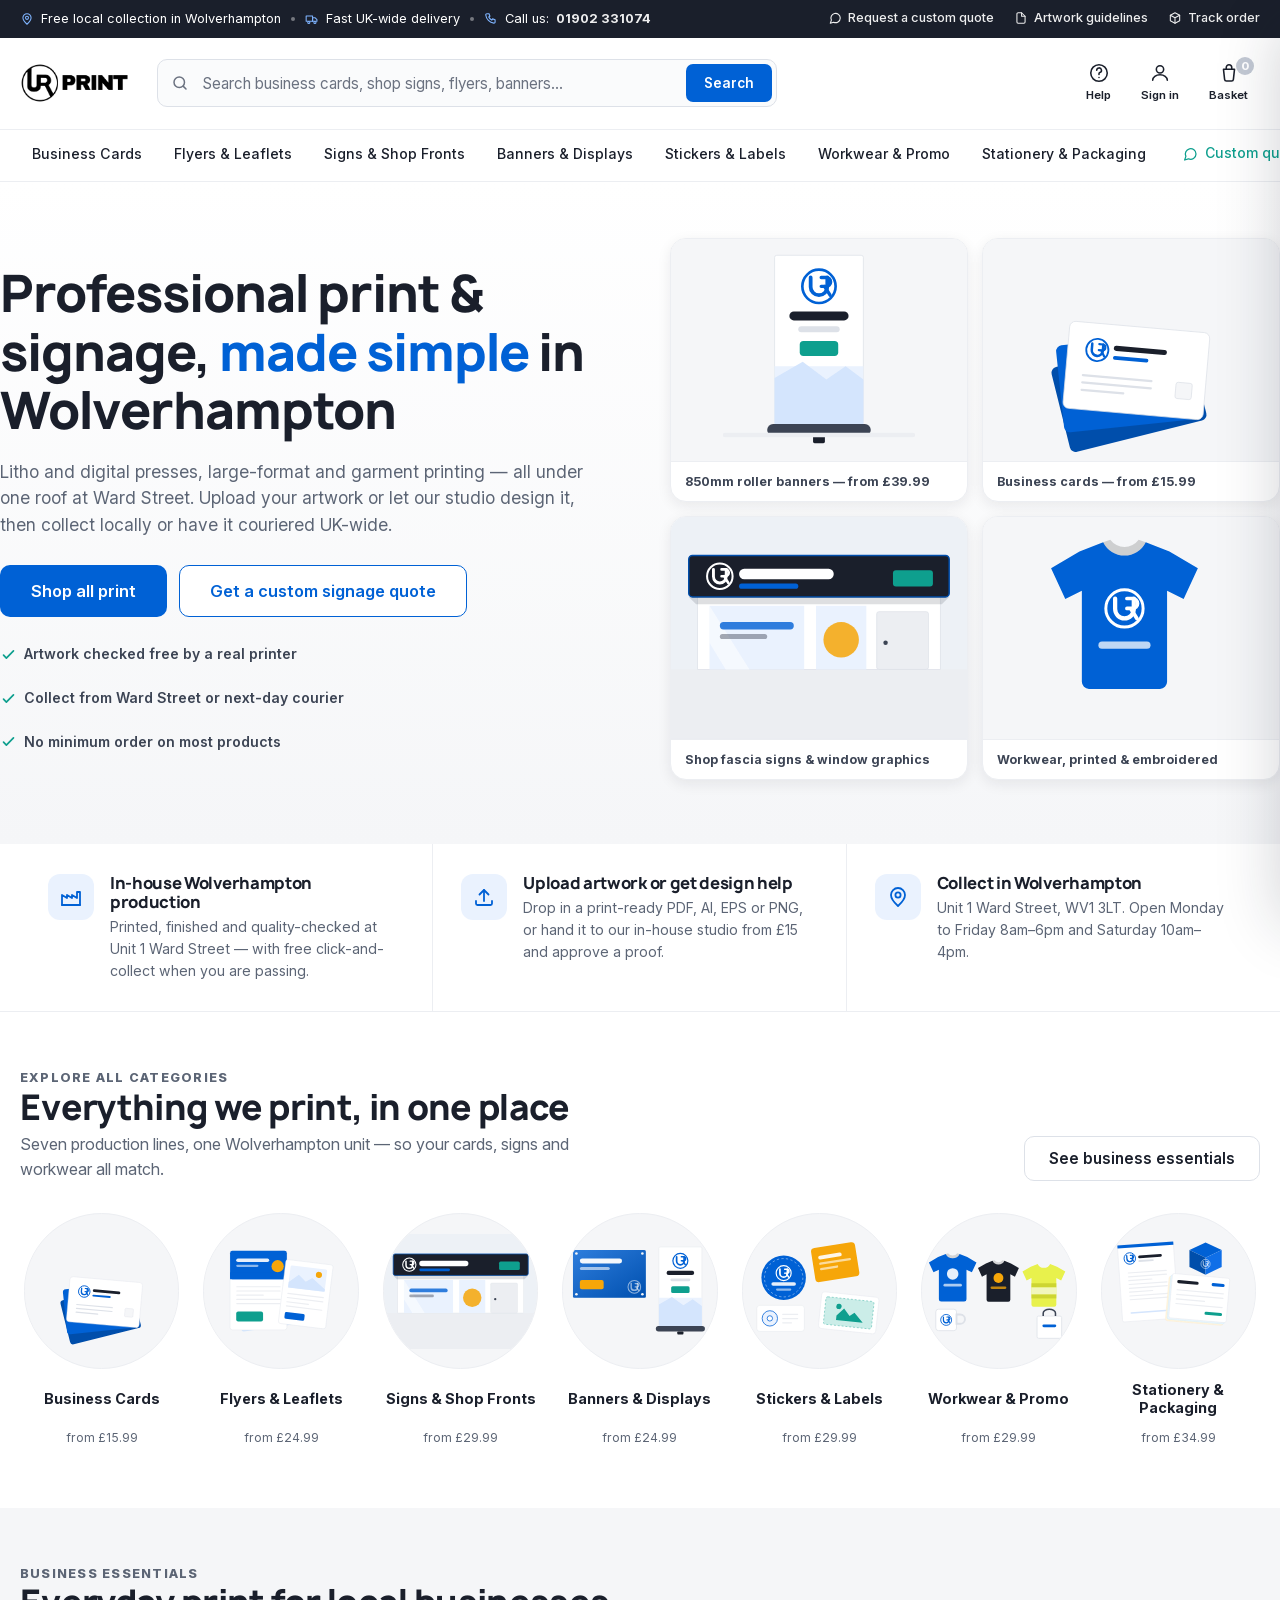
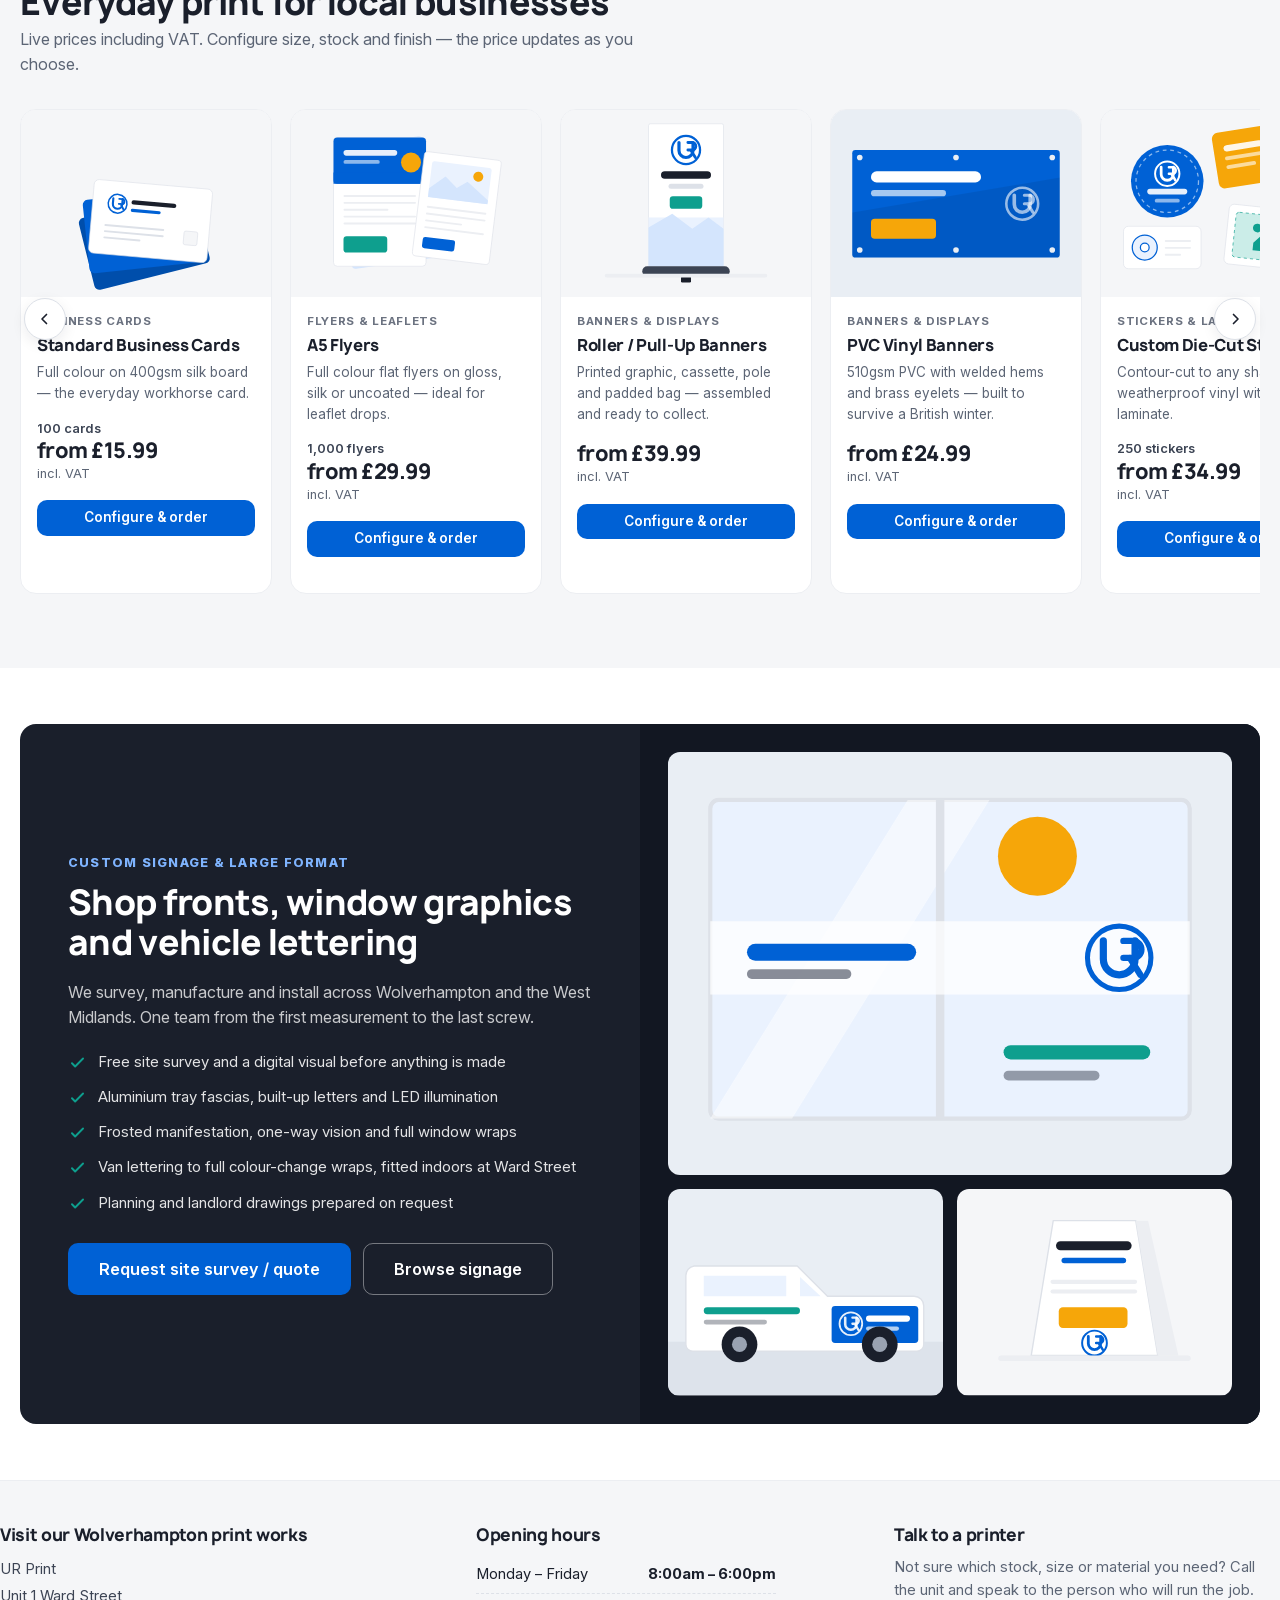
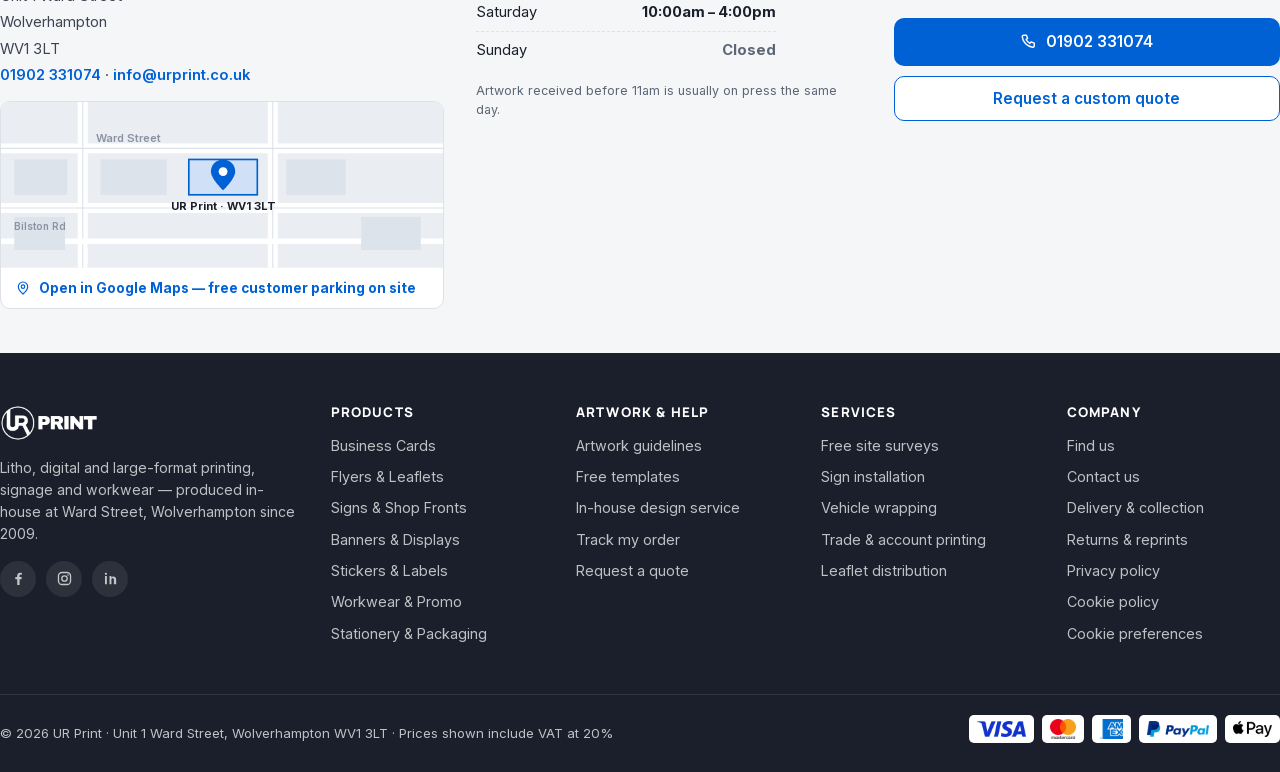
<file: index.html>
<!doctype html>
<html lang="en-GB">
<head>
<meta charset="utf-8">
<meta name="viewport" content="width=device-width, initial-scale=1">
<title>UR Print Wolverhampton | Business Cards, Flyers, Signs &amp; Banners</title>
<meta name="description" content="Professional printing and signage in Wolverhampton. Business cards from £15.99, 1000 A5 flyers from £29.99, roller banners from £39.99. Free local collection at Unit 1 Ward Street, WV1 3LT, or fast UK-wide delivery.">
<link rel="canonical" href="https://urprint-seven.vercel.app/">
<meta name="theme-color" content="#0061D5">
<meta property="og:type" content="website">
<meta property="og:site_name" content="UR Print">
<meta property="og:locale" content="en_GB">
<meta property="og:title" content="UR Print Wolverhampton | Business Cards, Flyers, Signs & Banners">
<meta property="og:description" content="Professional printing and signage in Wolverhampton. Business cards from £15.99, 1000 A5 flyers from £29.99, roller banners from £39.99. Free local collection at Unit 1 Ward Street, WV1 3LT, or fast UK-wide delivery.">
<meta property="og:url" content="https://urprint-seven.vercel.app/">
<meta property="og:image" content="https://urprint-seven.vercel.app/assets/img/og-image.png">
<meta property="og:image:width" content="1200">
<meta property="og:image:height" content="630">
<meta property="og:image:alt" content="UR Print, Wolverhampton">
<meta name="twitter:card" content="summary_large_image">
<link rel="icon" href="assets/img/favicon.png" type="image/png">
<link rel="apple-touch-icon" href="assets/img/apple-touch-icon.png">
<link rel="preload" href="assets/fonts/inter-var.woff2" as="font" type="font/woff2" crossorigin>
<link rel="preload" href="assets/fonts/manrope-800.woff2" as="font" type="font/woff2" crossorigin>
<link rel="stylesheet" href="assets/css/styles.css?v=645aa9e6">
<script type="application/ld+json">{"@context":"https://schema.org","@type":"LocalBusiness","@id":"https://urprint-seven.vercel.app/#business","name":"UR Print","url":"https://urprint-seven.vercel.app/","logo":"https://urprint-seven.vercel.app/assets/img/logo.png","image":"https://urprint-seven.vercel.app/assets/img/og-image.png","telephone":"+441902331074","email":"info@urprint.co.uk","address":{"@type":"PostalAddress","streetAddress":"Unit 1 Ward Street","addressLocality":"Wolverhampton","postalCode":"WV1 3LT","addressRegion":"West Midlands","addressCountry":"GB"},"openingHoursSpecification":[{"@type":"OpeningHoursSpecification","dayOfWeek":["Monday","Tuesday","Wednesday","Thursday","Friday"],"opens":"08:00","closes":"18:00"},{"@type":"OpeningHoursSpecification","dayOfWeek":"Saturday","opens":"10:00","closes":"16:00"}],"areaServed":[{"@type":"City","name":"Wolverhampton"},{"@type":"AdministrativeArea","name":"West Midlands"}]}</script>
</head>
<body>
<a class="skip-link" href="#main">Skip to content</a>
<div data-app-header></div>

<main id="main">
  <!-- ============================================ HERO ==================== -->
  <section class="hero">
    <div class="wrap hero__inner">
      <div class="hero__copy">
        <h1>Professional print &amp; signage, <span class="hl">made simple</span> in Wolverhampton</h1>
        <p class="hero__sub">
          Litho and digital presses, large-format and garment printing — all under one roof at Ward Street.
          Upload your artwork or let our studio design it, then collect locally or have it couriered UK-wide.
        </p>
        <div class="hero__cta">
          <a class="btn btn--lg" href="#categories">Shop all print</a>
          <a class="btn btn--lg btn--ghost" href="#" data-quote>Get a custom signage quote</a>
        </div>
        <ul class="hero__points" data-hero-points></ul>
      </div>
      <div class="hero__art">
        <div class="collage" data-hero-collage></div>
      </div>
    </div>
  </section>

  <!-- ============================== VALUE PROPOSITION ===================== -->
  <section class="valuestrip" aria-labelledby="why-heading">
    <div class="wrap">
      <h2 id="why-heading" class="sr-only">Why order from UR Print</h2>
      <div class="valuestrip__grid" data-value-strip></div>
    </div>
  </section>

  <!-- ==================================== CATEGORIES ====================== -->
  <section class="section" id="categories">
    <div class="wrap">
      <div class="section__head">
        <div>
          <p class="eyebrow">Explore all categories</p>
          <h2>Everything we print, in one place</h2>
          <p>Seven production lines, one Wolverhampton unit — so your cards, signs and workwear all match.</p>
        </div>
        <a class="btn btn--quiet" href="#essentials">See business essentials</a>
      </div>
      <div class="catgrid" data-category-grid></div>
    </div>
  </section>

  <!-- ==================================== BESTSELLERS ===================== -->
  <section class="section section--grey" id="essentials">
    <div class="wrap">
      <div class="section__head">
        <div>
          <p class="eyebrow">Business essentials</p>
          <h2>Everyday print for local businesses</h2>
          <p>Live prices including VAT. Configure size, stock and finish — the price updates as you choose.</p>
        </div>
      </div>
      <div class="carousel" data-essentials>
        <button class="carousel__nav carousel__nav--prev" type="button" data-carousel-prev aria-label="Previous products"></button>
        <div class="carousel__track" data-carousel-track></div>
        <button class="carousel__nav carousel__nav--next" type="button" data-carousel-next aria-label="More products"></button>
      </div>
    </div>
  </section>

  <!-- ================================ SIGNAGE SPOTLIGHT =================== -->
  <section class="section">
    <div class="wrap">
      <div class="spotlight">
        <div class="spotlight__inner">
          <div class="spotlight__copy">
            <p class="eyebrow">Custom signage &amp; large format</p>
            <h2>Shop fronts, window graphics and vehicle lettering</h2>
            <p>We survey, manufacture and install across Wolverhampton and the West Midlands. One team from the first measurement to the last screw.</p>
            <ul class="spotlight__list" data-spotlight-list></ul>
            <div class="spotlight__cta">
              <a class="btn btn--lg" href="#" data-quote>Request site survey / quote</a>
              <a class="btn btn--lg btn--ghost" href="category.html?c=signs-shop-fronts" style="background:transparent;color:#fff;border-color:rgba(255,255,255,.4)">Browse signage</a>
            </div>
          </div>
          <div class="spotlight__art" data-spotlight-art></div>
        </div>
      </div>
    </div>
  </section>

</main>

<div data-app-footer></div>

<script src="assets/js/catalog.js?v=e6c922df"></script>
<script src="assets/js/art.js?v=49a0b44f"></script>
<script src="assets/js/app.js?v=af92b93e"></script>
<script src="assets/js/consent.js?v=bf99be0d"></script>
<script src="assets/js/home.js?v=e38ada19"></script>
</body>
</html>
</file>
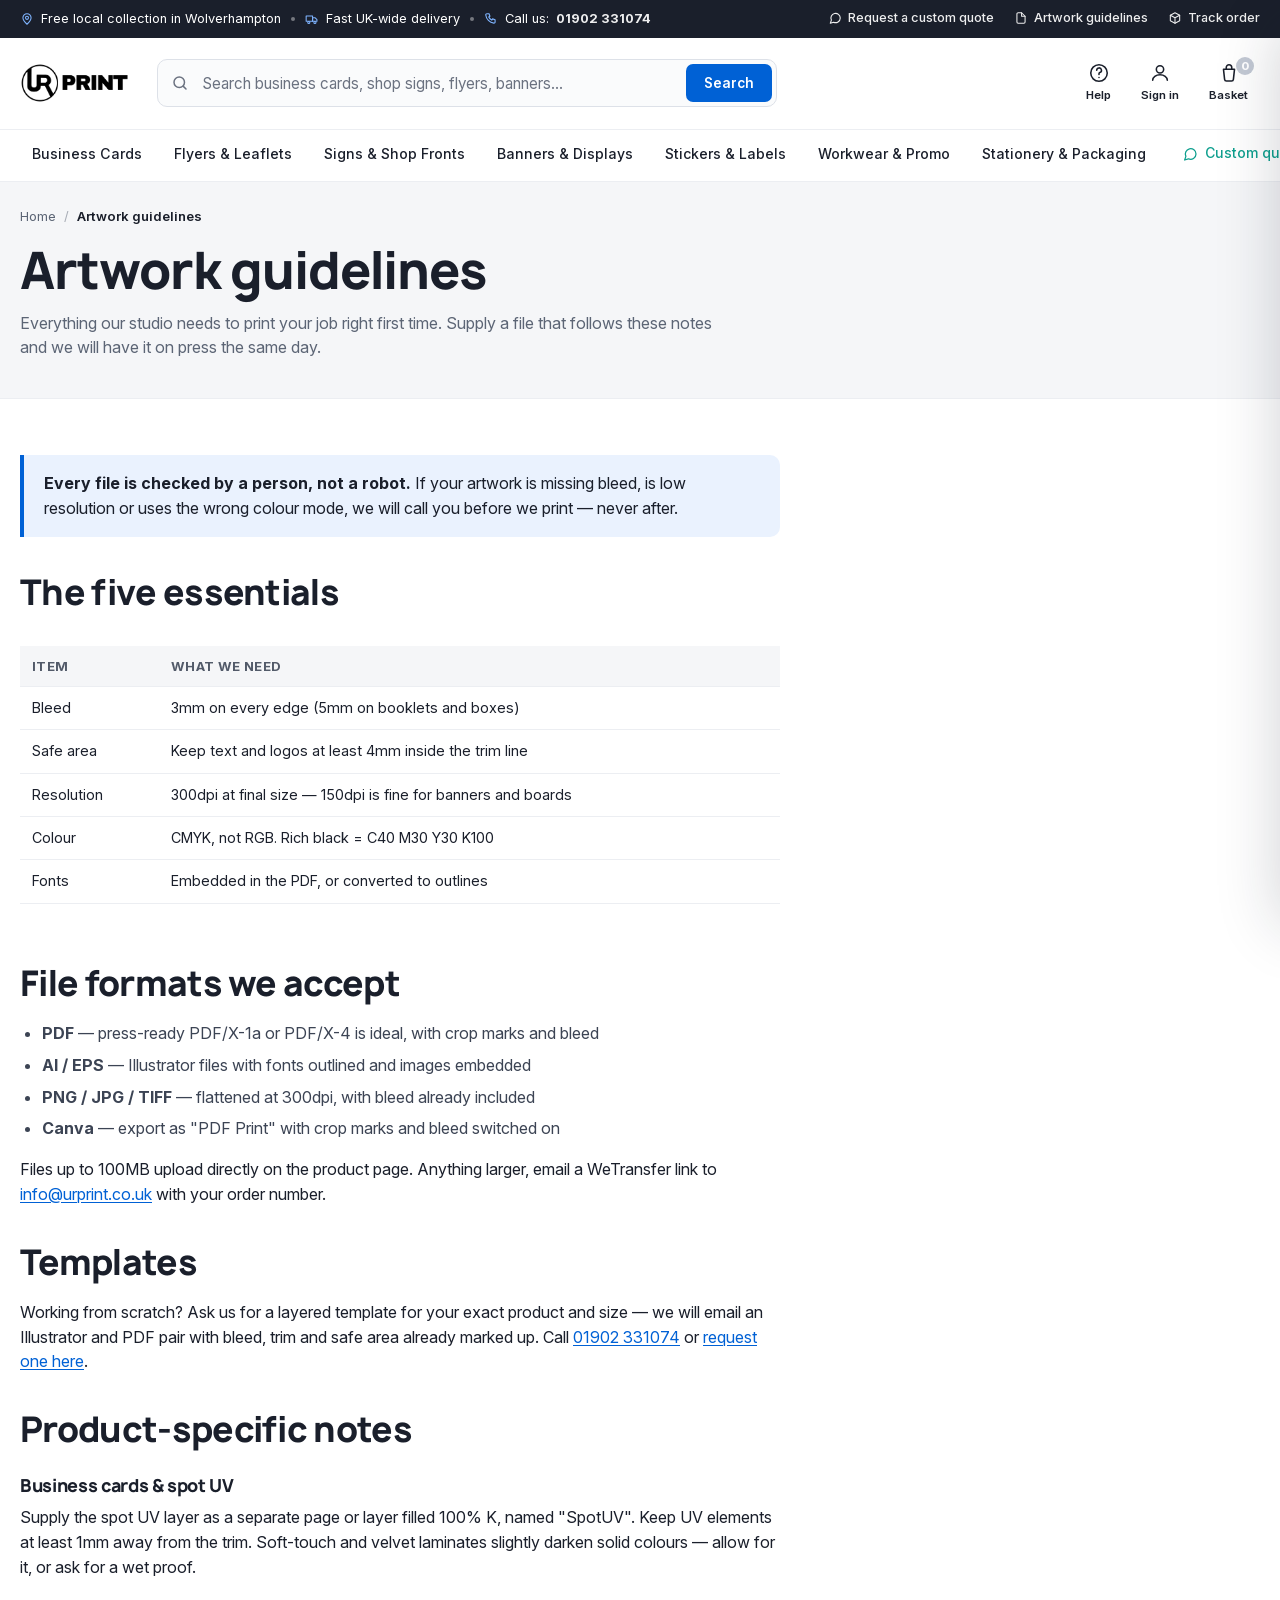
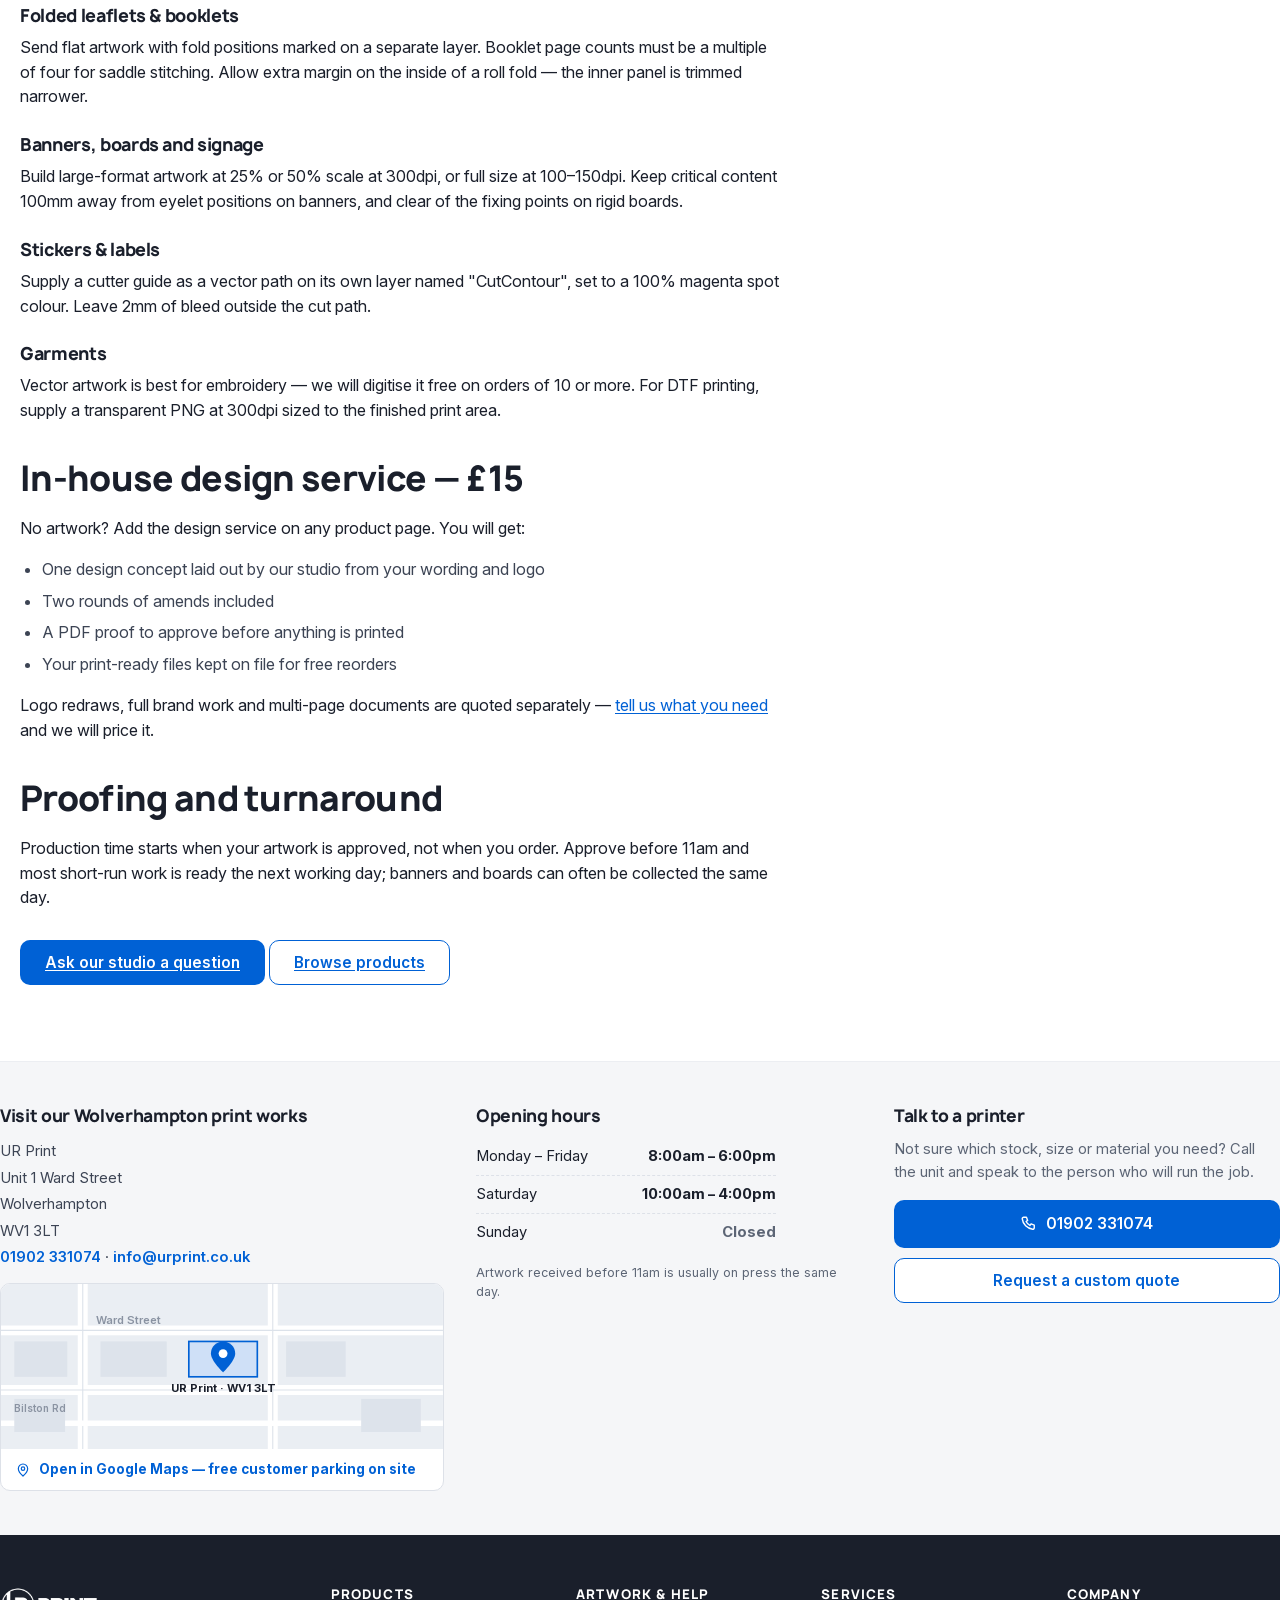
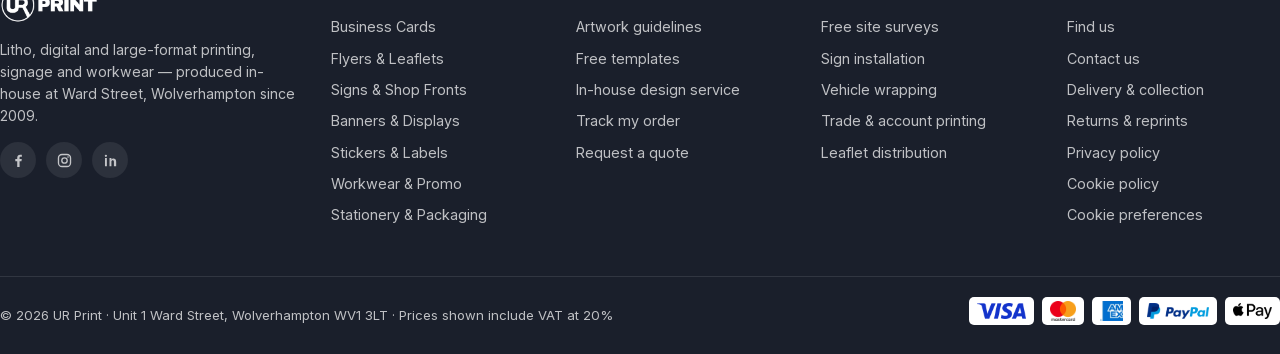
<file: artwork-guidelines.html>
<!doctype html>
<html lang="en-GB">
<head>
<meta charset="utf-8">
<meta name="viewport" content="width=device-width, initial-scale=1">
<title>Artwork guidelines &amp; design service | UR Print Wolverhampton</title>
<meta name="description" content="How to supply print-ready artwork to UR Print — bleed, resolution, colour and file formats — plus our in-house design service.">
<link rel="canonical" href="https://urprint-seven.vercel.app/artwork-guidelines.html">
<meta name="theme-color" content="#0061D5">
<meta property="og:type" content="website">
<meta property="og:site_name" content="UR Print">
<meta property="og:locale" content="en_GB">
<meta property="og:title" content="Artwork guidelines & design service | UR Print Wolverhampton">
<meta property="og:description" content="How to supply print-ready artwork to UR Print — bleed, resolution, colour and file formats — plus our in-house design service.">
<meta property="og:url" content="https://urprint-seven.vercel.app/artwork-guidelines.html">
<meta property="og:image" content="https://urprint-seven.vercel.app/assets/img/og-image.png">
<meta property="og:image:width" content="1200">
<meta property="og:image:height" content="630">
<meta property="og:image:alt" content="UR Print, Wolverhampton">
<meta name="twitter:card" content="summary_large_image">
<link rel="icon" href="assets/img/favicon.png" type="image/png">
<link rel="apple-touch-icon" href="assets/img/apple-touch-icon.png">
<link rel="preload" href="assets/fonts/inter-var.woff2" as="font" type="font/woff2" crossorigin>
<link rel="preload" href="assets/fonts/manrope-800.woff2" as="font" type="font/woff2" crossorigin>
<link rel="stylesheet" href="assets/css/styles.css?v=645aa9e6">
</head>
<body>
<a class="skip-link" href="#main">Skip to content</a>
<div data-app-header></div>
<main id="main">
  <div class="pagehead">
    <div class="wrap">
      <nav class="crumbs" aria-label="Breadcrumb">
        <a href="index.html">Home</a><span class="sep">/</span><span class="current">Artwork guidelines</span>
      </nav>
      <h1>Artwork guidelines</h1>
      <p>Everything our studio needs to print your job right first time. Supply a file that follows these notes and we will have it on press the same day.</p>
    </div>
  </div>

  <div class="wrap">
    <div class="prose">
      <div class="callout">
        <p><strong>Every file is checked by a person, not a robot.</strong> If your artwork is missing bleed, is low resolution
        or uses the wrong colour mode, we will call you before we print — never after.</p>
      </div>

      <h2 id="essentials">The five essentials</h2>
      <div class="table-scroll" role="region" tabindex="0" aria-label="Table 1, scroll horizontally to see all columns">
<table>
        <thead><tr><th>Item</th><th>What we need</th></tr></thead>
        <tbody>
          <tr><td>Bleed</td><td>3mm on every edge (5mm on booklets and boxes)</td></tr>
          <tr><td>Safe area</td><td>Keep text and logos at least 4mm inside the trim line</td></tr>
          <tr><td>Resolution</td><td>300dpi at final size — 150dpi is fine for banners and boards</td></tr>
          <tr><td>Colour</td><td>CMYK, not RGB. Rich black = C40 M30 Y30 K100</td></tr>
          <tr><td>Fonts</td><td>Embedded in the PDF, or converted to outlines</td></tr>
        </tbody>
      </table>
</div>

      <h2>File formats we accept</h2>
      <ul class="bullets">
        <li><strong>PDF</strong> — press-ready PDF/X-1a or PDF/X-4 is ideal, with crop marks and bleed</li>
        <li><strong>AI / EPS</strong> — Illustrator files with fonts outlined and images embedded</li>
        <li><strong>PNG / JPG / TIFF</strong> — flattened at 300dpi, with bleed already included</li>
        <li><strong>Canva</strong> — export as "PDF Print" with crop marks and bleed switched on</li>
      </ul>
      <p>Files up to 100MB upload directly on the product page. Anything larger, email a WeTransfer link to
      <a href="mailto:info@urprint.co.uk">info@urprint.co.uk</a> with your order number.</p>

      <h2 id="templates">Templates</h2>
      <p>Working from scratch? Ask us for a layered template for your exact product and size — we will email an
      Illustrator and PDF pair with bleed, trim and safe area already marked up. Call
      <a href="tel:+441902331074">01902 331074</a> or <a href="#" data-quote>request one here</a>.</p>

      <h2>Product-specific notes</h2>
      <h3>Business cards &amp; spot UV</h3>
      <p>Supply the spot UV layer as a separate page or layer filled 100% K, named "SpotUV". Keep UV elements
      at least 1mm away from the trim. Soft-touch and velvet laminates slightly darken solid colours — allow for it,
      or ask for a wet proof.</p>
      <h3>Folded leaflets &amp; booklets</h3>
      <p>Send flat artwork with fold positions marked on a separate layer. Booklet page counts must be a multiple of
      four for saddle stitching. Allow extra margin on the inside of a roll fold — the inner panel is trimmed narrower.</p>
      <h3>Banners, boards and signage</h3>
      <p>Build large-format artwork at 25% or 50% scale at 300dpi, or full size at 100–150dpi. Keep critical content
      100mm away from eyelet positions on banners, and clear of the fixing points on rigid boards.</p>
      <h3>Stickers &amp; labels</h3>
      <p>Supply a cutter guide as a vector path on its own layer named "CutContour", set to a 100% magenta spot colour.
      Leave 2mm of bleed outside the cut path.</p>
      <h3>Garments</h3>
      <p>Vector artwork is best for embroidery — we will digitise it free on orders of 10 or more. For DTF printing,
      supply a transparent PNG at 300dpi sized to the finished print area.</p>

      <h2 id="design">In-house design service — £15</h2>
      <p>No artwork? Add the design service on any product page. You will get:</p>
      <ul class="bullets">
        <li>One design concept laid out by our studio from your wording and logo</li>
        <li>Two rounds of amends included</li>
        <li>A PDF proof to approve before anything is printed</li>
        <li>Your print-ready files kept on file for free reorders</li>
      </ul>
      <p>Logo redraws, full brand work and multi-page documents are quoted separately —
      <a href="#" data-quote>tell us what you need</a> and we will price it.</p>

      <h2>Proofing and turnaround</h2>
      <p>Production time starts when your artwork is approved, not when you order. Approve before 11am and most
      short-run work is ready the next working day; banners and boards can often be collected the same day.</p>

      <p style="margin-top:30px">
        <a class="btn" href="#" data-quote>Ask our studio a question</a>
        <a class="btn btn--ghost" href="category.html">Browse products</a>
      </p>
    </div>
  </div>
</main>
<div data-app-footer></div>
<script src="assets/js/catalog.js?v=e6c922df"></script>
<script src="assets/js/art.js?v=49a0b44f"></script>
<script src="assets/js/app.js?v=af92b93e"></script>
<script src="assets/js/consent.js?v=bf99be0d"></script>
</body>
</html>
</file>
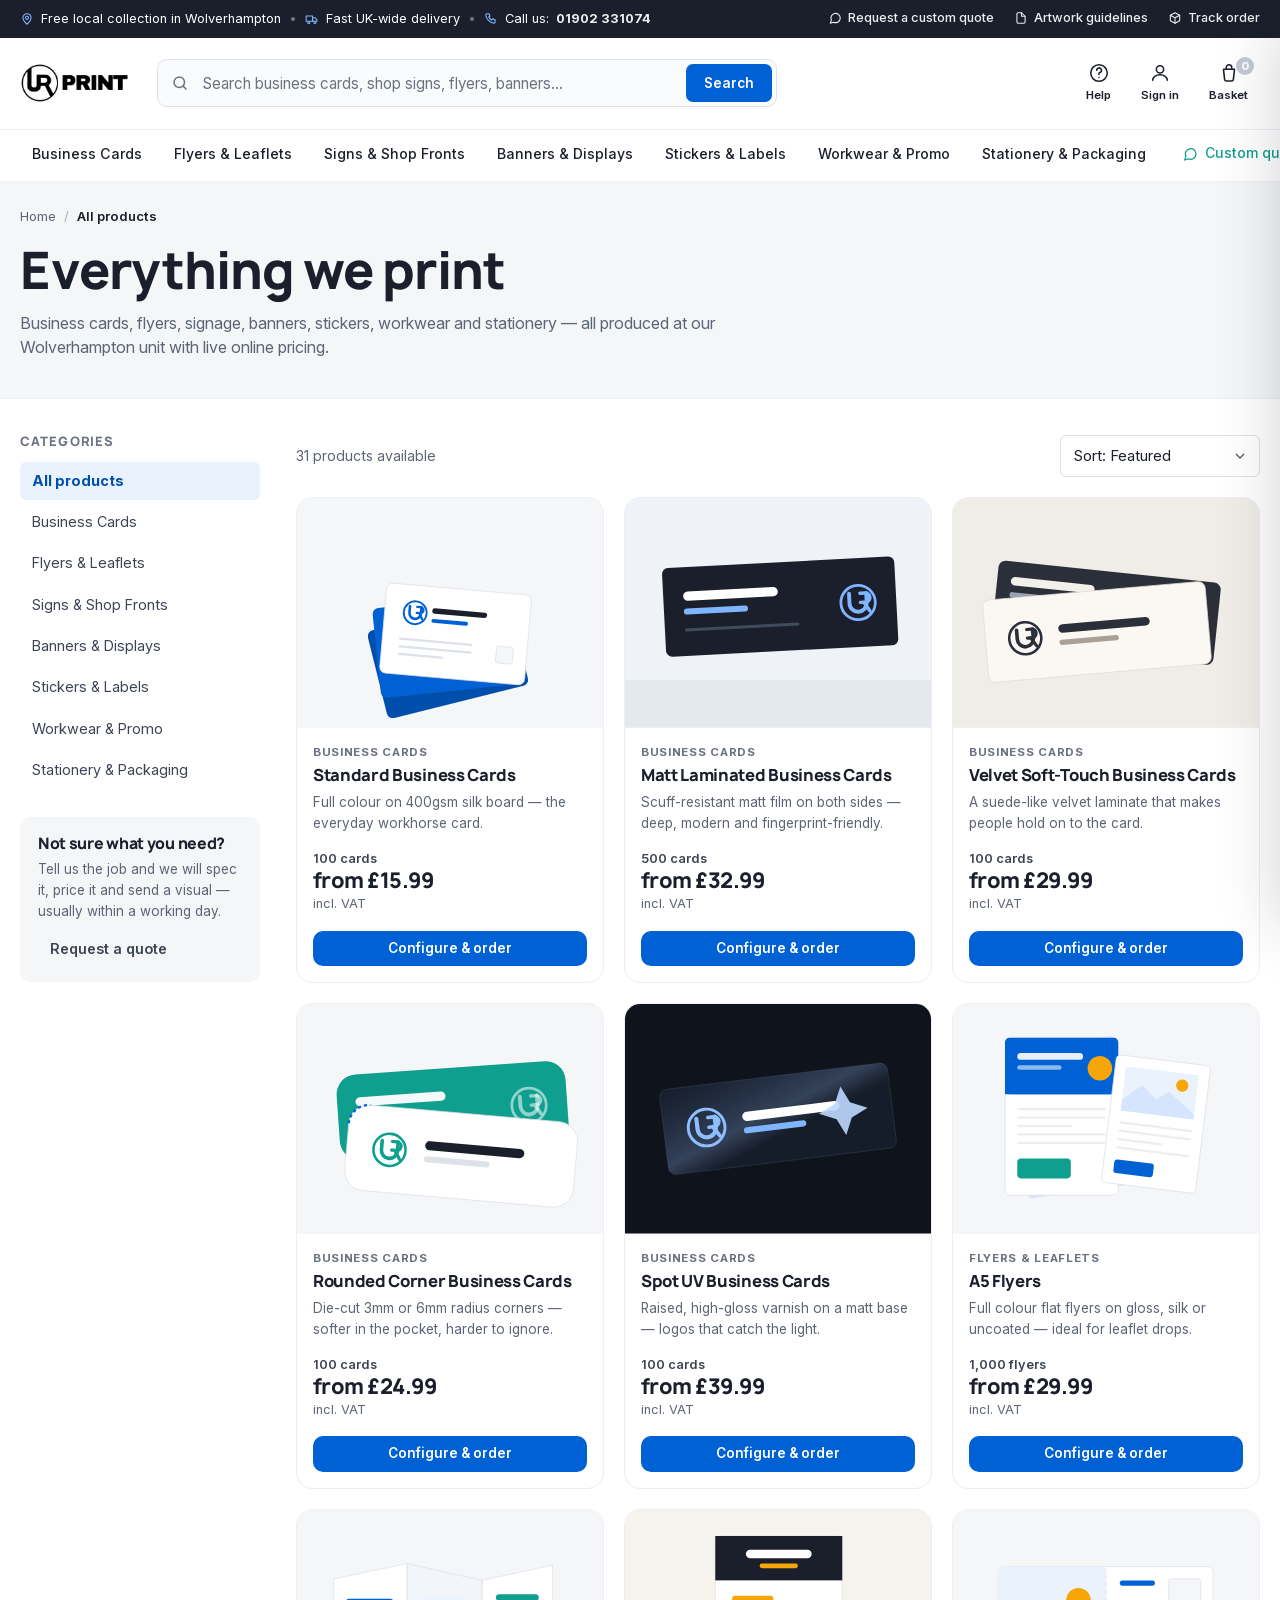
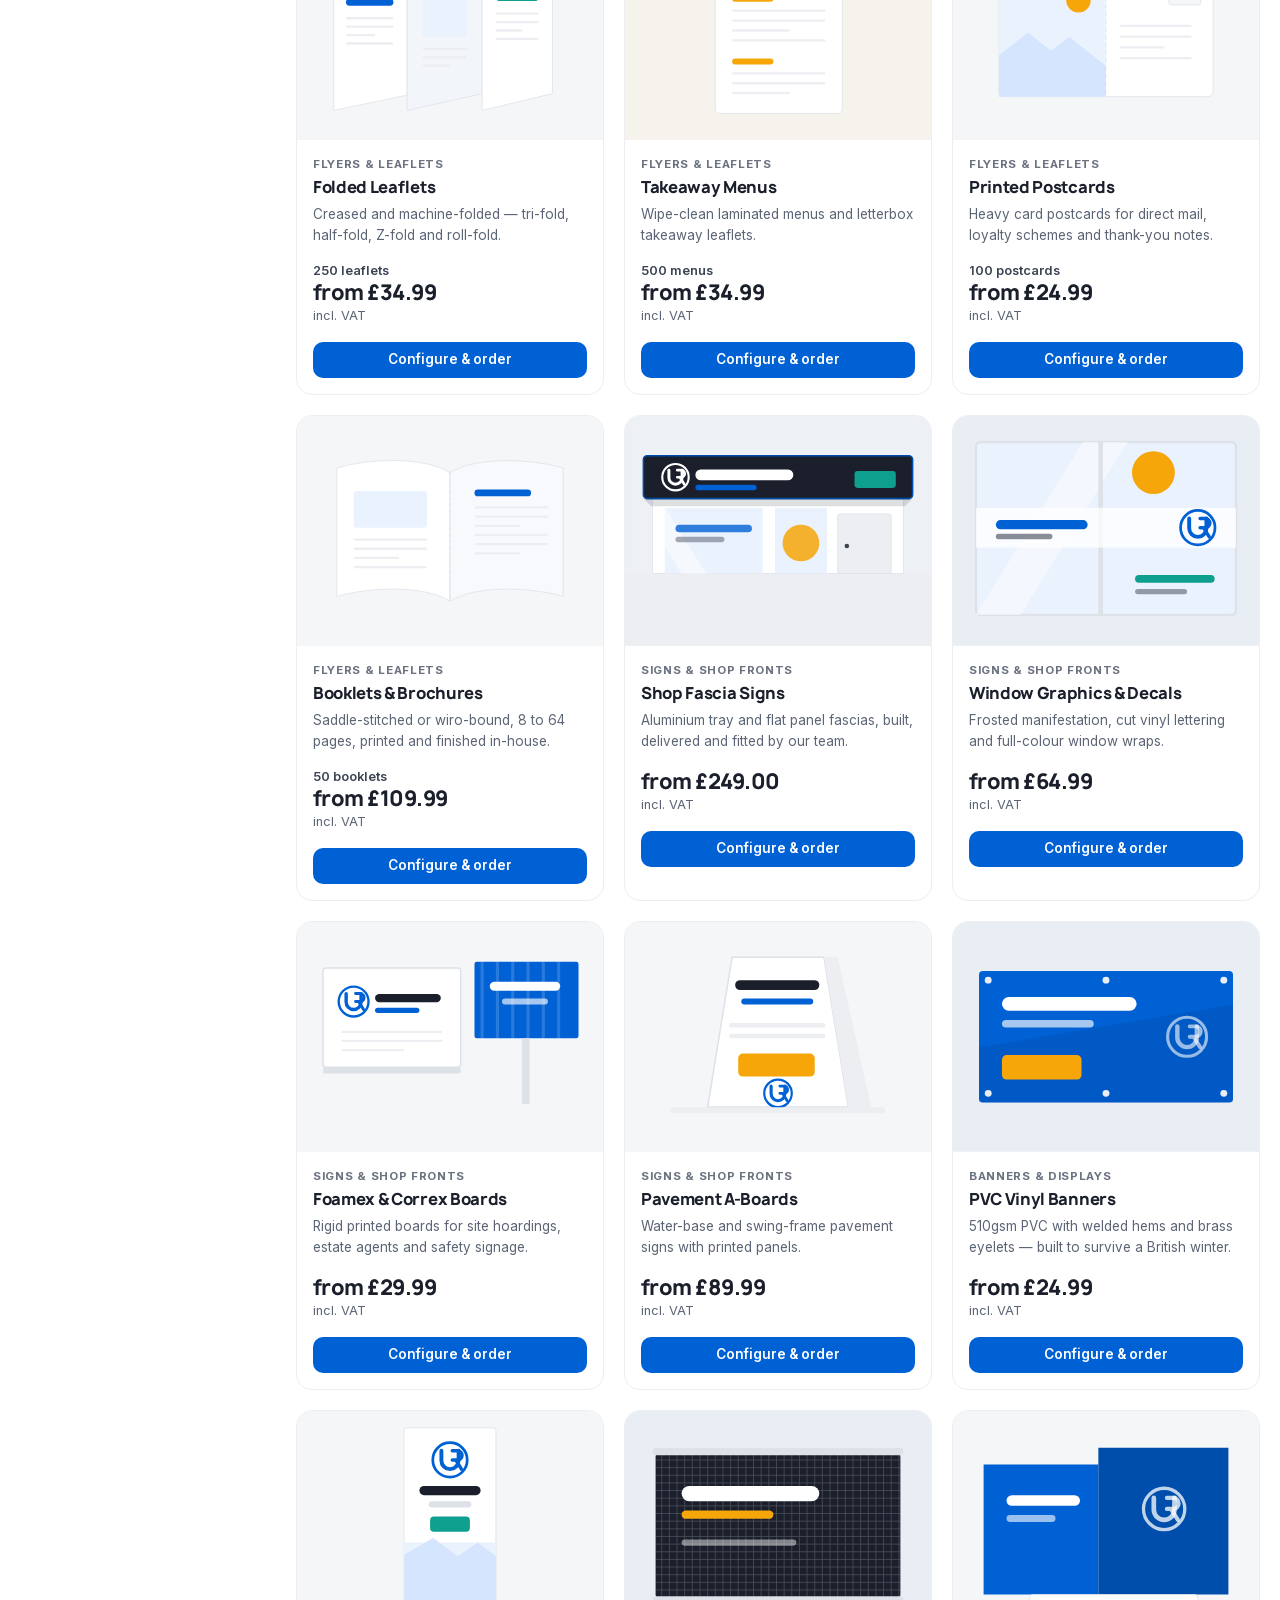
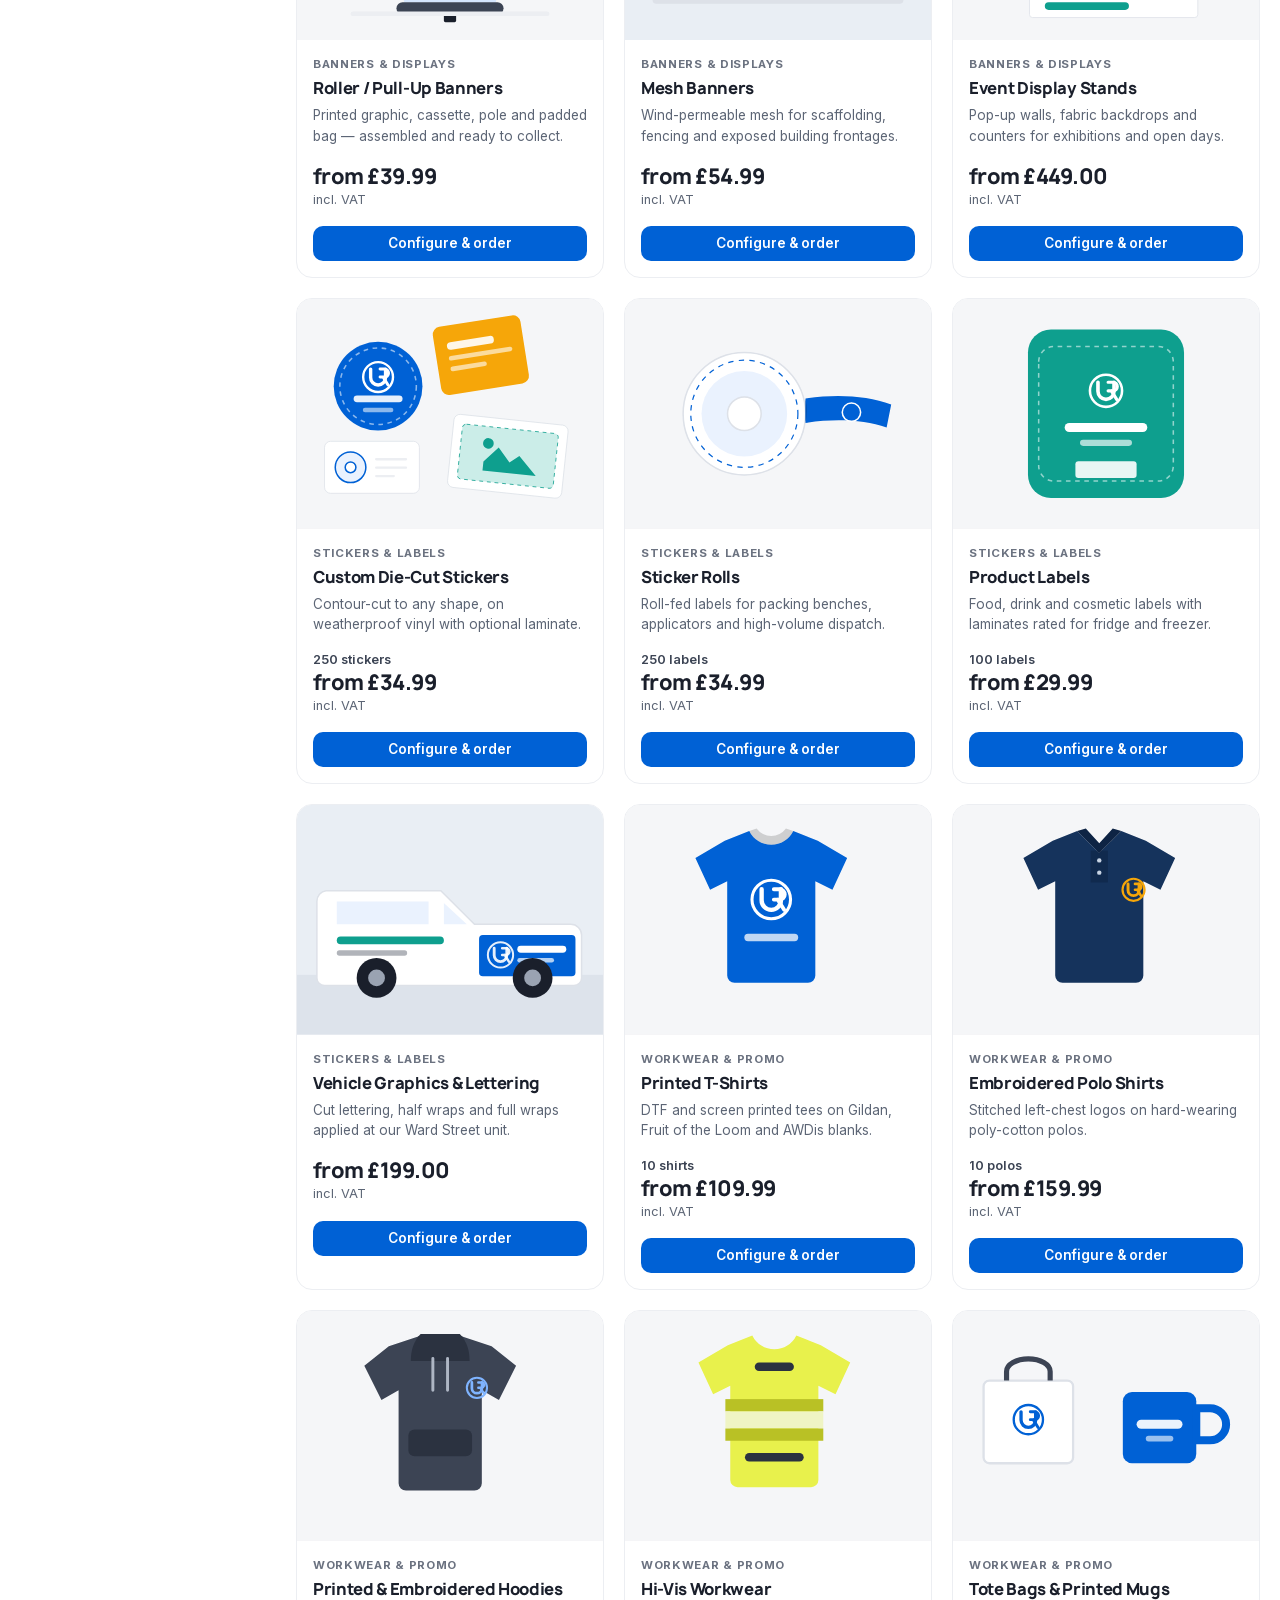
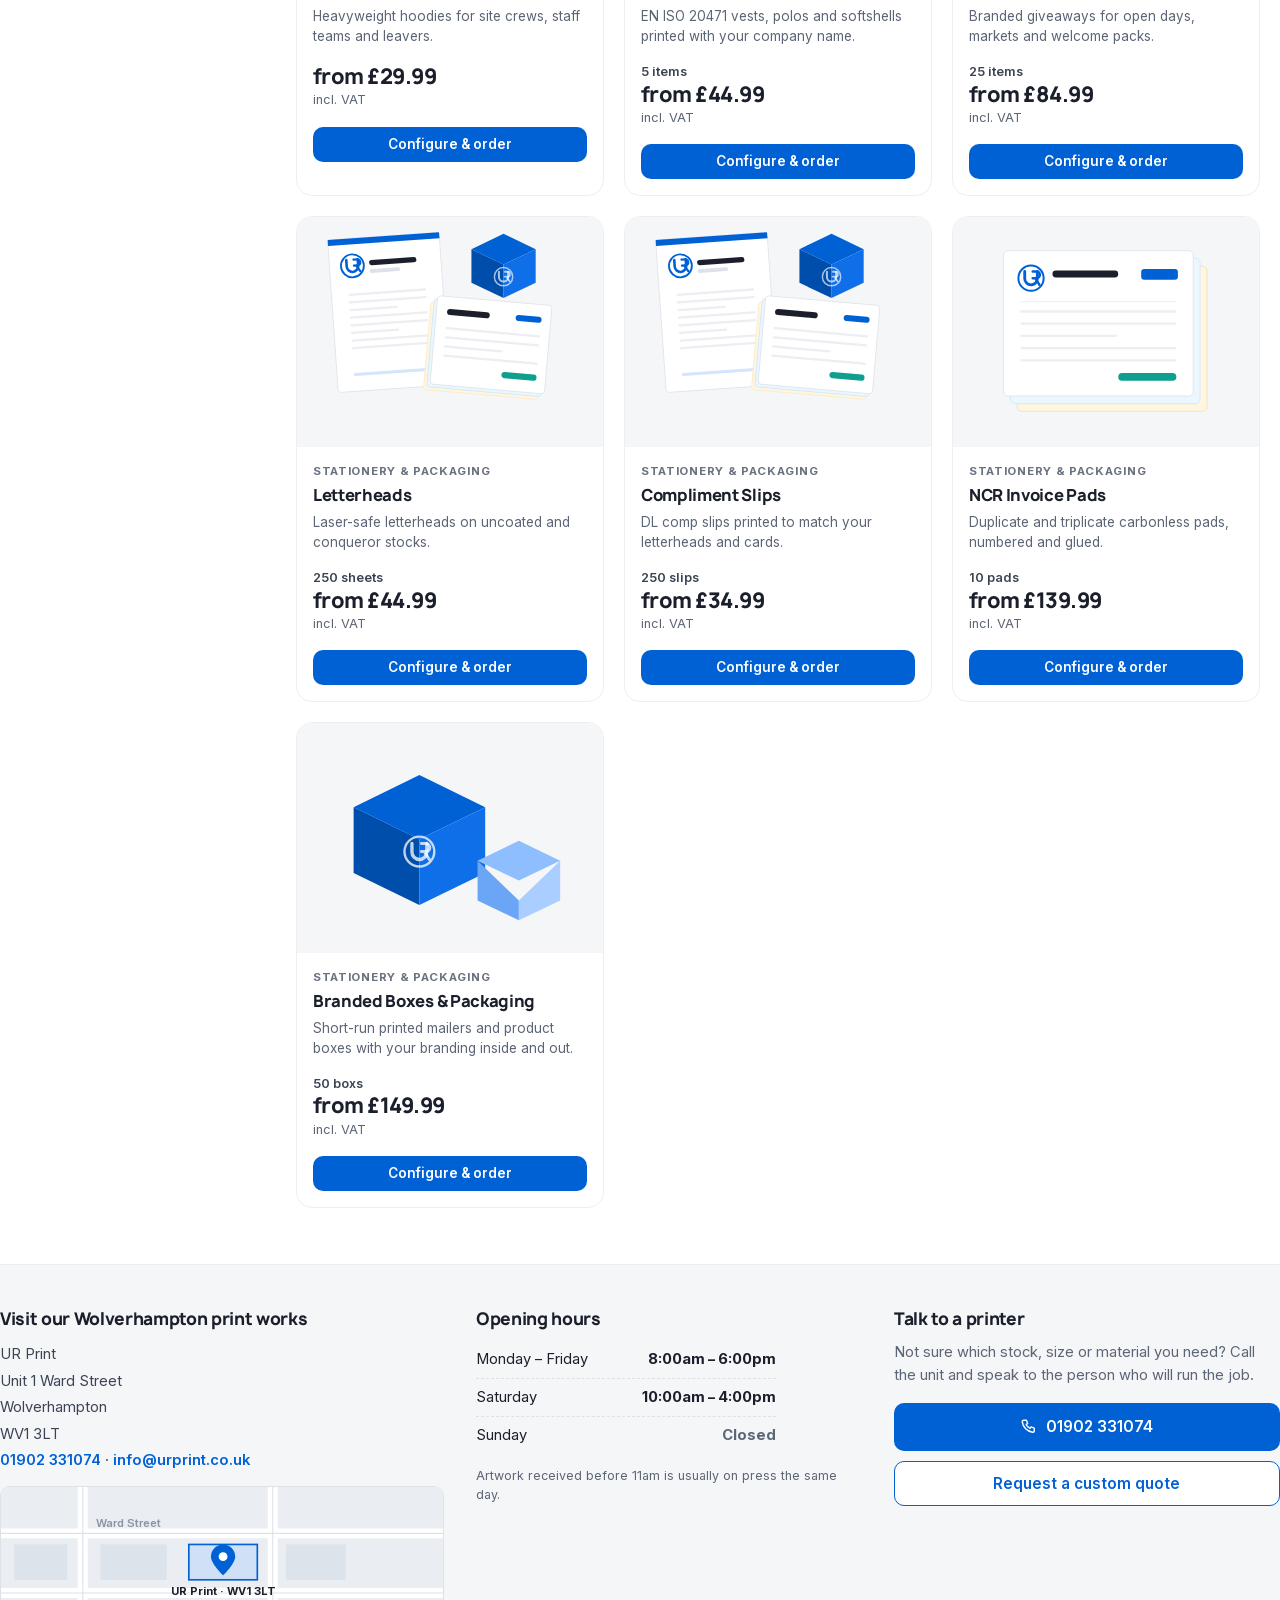
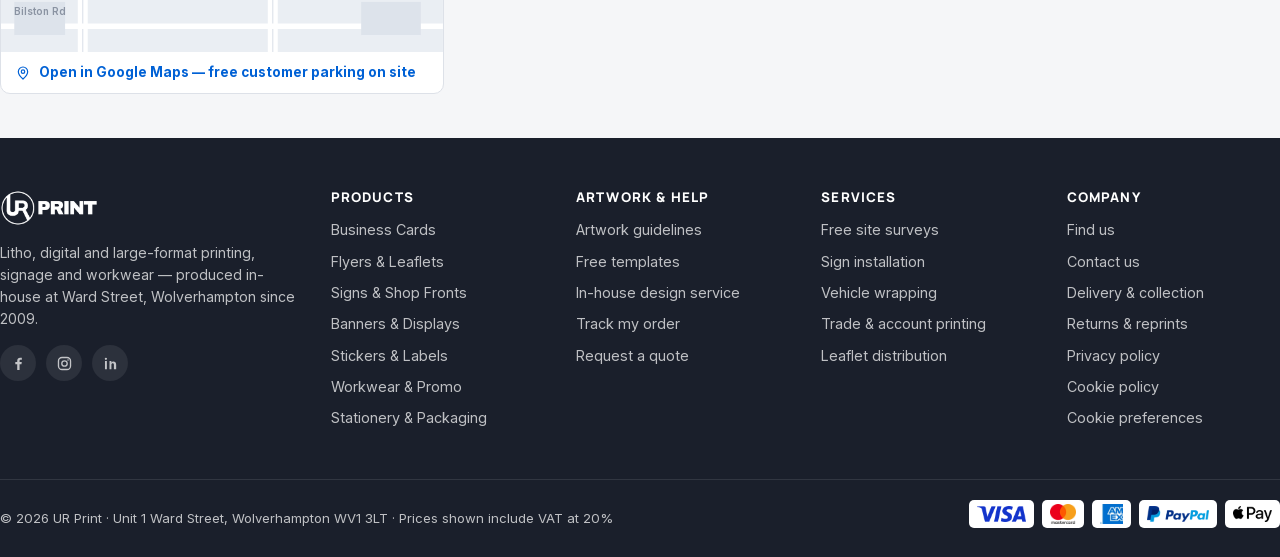
<file: category.html>
<!doctype html>
<html lang="en-GB">
<head>
<meta charset="utf-8">
<meta name="viewport" content="width=device-width, initial-scale=1">
<title>Shop products | UR Print Wolverhampton</title>
<meta name="description" content="Browse UR Print's Wolverhampton product range — business cards, flyers, signs, banners, stickers, workwear and stationery with live pricing.">
<link rel="canonical" href="https://urprint-seven.vercel.app/category.html">
<meta name="theme-color" content="#0061D5">
<meta property="og:type" content="website">
<meta property="og:site_name" content="UR Print">
<meta property="og:locale" content="en_GB">
<meta property="og:title" content="Shop products | UR Print Wolverhampton">
<meta property="og:description" content="Browse UR Print's Wolverhampton product range — business cards, flyers, signs, banners, stickers, workwear and stationery with live pricing.">
<meta property="og:url" content="https://urprint-seven.vercel.app/category.html">
<meta property="og:image" content="https://urprint-seven.vercel.app/assets/img/og-image.png">
<meta property="og:image:width" content="1200">
<meta property="og:image:height" content="630">
<meta property="og:image:alt" content="UR Print, Wolverhampton">
<meta name="twitter:card" content="summary_large_image">
<link rel="icon" href="assets/img/favicon.png" type="image/png">
<link rel="apple-touch-icon" href="assets/img/apple-touch-icon.png">
<link rel="preload" href="assets/fonts/inter-var.woff2" as="font" type="font/woff2" crossorigin>
<link rel="preload" href="assets/fonts/manrope-800.woff2" as="font" type="font/woff2" crossorigin>
<link rel="stylesheet" href="assets/css/styles.css?v=645aa9e6">
</head>
<body>
<a class="skip-link" href="#main">Skip to content</a>
<div data-app-header></div>

<main id="main">
  <div class="pagehead">
    <div class="wrap">
      <nav class="crumbs" aria-label="Breadcrumb" data-crumbs></nav>
      <h1 data-cat-title>Products</h1>
      <p data-cat-blurb></p>
    </div>
  </div>

  <div class="wrap">
    <div class="catlayout">
      <aside class="filters" aria-label="Filter products">
        <h2 class="sr-only">Filter products</h2>
        <div class="filters__block">
          <h3>Categories</h3>
          <ul data-filter-cats></ul>
        </div>
        <div class="filters__block" data-filter-subs-block hidden>
          <h3 data-subs-heading>Product type</h3>
          <ul data-filter-subs></ul>
        </div>
        <div class="helpbox">
          <h4>Not sure what you need?</h4>
          <p>Tell us the job and we will spec it, price it and send a visual — usually within a working day.</p>
          <a class="btn btn--sm btn--block" href="#" data-quote>Request a quote</a>
        </div>
      </aside>

      <div>
        <div class="toolbar">
          <span class="count" data-count></span>
          <label class="sr-only" for="sortby">Sort products</label>
          <select id="sortby" data-sort>
            <option value="featured">Sort: Featured</option>
            <option value="price-asc">Price: low to high</option>
            <option value="price-desc">Price: high to low</option>
            <option value="name">Name: A–Z</option>
          </select>
        </div>
        <h2 class="sr-only">Products</h2>
        <div class="prodgrid" data-prodgrid></div>
      </div>
    </div>
  </div>
</main>

<div data-app-footer></div>
<script src="assets/js/catalog.js?v=e6c922df"></script>
<script src="assets/js/art.js?v=49a0b44f"></script>
<script src="assets/js/app.js?v=af92b93e"></script>
<script src="assets/js/consent.js?v=bf99be0d"></script>
<script src="assets/js/category.js?v=061027f6"></script>
</body>
</html>
</file>
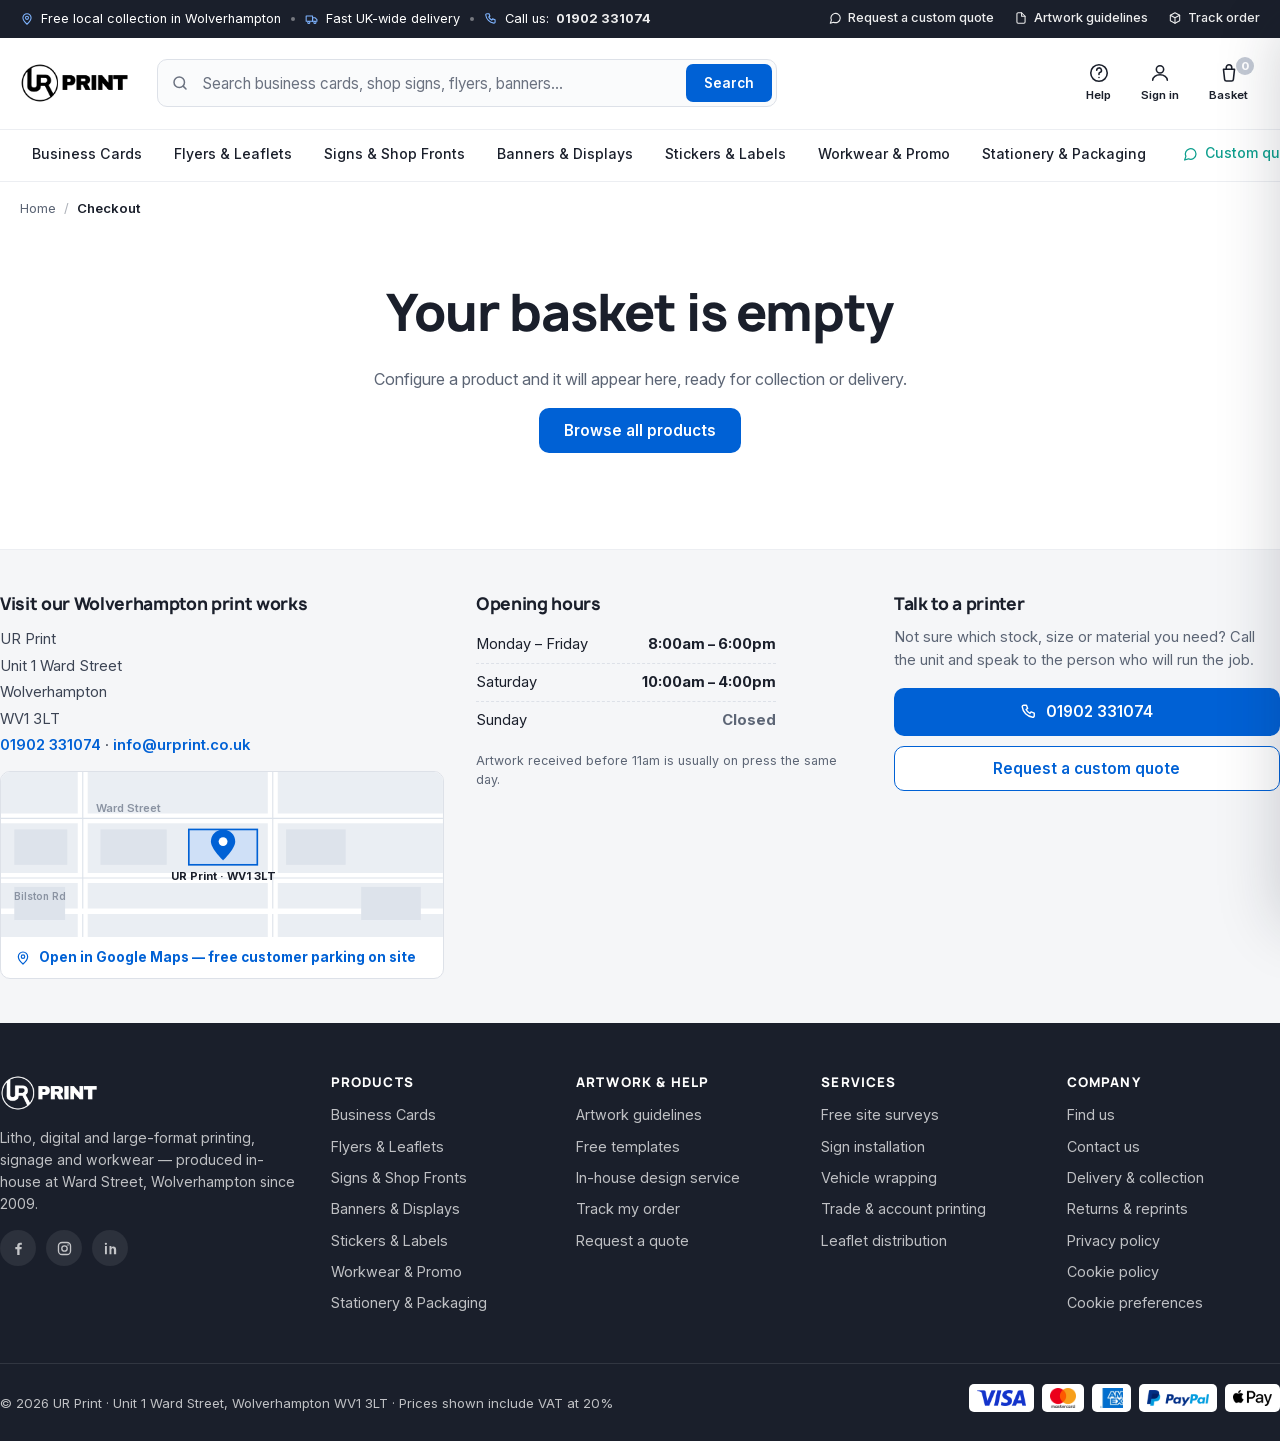
<file: checkout.html>
<!doctype html>
<html lang="en-GB">
<head>
<meta charset="utf-8">
<meta name="viewport" content="width=device-width, initial-scale=1">
<title>Checkout | UR Print Wolverhampton</title>
<meta name="robots" content="noindex">
<link rel="canonical" href="https://urprint-seven.vercel.app/checkout.html">
<meta name="theme-color" content="#0061D5">
<link rel="icon" href="assets/img/favicon.png" type="image/png">
<link rel="apple-touch-icon" href="assets/img/apple-touch-icon.png">
<link rel="preload" href="assets/fonts/inter-var.woff2" as="font" type="font/woff2" crossorigin>
<link rel="preload" href="assets/fonts/manrope-800.woff2" as="font" type="font/woff2" crossorigin>
<link rel="stylesheet" href="assets/css/styles.css?v=645aa9e6">
</head>
<body>
<a class="skip-link" href="#main">Skip to content</a>
<div data-app-header></div>

<main id="main">
  <div class="wrap">
    <nav class="crumbs" aria-label="Breadcrumb">
      <a href="index.html">Home</a><span class="sep">/</span><span class="current">Checkout</span>
    </nav>

    <div data-empty hidden style="padding:50px 0 80px;text-align:center">
      <h1>Your basket is empty</h1>
      <p style="color:var(--ink-60)">Configure a product and it will appear here, ready for collection or delivery.</p>
      <p><a class="btn" href="category.html">Browse all products</a></p>
    </div>

    <div class="checkout" data-checkout hidden>
      <form data-checkout-form novalidate>
        <h1 style="font-size:2rem;margin-bottom:18px">Checkout</h1>

        <section class="cocard">
          <h2><span class="cocard__num">1</span> Contact details</h2>
          <div class="grid2">
            <div class="field"><label for="c-first">First name</label><input id="c-first" name="first" type="text" autocomplete="given-name" required></div>
            <div class="field"><label for="c-last">Last name</label><input id="c-last" name="last" type="text" autocomplete="family-name" required></div>
            <div class="field"><label for="c-email">Email</label><input id="c-email" name="email" type="email" autocomplete="email" required>
              <p class="hint">Your proof and order updates go here.</p></div>
            <div class="field"><label for="c-phone">Mobile</label><input id="c-phone" name="phone" type="tel" autocomplete="tel" required>
              <p class="hint">We text you when the job is boxed.</p></div>
          </div>
          <div class="field"><label for="c-company">Company (optional)</label><input id="c-company" name="company" type="text" autocomplete="organization"></div>
        </section>

        <section class="cocard">
          <h2><span class="cocard__num">2</span> Collection or delivery</h2>
          <div data-fulfil-picker></div>
          <div data-fulfil-detail></div>
        </section>

        <section class="cocard">
          <h2><span class="cocard__num">3</span> Payment</h2>
          <div class="field"><label for="c-card">Card number</label><input id="c-card" name="card" type="text" inputmode="numeric" placeholder="4242 4242 4242 4242" autocomplete="cc-number"></div>
          <div class="grid2">
            <div class="field"><label for="c-exp">Expiry</label><input id="c-exp" name="exp" type="text" placeholder="MM / YY" autocomplete="cc-exp"></div>
            <div class="field"><label for="c-cvc">Security code</label><input id="c-cvc" name="cvc" type="text" inputmode="numeric" placeholder="123" autocomplete="cc-csc"></div>
          </div>
          <div class="callout"><p><strong>This is a demonstration storefront.</strong> No payment is taken, no card details are transmitted and nothing you type here leaves your browser.</p></div>
          <div class="field"><label class="checkline"><input type="checkbox" name="terms" value="yes">
            I confirm my artwork is print-ready, or that I have asked UR Print to design it for me.</label></div>
          <div data-checkout-error></div>
          <button class="btn btn--lg btn--block" type="submit" data-place>Place order</button>
          <p class="trustline" data-secureline></p>
        </section>
      </form>

      <aside class="summary">
        <div class="summary__head"><h2>Order summary</h2><a href="#" data-basket-open style="font-size:.85rem">Edit</a></div>
        <div class="summary__items" data-summary-items></div>
        <div class="summary__foot" data-summary-totals></div>
      </aside>
    </div>

    <div class="confirm" data-confirm hidden>
      <div class="confirm__tick" data-tick></div>
      <h1>Order received — thank you</h1>
      <p style="color:var(--ink-60)">We have emailed your confirmation. Your order reference is:</p>
      <div class="confirm__ref" data-ref></div>
      <div data-confirm-detail></div>
      <p style="margin-top:26px">
        <a class="btn" href="index.html">Back to the shop</a>
        <a class="btn btn--ghost" href="track-order.html">Track this order</a>
      </p>
    </div>
  </div>
</main>

<div data-app-footer></div>
<script src="assets/js/catalog.js?v=e6c922df"></script>
<script src="assets/js/art.js?v=49a0b44f"></script>
<script src="assets/js/app.js?v=af92b93e"></script>
<script src="assets/js/consent.js?v=bf99be0d"></script>
<script src="assets/js/checkout.js?v=1bdd7b17"></script>
</body>
</html>
</file>
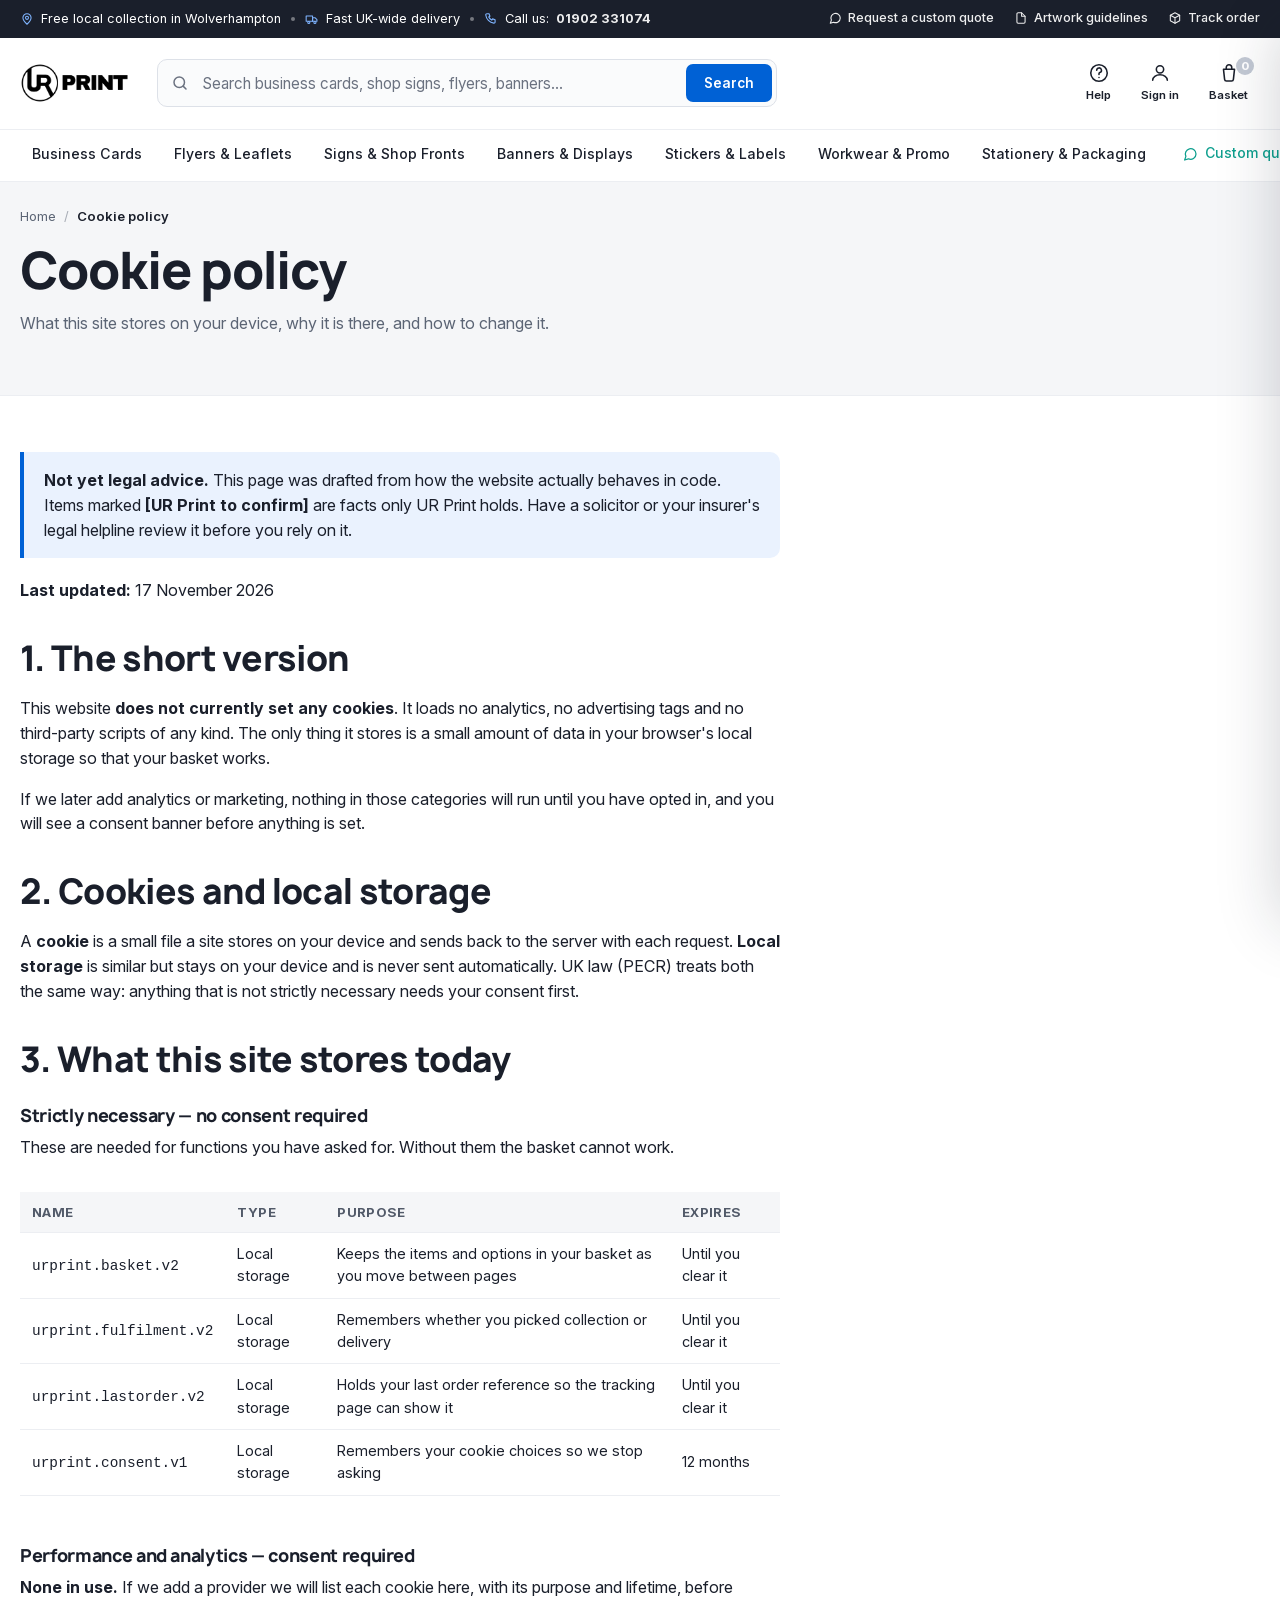
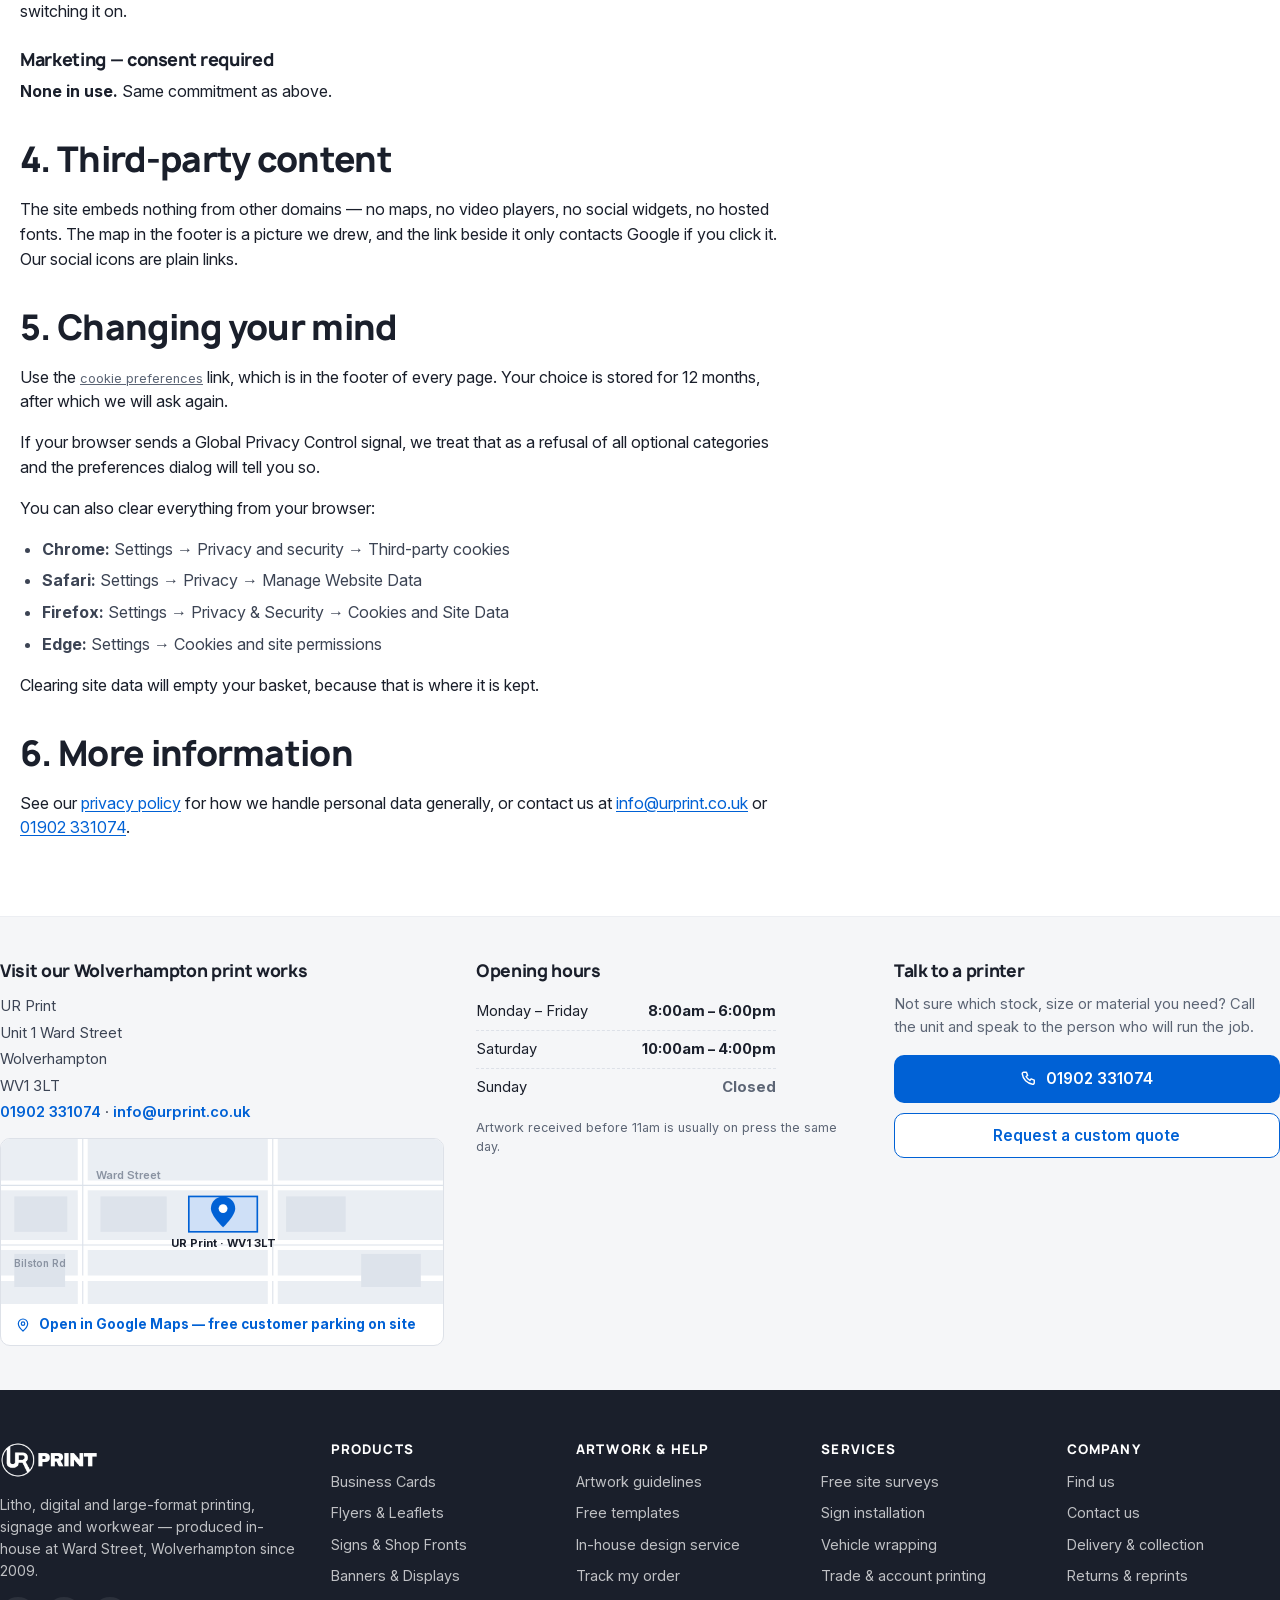
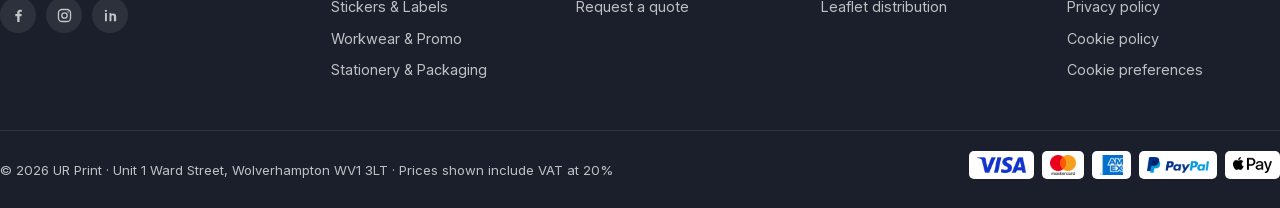
<file: cookie-policy.html>
<!doctype html>
<html lang="en-GB">
<head>
<meta charset="utf-8">
<meta name="viewport" content="width=device-width, initial-scale=1">
<title>Cookie Policy | UR Print Wolverhampton</title>
<meta name="description" content="What UR Print stores on your device, why, and how to change your preferences at any time.">
<link rel="canonical" href="https://urprint-seven.vercel.app/cookie-policy.html">
<meta name="theme-color" content="#0061D5">
<meta property="og:type" content="website">
<meta property="og:site_name" content="UR Print">
<meta property="og:locale" content="en_GB">
<meta property="og:title" content="Cookie Policy | UR Print Wolverhampton">
<meta property="og:description" content="What UR Print stores on your device, why, and how to change your preferences at any time.">
<meta property="og:url" content="https://urprint-seven.vercel.app/cookie-policy.html">
<meta property="og:image" content="https://urprint-seven.vercel.app/assets/img/og-image.png">
<meta property="og:image:width" content="1200">
<meta property="og:image:height" content="630">
<meta property="og:image:alt" content="UR Print, Wolverhampton">
<meta name="twitter:card" content="summary_large_image">
<link rel="icon" href="assets/img/favicon.png" type="image/png">
<link rel="apple-touch-icon" href="assets/img/apple-touch-icon.png">
<link rel="preload" href="assets/fonts/inter-var.woff2" as="font" type="font/woff2" crossorigin>
<link rel="preload" href="assets/fonts/manrope-800.woff2" as="font" type="font/woff2" crossorigin>
<link rel="stylesheet" href="assets/css/styles.css?v=645aa9e6">
</head>
<body>
<a class="skip-link" href="#main">Skip to content</a>
<div data-app-header></div>
<main id="main">
  <div class="pagehead">
    <div class="wrap">
      <nav class="crumbs" aria-label="Breadcrumb">
        <a href="index.html">Home</a><span class="sep">/</span><span class="current">Cookie policy</span>
      </nav>
      <h1>Cookie policy</h1>
      <p>What this site stores on your device, why it is there, and how to change it.</p>
    </div>
  </div>
  <div class="wrap">
    <div class="prose">
<div class="callout" role="note">
<p><strong>Not yet legal advice.</strong> This page was drafted from how the website actually behaves in code. Items marked <strong>[UR Print to confirm]</strong> are facts only UR Print holds. Have a solicitor or your insurer's legal helpline review it before you rely on it.</p></div>

      <p><strong>Last updated:</strong> 17 November 2026</p>

      <h2 id="summary">1. The short version</h2>
      <p>This website <strong>does not currently set any cookies</strong>. It loads no analytics,
      no advertising tags and no third-party scripts of any kind. The only thing it stores is a
      small amount of data in your browser's local storage so that your basket works.</p>
      <p>If we later add analytics or marketing, nothing in those categories will run until you
      have opted in, and you will see a consent banner before anything is set.</p>

      <h2 id="what-are-cookies">2. Cookies and local storage</h2>
      <p>A <strong>cookie</strong> is a small file a site stores on your device and sends back to
      the server with each request. <strong>Local storage</strong> is similar but stays on your
      device and is never sent automatically. UK law (PECR) treats both the same way: anything that
      is not strictly necessary needs your consent first.</p>

      <h2 id="what-we-use">3. What this site stores today</h2>
      <h3>Strictly necessary — no consent required</h3>
      <p>These are needed for functions you have asked for. Without them the basket cannot work.</p>
      <div class="table-scroll" role="region" tabindex="0" aria-label="Table 1, scroll horizontally to see all columns">
<table>
        <thead><tr><th>Name</th><th>Type</th><th>Purpose</th><th>Expires</th></tr></thead>
        <tbody>
          <tr><td><code>urprint.basket.v2</code></td><td>Local storage</td><td>Keeps the items and options in your basket as you move between pages</td><td>Until you clear it</td></tr>
          <tr><td><code>urprint.fulfilment.v2</code></td><td>Local storage</td><td>Remembers whether you picked collection or delivery</td><td>Until you clear it</td></tr>
          <tr><td><code>urprint.lastorder.v2</code></td><td>Local storage</td><td>Holds your last order reference so the tracking page can show it</td><td>Until you clear it</td></tr>
          <tr><td><code>urprint.consent.v1</code></td><td>Local storage</td><td>Remembers your cookie choices so we stop asking</td><td>12 months</td></tr>
        </tbody>
      </table>
</div>

      <h3>Performance and analytics — consent required</h3>
      <p><strong>None in use.</strong> If we add a provider we will list each cookie here, with its
      purpose and lifetime, before switching it on.</p>

      <h3>Marketing — consent required</h3>
      <p><strong>None in use.</strong> Same commitment as above.</p>

      <h2 id="third-party">4. Third-party content</h2>
      <p>The site embeds nothing from other domains — no maps, no video players, no social widgets,
      no hosted fonts. The map in the footer is a picture we drew, and the link beside it only
      contacts Google if you click it. Our social icons are plain links.</p>

      <h2 id="managing">5. Changing your mind</h2>
      <p>Use the <button type="button" class="linkbtn" data-consent-open>cookie preferences</button>
      link, which is in the footer of every page. Your choice is stored for 12 months, after which
      we will ask again.</p>
      <p>If your browser sends a Global Privacy Control signal, we treat that as a refusal of all
      optional categories and the preferences dialog will tell you so.</p>
      <p>You can also clear everything from your browser:</p>
      <ul class="bullets">
        <li><strong>Chrome:</strong> Settings → Privacy and security → Third-party cookies</li>
        <li><strong>Safari:</strong> Settings → Privacy → Manage Website Data</li>
        <li><strong>Firefox:</strong> Settings → Privacy &amp; Security → Cookies and Site Data</li>
        <li><strong>Edge:</strong> Settings → Cookies and site permissions</li>
      </ul>
      <p>Clearing site data will empty your basket, because that is where it is kept.</p>

      <h2 id="more">6. More information</h2>
      <p>See our <a href="privacy-policy.html">privacy policy</a> for how we handle personal data
      generally, or contact us at <a href="mailto:info@urprint.co.uk">info@urprint.co.uk</a> or
      <a href="tel:+441902331074">01902 331074</a>.</p>

    </div>
  </div>
</main>
<div data-app-footer></div>
<script src="assets/js/catalog.js?v=e6c922df"></script>
<script src="assets/js/art.js?v=49a0b44f"></script>
<script src="assets/js/app.js?v=af92b93e"></script>
<script src="assets/js/consent.js?v=bf99be0d"></script>
</body>
</html>
</file>
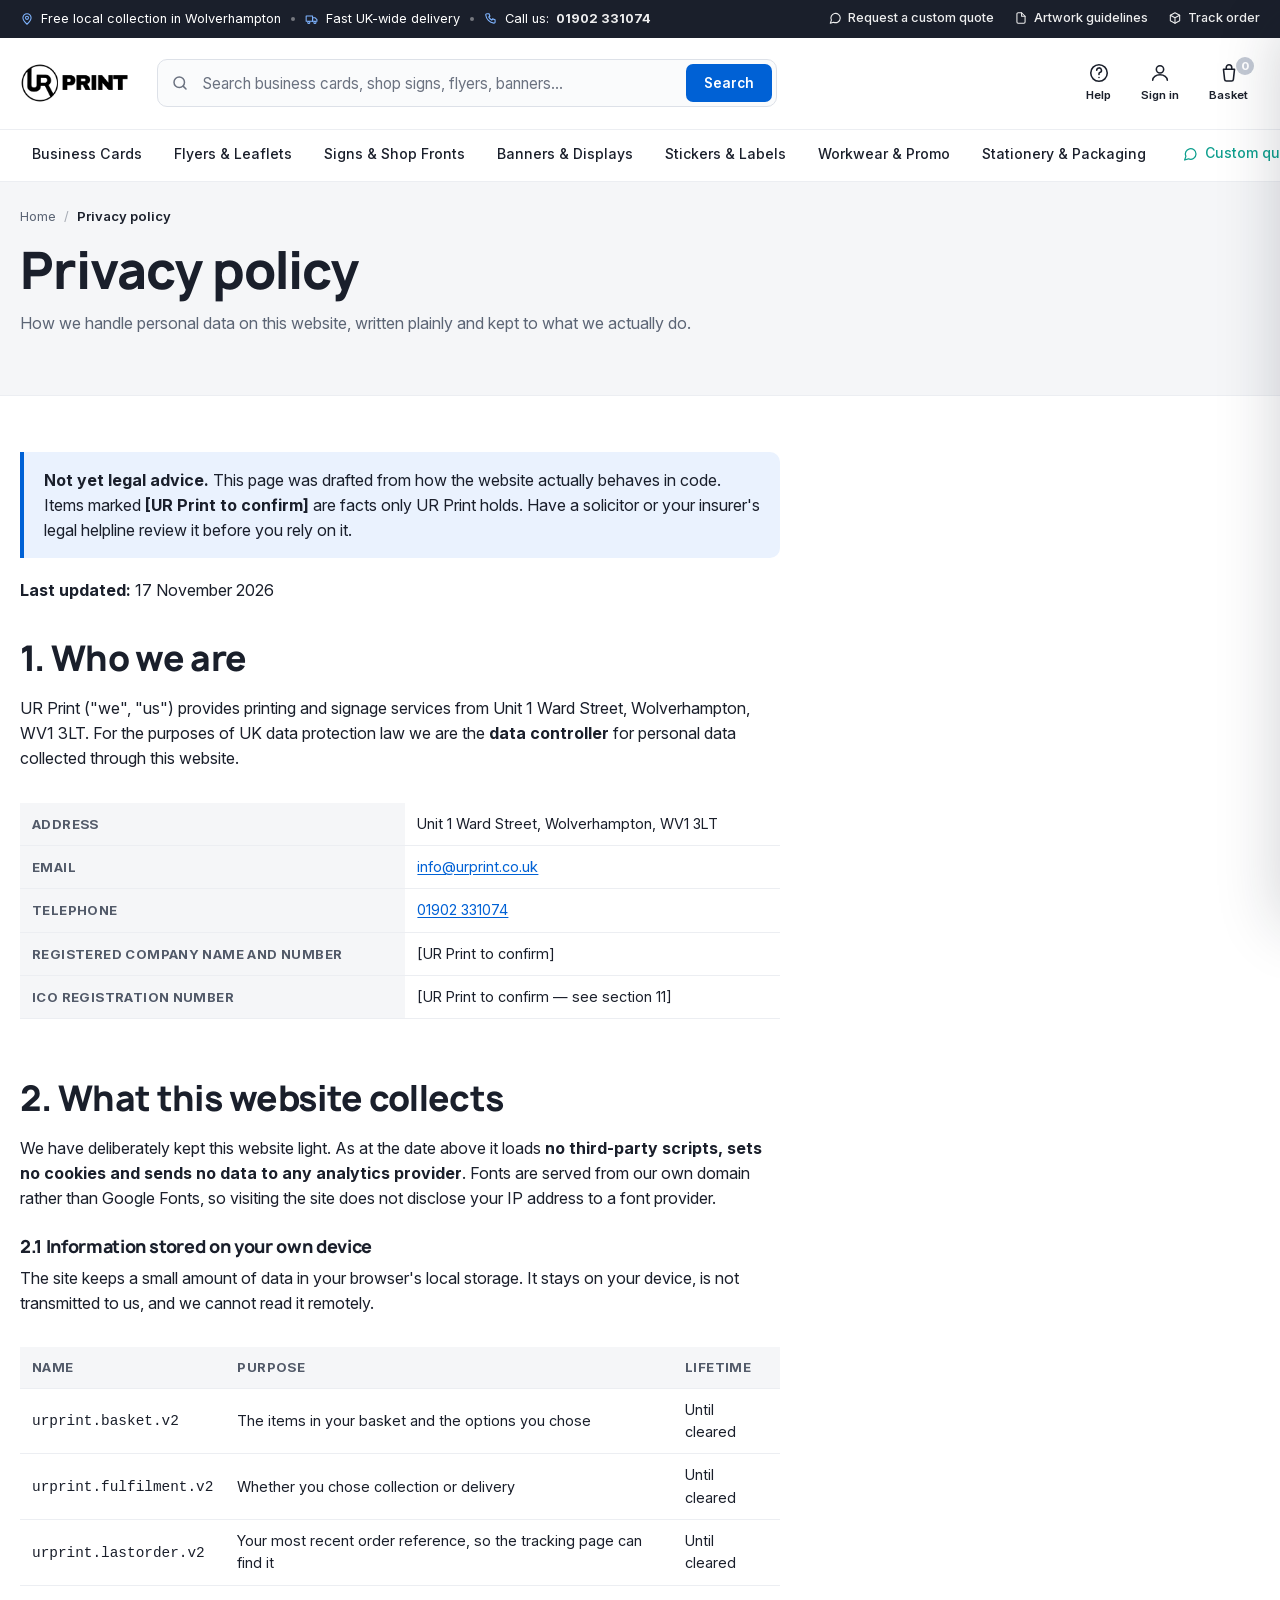
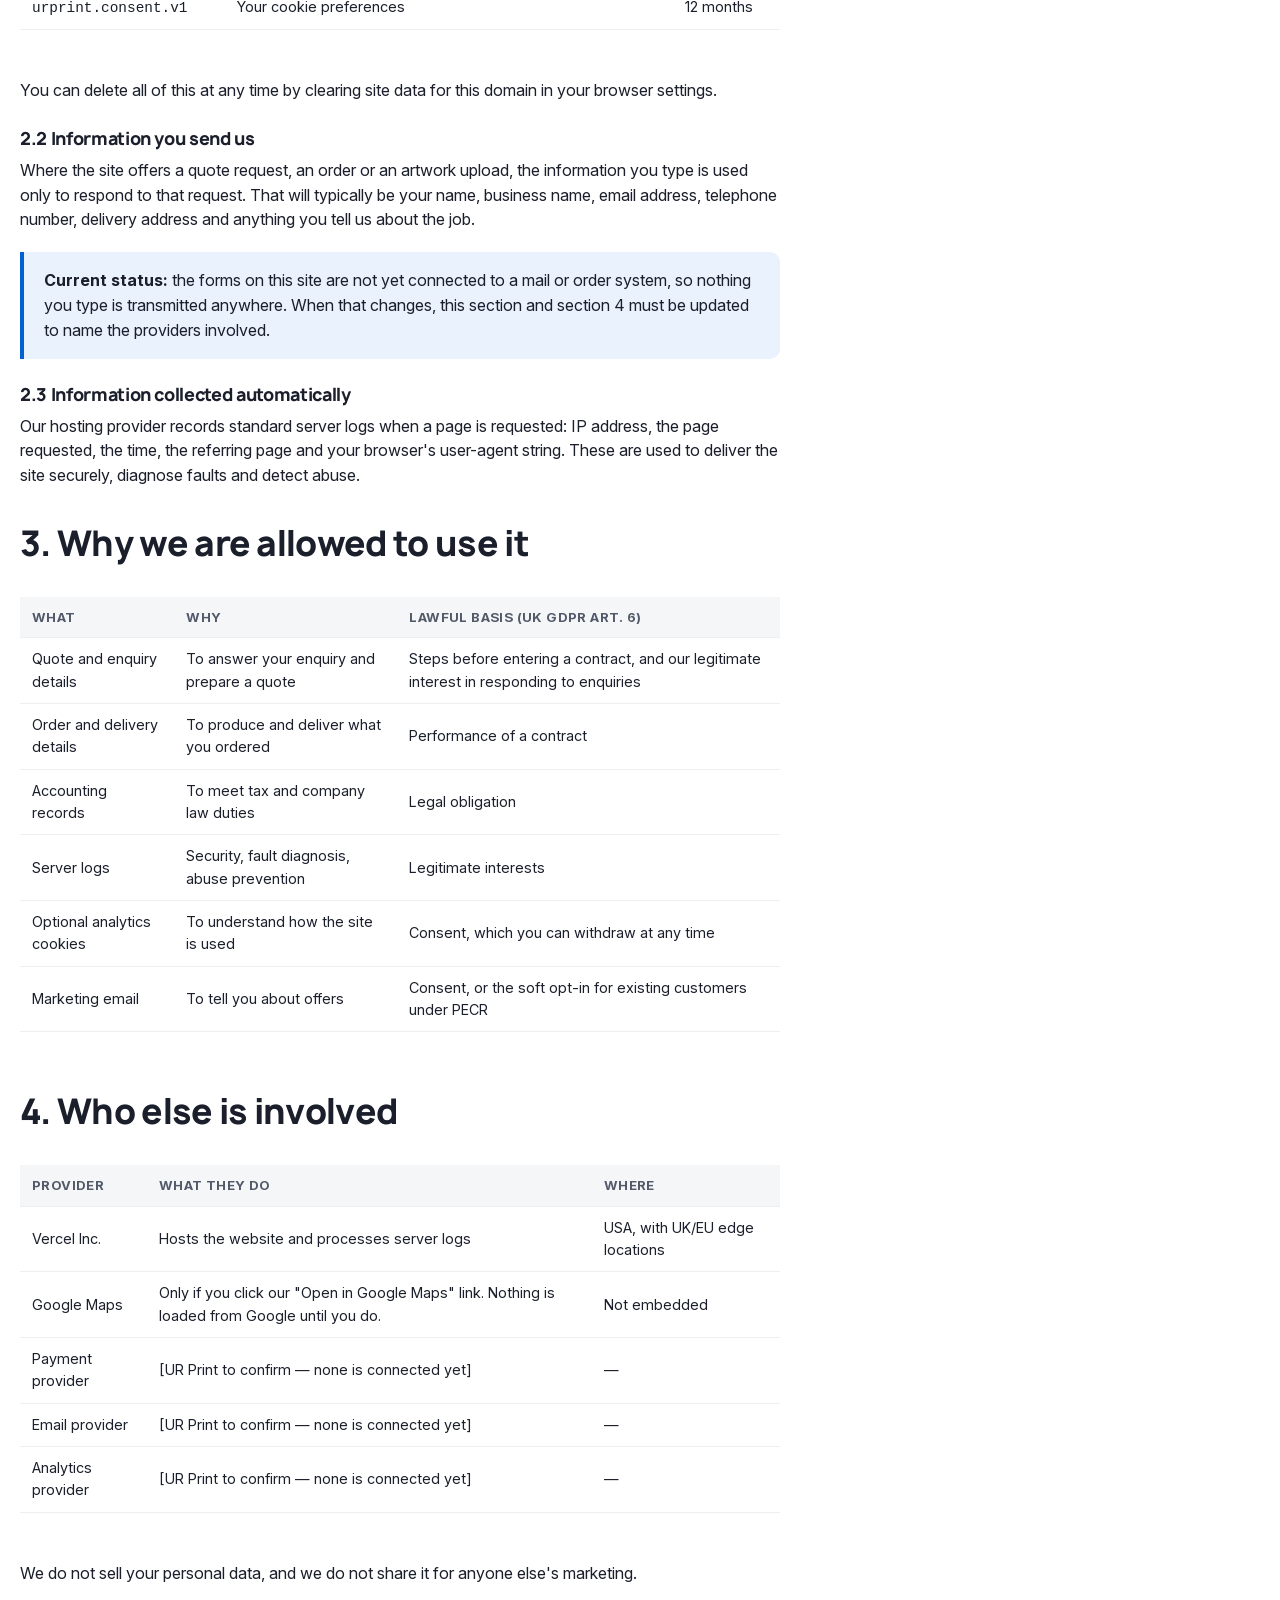
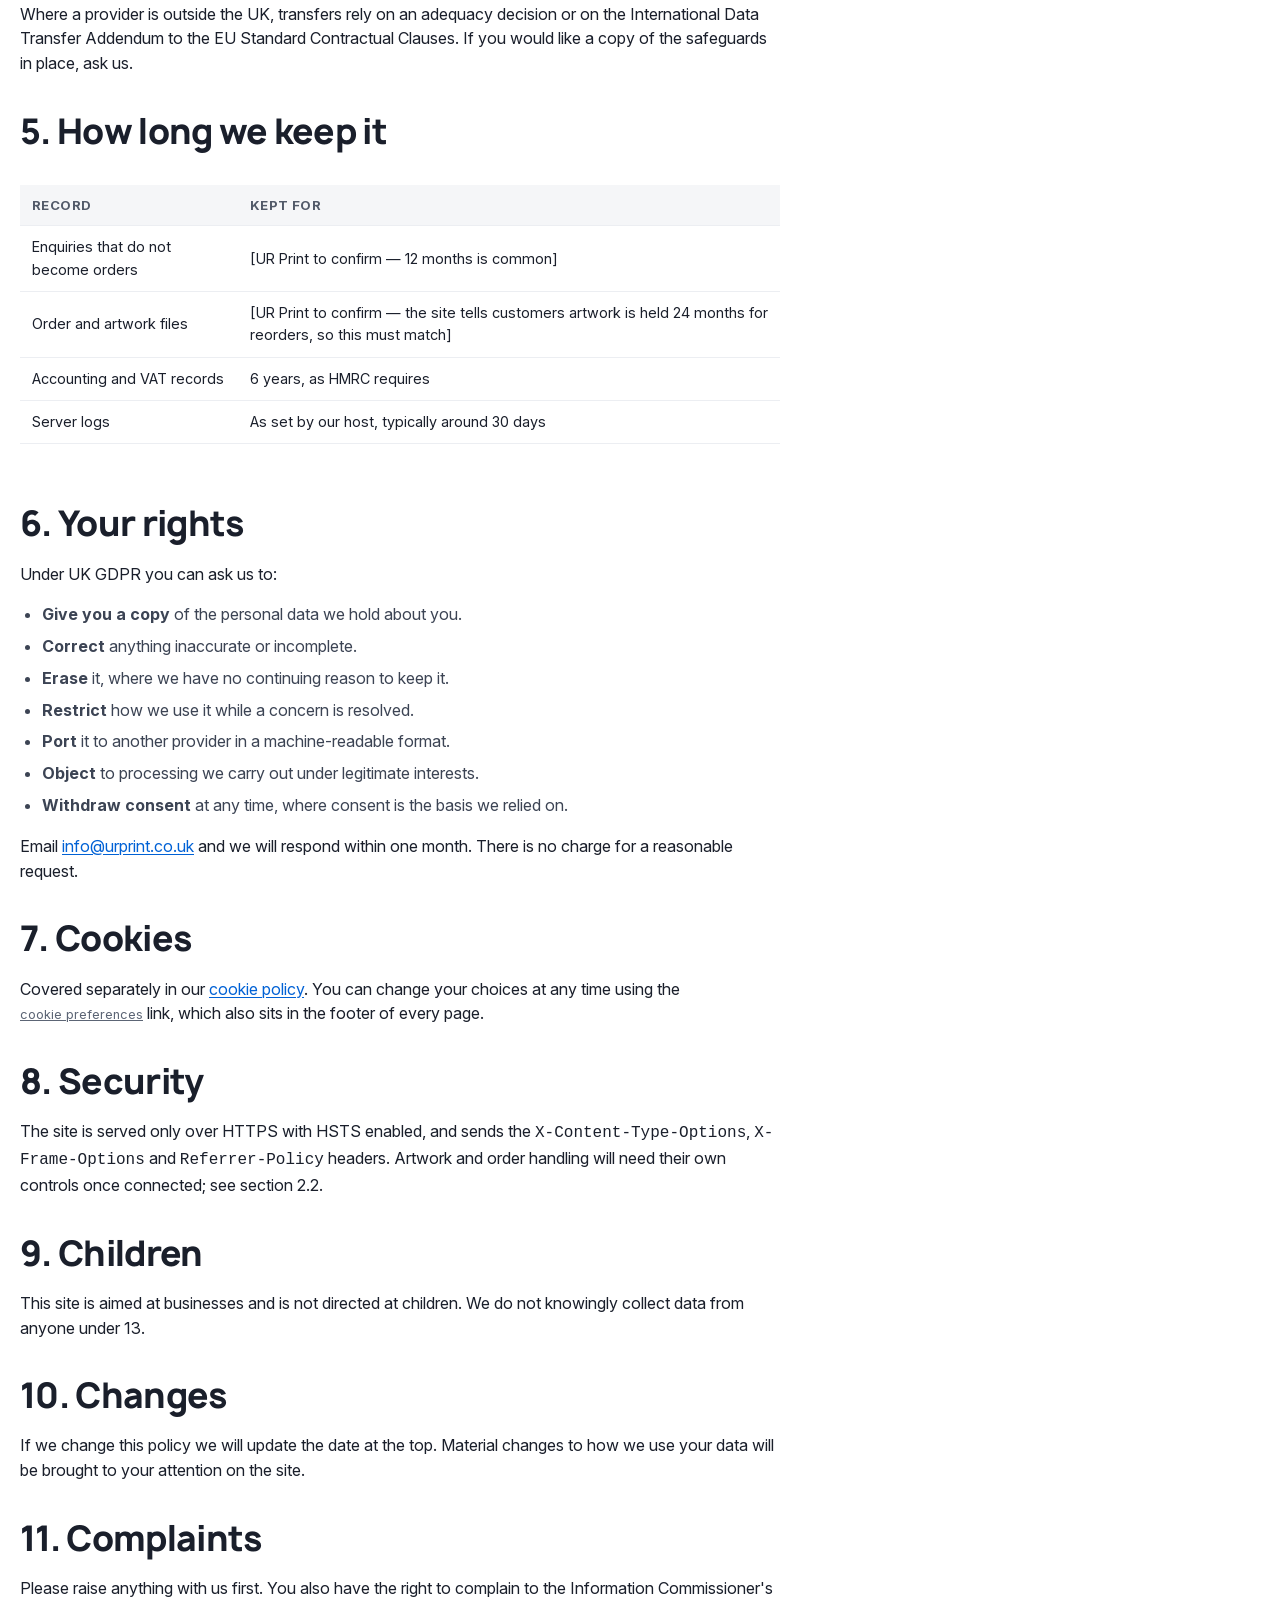
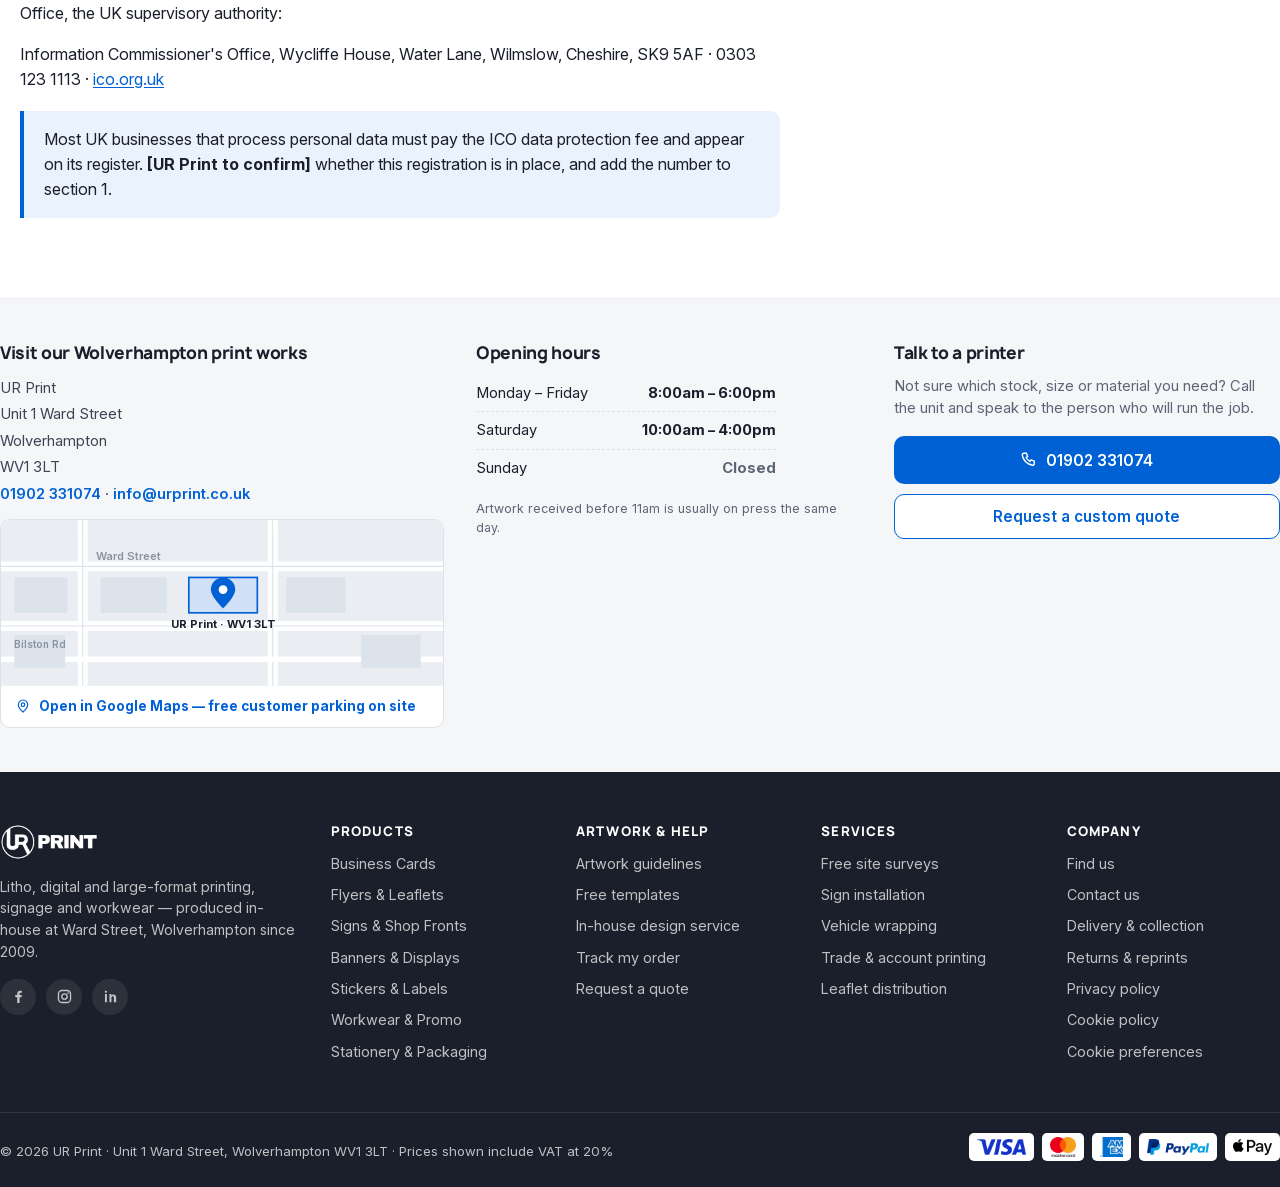
<file: privacy-policy.html>
<!doctype html>
<html lang="en-GB">
<head>
<meta charset="utf-8">
<meta name="viewport" content="width=device-width, initial-scale=1">
<title>Privacy Policy | UR Print Wolverhampton</title>
<meta name="description" content="How UR Print collects, uses and protects personal data through this website, and your rights under UK GDPR.">
<link rel="canonical" href="https://urprint-seven.vercel.app/privacy-policy.html">
<meta name="theme-color" content="#0061D5">
<meta property="og:type" content="website">
<meta property="og:site_name" content="UR Print">
<meta property="og:locale" content="en_GB">
<meta property="og:title" content="Privacy Policy | UR Print Wolverhampton">
<meta property="og:description" content="How UR Print collects, uses and protects personal data through this website, and your rights under UK GDPR.">
<meta property="og:url" content="https://urprint-seven.vercel.app/privacy-policy.html">
<meta property="og:image" content="https://urprint-seven.vercel.app/assets/img/og-image.png">
<meta property="og:image:width" content="1200">
<meta property="og:image:height" content="630">
<meta property="og:image:alt" content="UR Print, Wolverhampton">
<meta name="twitter:card" content="summary_large_image">
<link rel="icon" href="assets/img/favicon.png" type="image/png">
<link rel="apple-touch-icon" href="assets/img/apple-touch-icon.png">
<link rel="preload" href="assets/fonts/inter-var.woff2" as="font" type="font/woff2" crossorigin>
<link rel="preload" href="assets/fonts/manrope-800.woff2" as="font" type="font/woff2" crossorigin>
<link rel="stylesheet" href="assets/css/styles.css?v=645aa9e6">
</head>
<body>
<a class="skip-link" href="#main">Skip to content</a>
<div data-app-header></div>
<main id="main">
  <div class="pagehead">
    <div class="wrap">
      <nav class="crumbs" aria-label="Breadcrumb">
        <a href="index.html">Home</a><span class="sep">/</span><span class="current">Privacy policy</span>
      </nav>
      <h1>Privacy policy</h1>
      <p>How we handle personal data on this website, written plainly and kept to what we actually do.</p>
    </div>
  </div>
  <div class="wrap">
    <div class="prose">
<div class="callout" role="note">
<p><strong>Not yet legal advice.</strong> This page was drafted from how the website actually behaves in code. Items marked <strong>[UR Print to confirm]</strong> are facts only UR Print holds. Have a solicitor or your insurer's legal helpline review it before you rely on it.</p></div>

      <p><strong>Last updated:</strong> 17 November 2026</p>

      <h2 id="who-we-are">1. Who we are</h2>
      <p>UR Print ("we", "us") provides printing and signage services from Unit 1 Ward Street,
      Wolverhampton, WV1 3LT. For the purposes of UK data protection law we are the
      <strong>data controller</strong> for personal data collected through this website.</p>
      <div class="table-scroll" role="region" tabindex="0" aria-label="Table 1, scroll horizontally to see all columns">
<table>
        <tbody>
          <tr><th>Address</th><td>Unit 1 Ward Street, Wolverhampton, WV1 3LT</td></tr>
          <tr><th>Email</th><td><a href="mailto:info@urprint.co.uk">info@urprint.co.uk</a></td></tr>
          <tr><th>Telephone</th><td><a href="tel:+441902331074">01902 331074</a></td></tr>
          <tr><th>Registered company name and number</th><td>[UR Print to confirm]</td></tr>
          <tr><th>ICO registration number</th><td>[UR Print to confirm — see section 11]</td></tr>
        </tbody>
      </table>
</div>

      <h2 id="what-we-collect">2. What this website collects</h2>
      <p>We have deliberately kept this website light. As at the date above it loads
      <strong>no third-party scripts, sets no cookies and sends no data to any analytics
      provider</strong>. Fonts are served from our own domain rather than Google Fonts, so
      visiting the site does not disclose your IP address to a font provider.</p>

      <h3>2.1 Information stored on your own device</h3>
      <p>The site keeps a small amount of data in your browser's local storage. It stays on your
      device, is not transmitted to us, and we cannot read it remotely.</p>
      <div class="table-scroll" role="region" tabindex="0" aria-label="Table 2, scroll horizontally to see all columns">
<table>
        <thead><tr><th>Name</th><th>Purpose</th><th>Lifetime</th></tr></thead>
        <tbody>
          <tr><td><code>urprint.basket.v2</code></td><td>The items in your basket and the options you chose</td><td>Until cleared</td></tr>
          <tr><td><code>urprint.fulfilment.v2</code></td><td>Whether you chose collection or delivery</td><td>Until cleared</td></tr>
          <tr><td><code>urprint.lastorder.v2</code></td><td>Your most recent order reference, so the tracking page can find it</td><td>Until cleared</td></tr>
          <tr><td><code>urprint.consent.v1</code></td><td>Your cookie preferences</td><td>12 months</td></tr>
        </tbody>
      </table>
</div>
      <p>You can delete all of this at any time by clearing site data for this domain in your
      browser settings.</p>

      <h3>2.2 Information you send us</h3>
      <p>Where the site offers a quote request, an order or an artwork upload, the information you
      type is used only to respond to that request. That will typically be your name, business
      name, email address, telephone number, delivery address and anything you tell us about the
      job.</p>
      <div class="callout"><p><strong>Current status:</strong> the forms on this site are not yet
      connected to a mail or order system, so nothing you type is transmitted anywhere. When that
      changes, this section and section 4 must be updated to name the providers involved.</p></div>

      <h3>2.3 Information collected automatically</h3>
      <p>Our hosting provider records standard server logs when a page is requested: IP address,
      the page requested, the time, the referring page and your browser's user-agent string. These
      are used to deliver the site securely, diagnose faults and detect abuse.</p>

      <h2 id="legal-basis">3. Why we are allowed to use it</h2>
      <div class="table-scroll" role="region" tabindex="0" aria-label="Table 3, scroll horizontally to see all columns">
<table>
        <thead><tr><th>What</th><th>Why</th><th>Lawful basis (UK GDPR Art. 6)</th></tr></thead>
        <tbody>
          <tr><td>Quote and enquiry details</td><td>To answer your enquiry and prepare a quote</td><td>Steps before entering a contract, and our legitimate interest in responding to enquiries</td></tr>
          <tr><td>Order and delivery details</td><td>To produce and deliver what you ordered</td><td>Performance of a contract</td></tr>
          <tr><td>Accounting records</td><td>To meet tax and company law duties</td><td>Legal obligation</td></tr>
          <tr><td>Server logs</td><td>Security, fault diagnosis, abuse prevention</td><td>Legitimate interests</td></tr>
          <tr><td>Optional analytics cookies</td><td>To understand how the site is used</td><td>Consent, which you can withdraw at any time</td></tr>
          <tr><td>Marketing email</td><td>To tell you about offers</td><td>Consent, or the soft opt-in for existing customers under PECR</td></tr>
        </tbody>
      </table>
</div>

      <h2 id="third-parties">4. Who else is involved</h2>
      <div class="table-scroll" role="region" tabindex="0" aria-label="Table 4, scroll horizontally to see all columns">
<table>
        <thead><tr><th>Provider</th><th>What they do</th><th>Where</th></tr></thead>
        <tbody>
          <tr><td>Vercel Inc.</td><td>Hosts the website and processes server logs</td><td>USA, with UK/EU edge locations</td></tr>
          <tr><td>Google Maps</td><td>Only if you click our "Open in Google Maps" link. Nothing is loaded from Google until you do.</td><td>Not embedded</td></tr>
          <tr><td>Payment provider</td><td>[UR Print to confirm — none is connected yet]</td><td>—</td></tr>
          <tr><td>Email provider</td><td>[UR Print to confirm — none is connected yet]</td><td>—</td></tr>
          <tr><td>Analytics provider</td><td>[UR Print to confirm — none is connected yet]</td><td>—</td></tr>
        </tbody>
      </table>
</div>
      <p>We do not sell your personal data, and we do not share it for anyone else's marketing.</p>
      <p>Where a provider is outside the UK, transfers rely on an adequacy decision or on the
      International Data Transfer Addendum to the EU Standard Contractual Clauses. If you would
      like a copy of the safeguards in place, ask us.</p>

      <h2 id="retention">5. How long we keep it</h2>
      <div class="table-scroll" role="region" tabindex="0" aria-label="Table 5, scroll horizontally to see all columns">
<table>
        <thead><tr><th>Record</th><th>Kept for</th></tr></thead>
        <tbody>
          <tr><td>Enquiries that do not become orders</td><td>[UR Print to confirm — 12 months is common]</td></tr>
          <tr><td>Order and artwork files</td><td>[UR Print to confirm — the site tells customers artwork is held 24 months for reorders, so this must match]</td></tr>
          <tr><td>Accounting and VAT records</td><td>6 years, as HMRC requires</td></tr>
          <tr><td>Server logs</td><td>As set by our host, typically around 30 days</td></tr>
        </tbody>
      </table>
</div>

      <h2 id="your-rights">6. Your rights</h2>
      <p>Under UK GDPR you can ask us to:</p>
      <ul class="bullets">
        <li><strong>Give you a copy</strong> of the personal data we hold about you.</li>
        <li><strong>Correct</strong> anything inaccurate or incomplete.</li>
        <li><strong>Erase</strong> it, where we have no continuing reason to keep it.</li>
        <li><strong>Restrict</strong> how we use it while a concern is resolved.</li>
        <li><strong>Port</strong> it to another provider in a machine-readable format.</li>
        <li><strong>Object</strong> to processing we carry out under legitimate interests.</li>
        <li><strong>Withdraw consent</strong> at any time, where consent is the basis we relied on.</li>
      </ul>
      <p>Email <a href="mailto:info@urprint.co.uk">info@urprint.co.uk</a> and we will respond within
      one month. There is no charge for a reasonable request.</p>

      <h2 id="cookies">7. Cookies</h2>
      <p>Covered separately in our <a href="cookie-policy.html">cookie policy</a>. You can change
      your choices at any time using the <button type="button" class="linkbtn" data-consent-open>cookie
      preferences</button> link, which also sits in the footer of every page.</p>

      <h2 id="security">8. Security</h2>
      <p>The site is served only over HTTPS with HSTS enabled, and sends the
      <code>X-Content-Type-Options</code>, <code>X-Frame-Options</code> and
      <code>Referrer-Policy</code> headers. Artwork and order handling will need their own
      controls once connected; see section 2.2.</p>

      <h2 id="children">9. Children</h2>
      <p>This site is aimed at businesses and is not directed at children. We do not knowingly
      collect data from anyone under 13.</p>

      <h2 id="changes">10. Changes</h2>
      <p>If we change this policy we will update the date at the top. Material changes to how we
      use your data will be brought to your attention on the site.</p>

      <h2 id="complaints">11. Complaints</h2>
      <p>Please raise anything with us first. You also have the right to complain to the
      Information Commissioner's Office, the UK supervisory authority:</p>
      <p>Information Commissioner's Office, Wycliffe House, Water Lane, Wilmslow, Cheshire,
      SK9 5AF · 0303 123 1113 · <a href="https://ico.org.uk" rel="noopener" target="_blank">ico.org.uk</a></p>
      <div class="callout"><p>Most UK businesses that process personal data must pay the ICO data
      protection fee and appear on its register. <strong>[UR Print to confirm]</strong> whether
      this registration is in place, and add the number to section 1.</p></div>

    </div>
  </div>
</main>
<div data-app-footer></div>
<script src="assets/js/catalog.js?v=e6c922df"></script>
<script src="assets/js/art.js?v=49a0b44f"></script>
<script src="assets/js/app.js?v=af92b93e"></script>
<script src="assets/js/consent.js?v=bf99be0d"></script>
</body>
</html>
</file>
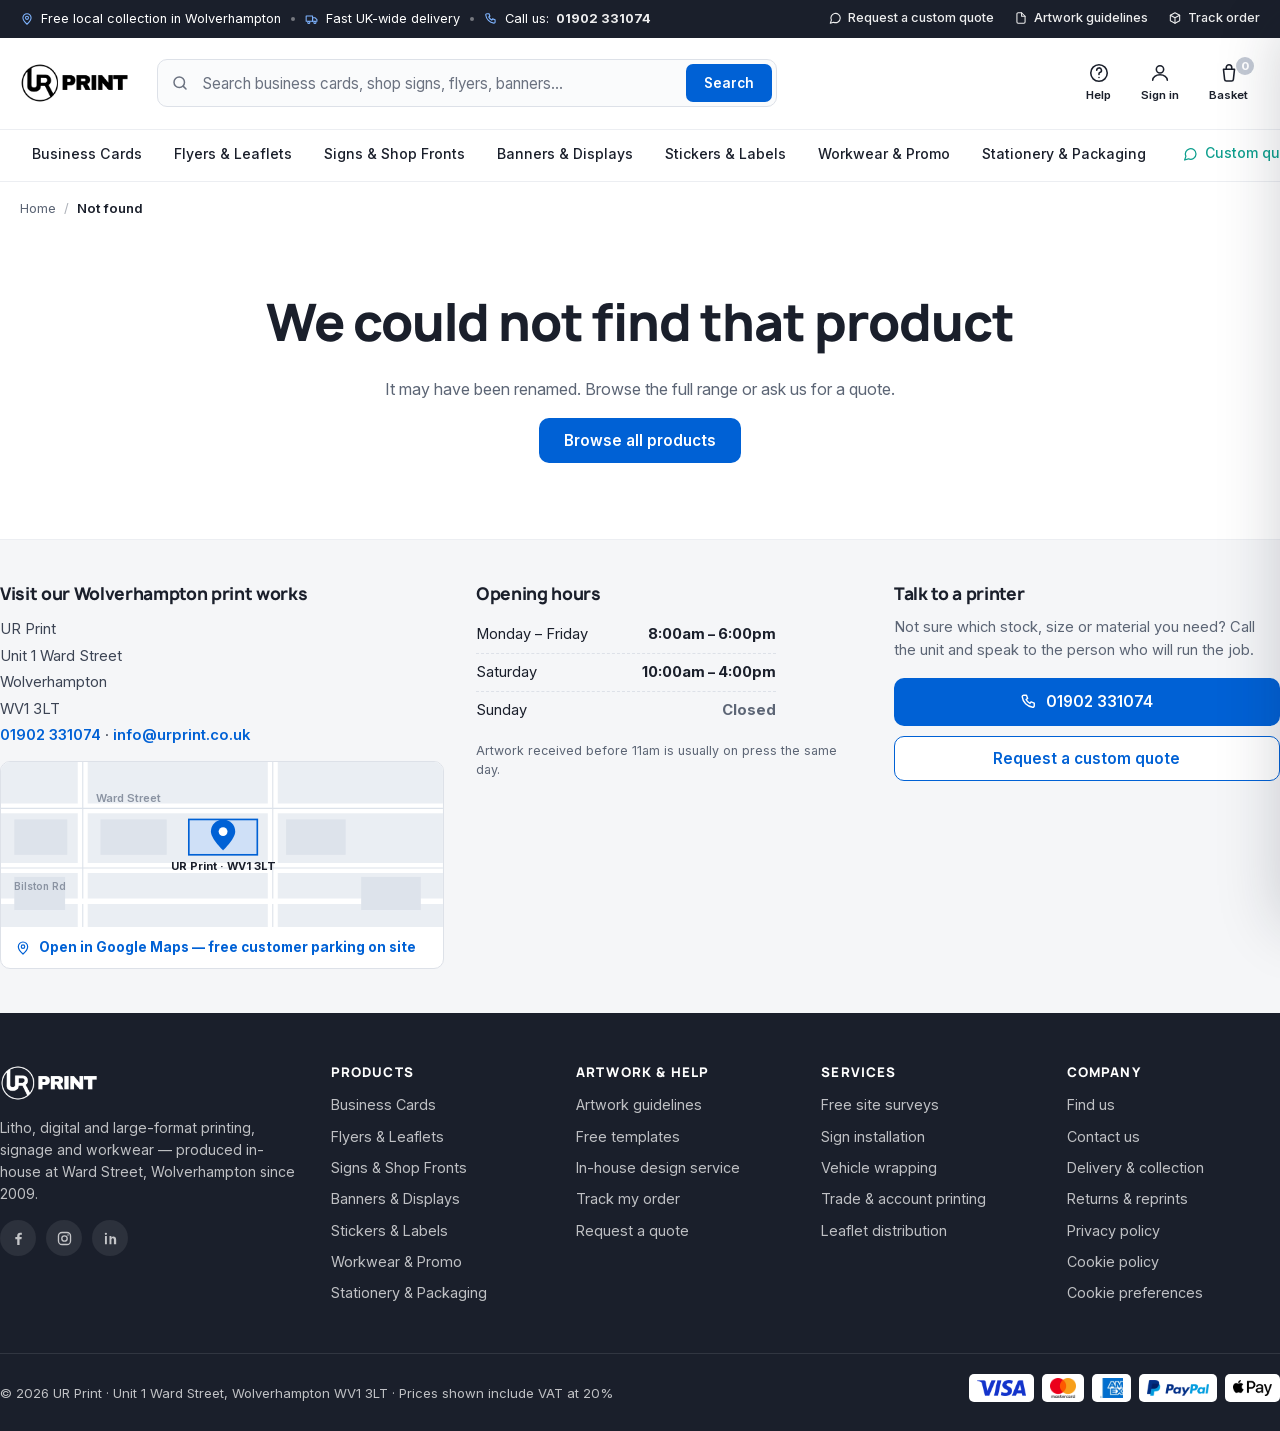
<file: product.html>
<!doctype html>
<html lang="en-GB">
<head>
<meta charset="utf-8">
<meta name="viewport" content="width=device-width, initial-scale=1">
<title>Configure your print | UR Print Wolverhampton</title>
<meta name="description" content="Configure size, material, finish and quantity with live pricing, then upload your artwork or book our in-house design service.">
<link rel="canonical" href="https://urprint-seven.vercel.app/product.html">
<meta name="theme-color" content="#0061D5">
<meta property="og:type" content="website">
<meta property="og:site_name" content="UR Print">
<meta property="og:locale" content="en_GB">
<meta property="og:title" content="Configure your print | UR Print Wolverhampton">
<meta property="og:description" content="Configure size, material, finish and quantity with live pricing, then upload your artwork or book our in-house design service.">
<meta property="og:url" content="https://urprint-seven.vercel.app/product.html">
<meta property="og:image" content="https://urprint-seven.vercel.app/assets/img/og-image.png">
<meta property="og:image:width" content="1200">
<meta property="og:image:height" content="630">
<meta property="og:image:alt" content="UR Print, Wolverhampton">
<meta name="twitter:card" content="summary_large_image">
<link rel="icon" href="assets/img/favicon.png" type="image/png">
<link rel="apple-touch-icon" href="assets/img/apple-touch-icon.png">
<link rel="preload" href="assets/fonts/inter-var.woff2" as="font" type="font/woff2" crossorigin>
<link rel="preload" href="assets/fonts/manrope-800.woff2" as="font" type="font/woff2" crossorigin>
<link rel="stylesheet" href="assets/css/styles.css?v=645aa9e6">
</head>
<body>
<a class="skip-link" href="#main">Skip to content</a>
<div data-app-header></div>

<main id="main">
  <div class="wrap">
    <nav class="crumbs" aria-label="Breadcrumb" data-crumbs></nav>
    <div class="pdp" data-pdp>
      <form class="config" data-config>
        <div class="config__head">
          <span class="pcard__cat" data-cfg-cat></span>
          <h1 data-cfg-title></h1>
          <div class="config__rating" data-cfg-rating></div>
        </div>
        <div class="config__body">
          <div data-options></div>

          <div class="optgroup">
            <div class="optgroup__label"><span class="flabel">Quantity</span><span class="pick" data-qty-note></span></div>
            <div class="qtygrid" data-qty></div>
          </div>

          <div class="optgroup">
            <span class="flabel">Your artwork</span>
            <div class="artwork">
              <div class="artwork__opt">
                <input type="radio" name="artwork" id="aw-upload" value="upload" checked>
                <label for="aw-upload"><span class="artwork__radio"></span>
                  <span><b>Upload print-ready artwork</b><p>PDF, AI, EPS, PNG or JPG up to 100MB</p></span>
                  <span class="cost">Free</span></label>
                <div class="artwork__panel">
                  <div class="dropzone" data-dropzone tabindex="0" role="button">
                    <span data-upload-icon></span>
                    <b>Drop files here or click to browse</b>
                    <span>We accept PDF, AI, EPS, PNG, JPG and TIFF</span>
                  </div>
                  <input type="file" data-fileinput multiple accept=".pdf,.ai,.eps,.png,.jpg,.jpeg,.tif,.tiff" hidden>
                  <div class="filelist" data-filelist></div>
                  <div class="checklist">
                    <p class="checklist__h">Before you upload</p>
                    <ul data-checklist></ul>
                  </div>
                </div>
              </div>
              <div class="artwork__opt">
                <input type="radio" name="artwork" id="aw-design" value="design">
                <label for="aw-design"><span class="artwork__radio"></span>
                  <span><b>Request in-house design service</b><p>Our studio sets it up and sends a proof to approve</p></span>
                  <span class="cost">+£15.00</span></label>
                <div class="artwork__panel">
                  <div class="field">
                    <label for="aw-brief">What should the design say?</label>
                    <textarea id="aw-brief" data-brief placeholder="Wording, colours, any logo files you will email over, and anything you want it to look like."></textarea>
                    <p class="hint">Includes one design concept and two rounds of amends. Logo redraws quoted separately.</p>
                  </div>
                </div>
              </div>
            </div>
          </div>
        </div>

        <div class="config__foot">
          <div class="pricebox" data-pricebox>
            <div class="pricebox__row">
              <div>
                <div class="pricebox__total" data-total>£0.00</div>
                <div class="pricebox__unit" data-unit></div>
              </div>
              <div style="text-align:right" data-savebadge></div>
            </div>
            <div class="pricebox__meta">
              <span>Price includes VAT at 20%</span>
              <span data-exvat></span>
            </div>
          </div>
          <button class="btn btn--lg btn--block" type="submit" data-add>Add to basket</button>
          <button class="btn btn--ghost btn--block" type="button" data-quote>Need a bespoke size or quantity? Ask us</button>
          <p class="turnaround" data-turnaround></p>
        </div>
      </form>
      <div class="pdp__main">
        <div class="gallery">
          <div class="gallery__main" data-gallery-main></div>
          <div class="gallery__thumbs" data-gallery-thumbs></div>
        </div>
        <div class="pdp__info">
          <h2>What you get</h2>
          <ul class="speclist" data-specs></ul>
          <div data-pricenote></div>
          <h2 style="margin-top:34px">Artwork &amp; proofing</h2>
          <p style="color:var(--ink-60);max-width:62ch">
            Every file is opened and checked by a member of our studio before it goes to press — bleed, resolution,
            fonts and colour mode. If something looks wrong we call you before we print, not after.
            Prefer us to design it? Add the studio service and you will have a proof to approve within one working day.
          </p>
          <p><a href="artwork-guidelines.html">Read the full artwork guidelines →</a></p>

          <h2 style="margin-top:34px">Getting it to you</h2>
          <div class="valuestrip" style="border:1px solid var(--grey-100);border-radius:var(--radius-lg);overflow:hidden">
            <div class="valuestrip__grid" data-pdp-promises></div>
          </div>
        </div>
      </div>

    </div>

    <div data-notfound hidden style="padding:60px 0;text-align:center">
      <h1>We could not find that product</h1>
      <p style="color:var(--ink-60)">It may have been renamed. Browse the full range or ask us for a quote.</p>
      <p><a class="btn" href="category.html">Browse all products</a></p>
    </div>
  </div>

  <section class="section section--grey" data-related-section hidden>
    <div class="wrap">
      <div class="section__head"><div><p class="eyebrow">Often ordered together</p><h2>Finish the set</h2></div></div>
      <div class="prodgrid" data-related></div>
    </div>
  </section>
</main>

<div data-app-footer></div>
<script src="assets/js/catalog.js?v=e6c922df"></script>
<script src="assets/js/art.js?v=49a0b44f"></script>
<script src="assets/js/app.js?v=af92b93e"></script>
<script src="assets/js/consent.js?v=bf99be0d"></script>
<script src="assets/js/product.js?v=7294479f"></script>
</body>
</html>
</file>
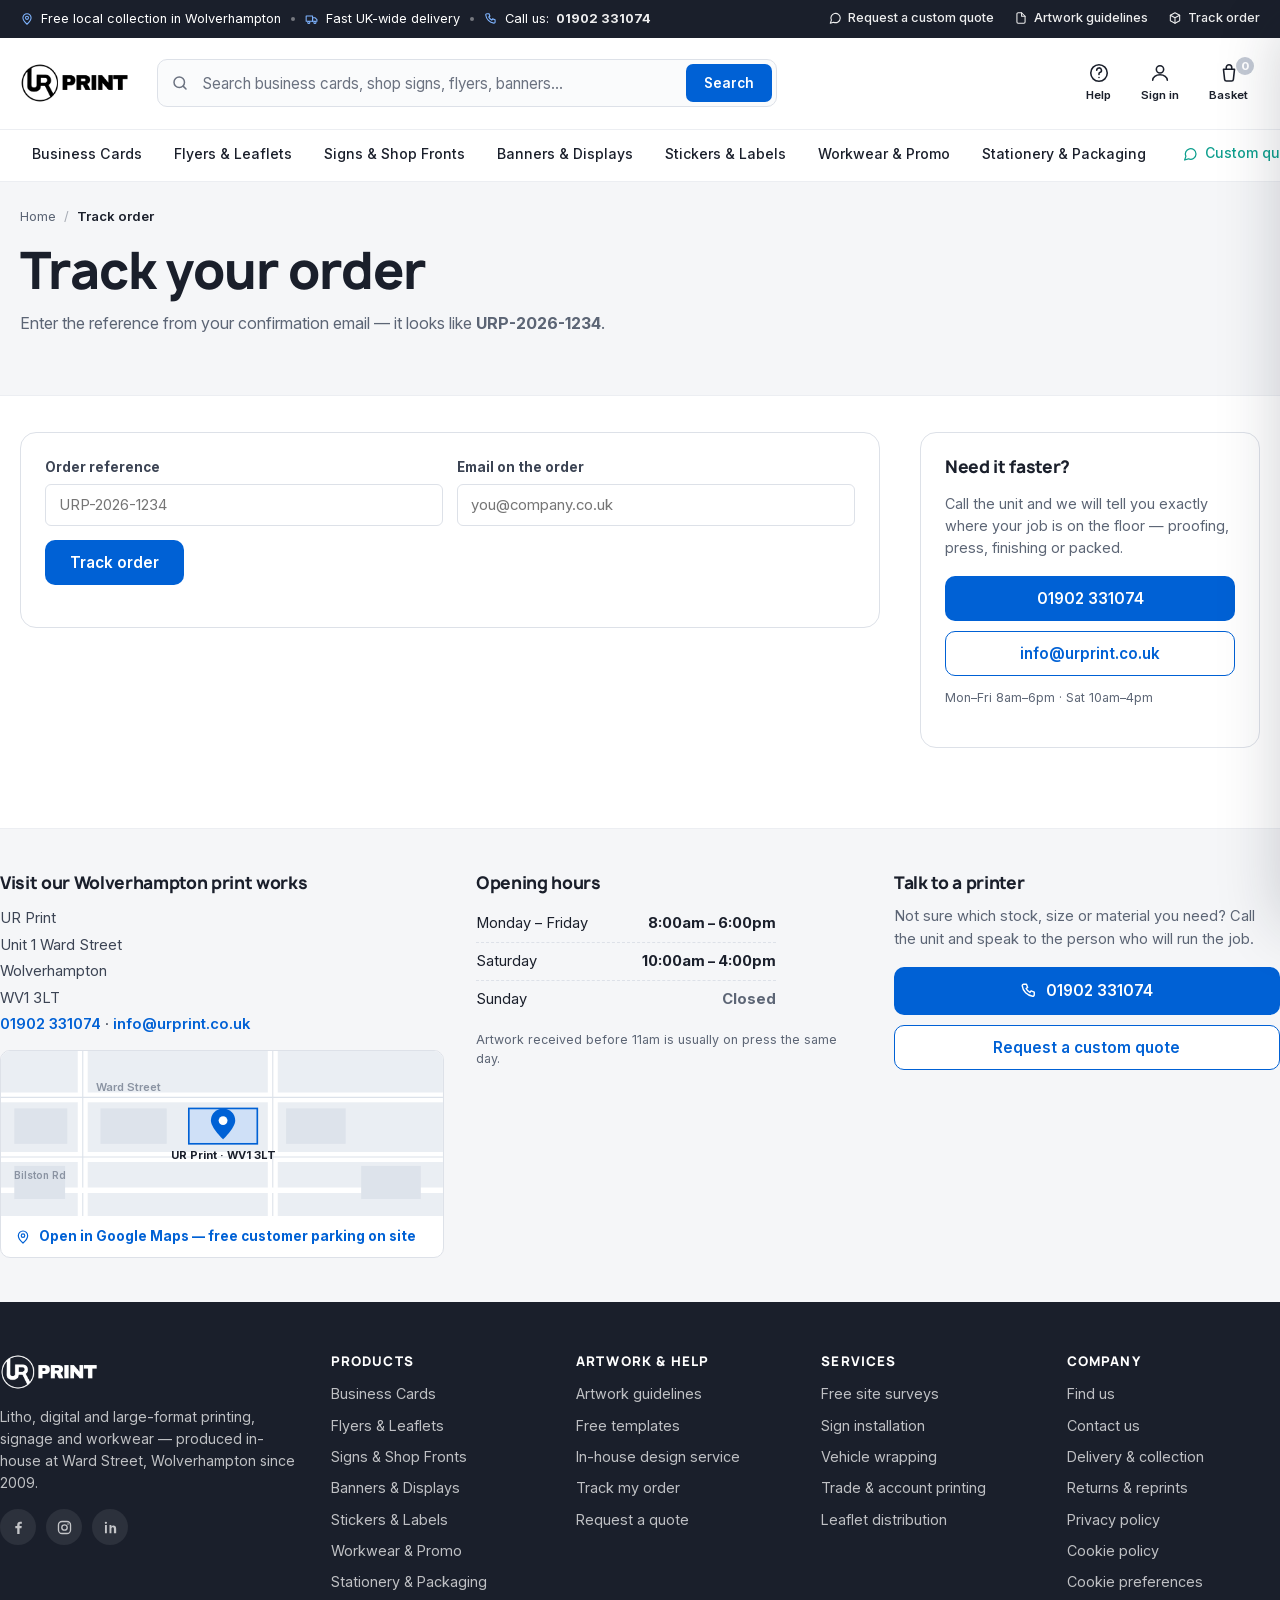
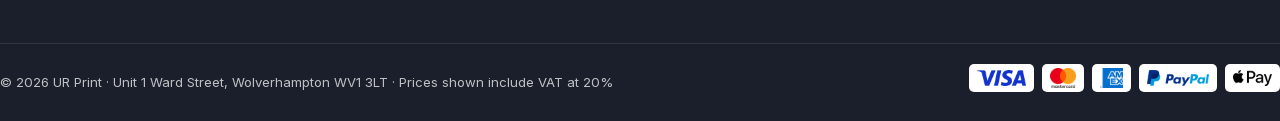
<file: track-order.html>
<!doctype html>
<html lang="en-GB">
<head>
<meta charset="utf-8">
<meta name="viewport" content="width=device-width, initial-scale=1">
<title>Track your order | UR Print Wolverhampton</title>
<meta name="description" content="Check the progress of your UR Print order, or call the Wolverhampton unit on 01902 331074.">
<meta name="robots" content="noindex,follow">
<link rel="canonical" href="https://urprint-seven.vercel.app/track-order.html">
<meta name="theme-color" content="#0061D5">
<meta property="og:type" content="website">
<meta property="og:site_name" content="UR Print">
<meta property="og:locale" content="en_GB">
<meta property="og:title" content="Track your order | UR Print Wolverhampton">
<meta property="og:description" content="Check the progress of your UR Print order, or call the Wolverhampton unit on 01902 331074.">
<meta property="og:url" content="https://urprint-seven.vercel.app/track-order.html">
<meta property="og:image" content="https://urprint-seven.vercel.app/assets/img/og-image.png">
<meta property="og:image:width" content="1200">
<meta property="og:image:height" content="630">
<meta property="og:image:alt" content="UR Print, Wolverhampton">
<meta name="twitter:card" content="summary_large_image">
<link rel="icon" href="assets/img/favicon.png" type="image/png">
<link rel="apple-touch-icon" href="assets/img/apple-touch-icon.png">
<link rel="preload" href="assets/fonts/inter-var.woff2" as="font" type="font/woff2" crossorigin>
<link rel="preload" href="assets/fonts/manrope-800.woff2" as="font" type="font/woff2" crossorigin>
<link rel="stylesheet" href="assets/css/styles.css?v=645aa9e6">
</head>
<body>
<a class="skip-link" href="#main">Skip to content</a>
<div data-app-header></div>
<main id="main">
  <div class="pagehead">
    <div class="wrap">
      <nav class="crumbs" aria-label="Breadcrumb">
        <a href="index.html">Home</a><span class="sep">/</span><span class="current">Track order</span>
      </nav>
      <h1>Track your order</h1>
      <p>Enter the reference from your confirmation email — it looks like <strong>URP-2026-1234</strong>.</p>
    </div>
  </div>

  <div class="wrap">
    <div class="tracklayout" data-track-layout>
      <div>
        <form class="cocard" data-track-form novalidate style="margin-bottom:24px">
          <div class="grid2">
            <div class="field"><label for="t-ref">Order reference</label><input id="t-ref" name="ref" type="text" placeholder="URP-2026-1234"></div>
            <div class="field"><label for="t-email">Email on the order</label><input id="t-email" name="email" type="email" placeholder="you@company.co.uk"></div>
          </div>
          <button class="btn" type="submit">Track order</button>
          <div data-track-result style="margin-top:18px"></div>
        </form>
      </div>
      <aside class="cocard">
        <h2 style="font-size:1.05rem">Need it faster?</h2>
        <p style="font-size:.9rem;color:var(--ink-60)">Call the unit and we will tell you exactly where your job is on the floor — proofing, press, finishing or packed.</p>
        <a class="btn btn--block" href="tel:+441902331074">01902 331074</a>
        <a class="btn btn--ghost btn--block" style="margin-top:10px" href="mailto:info@urprint.co.uk">info@urprint.co.uk</a>
        <p class="formnote">Mon–Fri 8am–6pm · Sat 10am–4pm</p>
      </aside>
    </div>
  </div>

  <script>
  document.addEventListener('DOMContentLoaded', function () {
    var form = document.querySelector('[data-track-form]');
    var out = document.querySelector('[data-track-result]');
    var last = null;
    try { last = JSON.parse(localStorage.getItem(window.URApp.ORDER_KEY)); } catch (e) {}
    if (last) {
      document.querySelector('#t-ref').value = last.ref;
      document.querySelector('#t-email').value = last.email;
    }
    function stage(label, note, done, current) {
      return '<li style="display:flex;gap:12px;padding:12px 0;border-bottom:1px solid var(--grey-100)">' +
        '<span style="width:22px;height:22px;border-radius:50%;flex:none;display:flex;align-items:center;justify-content:center;' +
        'background:' + (done ? 'var(--teal)' : current ? 'var(--blue)' : 'var(--grey-100)') + ';color:#fff;font-size:.7rem;font-weight:800">' +
        (done ? '✓' : '') + '</span><span><b style="display:block;font-size:.92rem">' + label + '</b>' +
        '<span style="font-size:.82rem;color:var(--ink-60)">' + note + '</span></span></li>';
    }
    form.addEventListener('submit', function (e) {
      e.preventDefault();
      var ref = document.querySelector('#t-ref').value.trim();
      if (!ref) { out.innerHTML = '<p class="error">Please enter your order reference.</p>'; return; }
      if (last && ref.toUpperCase() === last.ref) {
        out.innerHTML = '<div class="callout"><p><strong>' + last.ref + '</strong> — ' + last.items.length +
          ' item(s), ' + window.URData.money(last.total) + ' including VAT.</p></div>' +
          '<ul style="margin-top:8px">' +
          stage('Order received', 'Payment confirmed and queued for pre-flight', true, false) +
          stage('Artwork pre-flight', 'A member of our studio is checking your files', false, true) +
          stage('On press', 'Printing at Unit 1 Ward Street', false, false) +
          stage('Finishing', 'Trimming, laminating and quality check', false, false) +
          stage(last.mode === 'collection' ? 'Ready to collect' : 'Dispatched',
                last.mode === 'collection' ? 'We will text you when it is boxed' : 'Tracked courier, 2–3 working days', false, false) +
          '</ul>';
      } else {
        out.innerHTML = '<div class="callout"><p>We could not find <strong>' + ref.replace(/[<>&]/g, '') +
          '</strong> in this browser. This demonstration storefront only tracks orders placed in this session — ' +
          'for a real order, call <a href="tel:+441902331074">01902 331074</a> and we will look it up.</p></div>';
      }
    });
  });
  </script>
</main>
<div data-app-footer></div>
<script src="assets/js/catalog.js?v=e6c922df"></script>
<script src="assets/js/art.js?v=49a0b44f"></script>
<script src="assets/js/app.js?v=af92b93e"></script>
<script src="assets/js/consent.js?v=bf99be0d"></script>
</body>
</html>
</file>
<file: assets/css/styles.css>
/* ==========================================================================
   Self-hosted fonts — no third-party request, no render-blocking stylesheet,
   and no visitor IP sent to Google (GDPR). font-display:swap keeps text
   visible while the woff2 loads.
   ========================================================================== */

/* ==========================================================================
   UR Print — design system
   Palette: white #FFFFFF · grey #F5F6F8 · ink #1A1F2B · royal blue #0061D5
   ========================================================================== */

:root{
  --white:#FFFFFF;
  --grey-25:#FAFBFC;
  --grey-50:#F5F6F8;
  --grey-100:#ECEEF2;
  --grey-200:#DDE1E8;
  --grey-300:#C3C9D4;
  --grey-500:#6B7280;
  --grey-600:#525A69;

  --ink:#1A1F2B;
  --ink-80:#3C4454;
  --ink-60:#5C6575;

  --blue:#0061D5;
  --blue-dark:#004EAB;
  --blue-700:#003E88;
  --blue-50:#EAF2FE;
  --blue-100:#D4E5FD;

  --teal:#0E9F8E;
  --teal-50:#E3F6F3;
  --amber:#F6A609;
  --amber-50:#FEF3DF;
  --red:#D22B2B;
  --green:#148A3C;

  --radius-sm:6px;
  --radius:10px;
  --radius-lg:16px;
  --radius-pill:999px;

  --shadow-xs:0 1px 2px rgba(26,31,43,.06);
  --shadow-sm:0 1px 3px rgba(26,31,43,.08), 0 1px 2px rgba(26,31,43,.04);
  --shadow:0 4px 14px rgba(26,31,43,.08);
  --shadow-lg:0 12px 32px rgba(26,31,43,.14);
  --shadow-xl:0 24px 60px rgba(26,31,43,.20);

  --font:'Inter',-apple-system,BlinkMacSystemFont,'Segoe UI',Roboto,Helvetica,Arial,sans-serif;
  --font-display:'Manrope','Inter',-apple-system,BlinkMacSystemFont,'Segoe UI',sans-serif;

  --maxw:1280px;
  --gutter:20px;
  --header-h:112px;
}

*,*::before,*::after{box-sizing:border-box}
html{-webkit-text-size-adjust:100%}
body{
  margin:0;
  font-family:var(--font);
  font-size:16px;
  line-height:1.55;
  color:var(--ink);
  background:var(--white);
  font-optical-sizing:auto;
  font-weight:400;
  -webkit-font-smoothing:antialiased;
  text-rendering:optimizeLegibility;
}
body.is-locked{overflow:hidden}
img,svg{max-width:100%;display:block}
/* `hidden` must win over any author display rule (.pdp and .checkout are
   display:grid, which silently defeated it and rendered hidden blocks) */
[hidden]{display:none !important}
a{color:var(--blue);text-decoration:none}
a:hover{text-decoration:underline}
button{font:inherit;color:inherit;cursor:pointer}
h1,h2,h3,h4,h5{font-family:var(--font-display);color:var(--ink);margin:0 0 .5em;line-height:1.18;letter-spacing:-.02em;font-weight:800}
h1{font-size:clamp(2rem,4.2vw,3.1rem)}
h2{font-size:clamp(1.5rem,2.8vw,2.125rem)}
h3{font-size:1.25rem}
p{margin:0 0 1rem}
ul{margin:0;padding:0;list-style:none}
:focus-visible{outline:3px solid var(--blue);outline-offset:2px;border-radius:4px}
.sr-only{position:absolute;width:1px;height:1px;padding:0;margin:-1px;overflow:hidden;clip:rect(0 0 0 0);white-space:nowrap;border:0}
.skip-link{position:absolute;left:-9999px;top:0;z-index:999;background:var(--blue);color:#fff;padding:12px 20px;border-radius:0 0 8px 0}
.skip-link:focus{left:0}

.wrap{max-width:var(--maxw);margin:0 auto;padding:0 var(--gutter)}
.section{padding:56px 0}
.section--grey{background:var(--grey-50)}
.section__head{display:flex;align-items:flex-end;justify-content:space-between;gap:24px;margin-bottom:28px;flex-wrap:wrap}
.section__head h2{margin:0 0 4px}
.section__head p{margin:0;color:var(--ink-60);max-width:62ch}
.eyebrow{font-size:.78rem;font-weight:800;letter-spacing:.1em;text-transform:uppercase;color:var(--blue);margin:0 0 10px}

/* ---------- buttons ---------- */
.btn{
  display:inline-flex;align-items:center;justify-content:center;gap:8px;
  font-family:var(--font);font-weight:600;font-size:.95rem;line-height:1;
  padding:14px 24px;border-radius:var(--radius);border:1.5px solid transparent;
  background:var(--blue);color:#fff;cursor:pointer;transition:.15s ease;
  text-decoration:none;white-space:nowrap;
}
.btn:hover{background:var(--blue-dark);color:#fff;text-decoration:none;box-shadow:var(--shadow)}
.btn:active{transform:translateY(1px)}
.btn--ghost{background:#fff;color:var(--blue);border-color:var(--blue)}
.btn--ghost:hover{background:var(--blue-50);color:var(--blue-dark);border-color:var(--blue-dark)}
.btn--dark{background:var(--ink)}
.btn--dark:hover{background:#0d1118}
.btn--quiet{background:transparent;color:var(--ink);border-color:var(--grey-200)}
.btn--quiet:hover{background:var(--grey-50);color:var(--ink);box-shadow:none}
.btn--sm{padding:10px 16px;font-size:.85rem}
.btn--lg{padding:17px 30px;font-size:1.02rem}
.btn--block{width:100%}
.btn[disabled]{opacity:.5;pointer-events:none}

/* inline icons never inherit the full-bleed svg sizing */
.btn svg{width:18px;height:18px;flex:none}
.turnaround svg,.trustline svg,.lineitem svg,.hint svg{flex:none}
.btn--lg svg{width:20px;height:20px}
.btn--sm svg{width:15px;height:15px}
.maplink .bar svg{width:16px;height:16px;flex:none}
.collectbox b svg{width:15px;height:15px;display:inline-block;vertical-align:-2px}
.search__icon svg{width:18px;height:18px}

/* ---------- badges ---------- */
.badge{display:inline-flex;align-items:center;gap:5px;font-size:.7rem;font-weight:800;letter-spacing:.05em;text-transform:uppercase;padding:5px 10px;border-radius:var(--radius-pill);background:var(--teal-50);color:#0a7a6d}
.badge--blue{background:var(--blue-50);color:var(--blue-dark)}
@font-face{font-family:'Inter';font-style:normal;font-weight:100 900;font-display:swap;src:url('../fonts/inter-var.woff2') format('woff2');unicode-range:U+0000-00FF,U+0131,U+0152-0153,U+02BB-02BC,U+02C6,U+02DA,U+02DC,U+0304,U+0308,U+0329,U+2000-206F,U+2074,U+20AC,U+2122,U+2191,U+2193,U+2212,U+2215,U+FEFF,U+FFFD}
@font-face{font-family:'Manrope';font-style:normal;font-weight:700 800;font-display:swap;src:url('../fonts/manrope-800.woff2') format('woff2');unicode-range:U+0000-00FF,U+0131,U+0152-0153,U+02BB-02BC,U+02C6,U+02DA,U+02DC,U+0304,U+0308,U+0329,U+2000-206F,U+2074,U+20AC,U+2122,U+2191,U+2193,U+2212,U+2215,U+FEFF,U+FFFD}

/* ==========================================================================
   Layout stability (CLS)
   The header, footer and listing grids are rendered by JavaScript after first
   paint. Without reserved space the page visibly jumps as each one lands —
   measured at CLS 0.50-1.06 before these rules. Each min-height below matches
   the height the component actually renders at for that breakpoint.
   ========================================================================== */
[data-app-header]{min-height:171px}
[data-app-footer]{min-height:1180px}
.catgrid{min-height:226px}
.carousel__track{min-height:430px}
.prodgrid{min-height:420px}
.collage{min-height:360px}
.valuestrip__grid{min-height:106px}
.config__body{min-height:680px}
.config__body:not(:empty){min-height:0}
[data-options]{min-height:420px}
[data-options]:not(:empty){min-height:0}
.speclist{min-height:96px}
.speclist:not(:empty){min-height:0}
.spotlight__list{min-height:170px}
@media(max-width:1100px){[data-app-header]{min-height:160px}}
@media(max-width:860px){.valuestrip__grid{min-height:318px}}
@media(max-width:700px){.catgrid{min-height:700px}.collage{min-height:300px}}
@media(max-width:620px){.prodgrid{min-height:1200px}}
@media(max-width:900px){[data-app-footer]{min-height:1500px}}
/* once rendered the real content governs, so release the floor */
[data-app-header]:not(:empty),[data-app-footer]:not(:empty){min-height:0}
.catgrid:not(:empty),.carousel__track:not(:empty),.prodgrid:not(:empty),
.collage:not(:empty),.valuestrip__grid:not(:empty),.spotlight__list:not(:empty){min-height:0}
.pdp[hidden]{min-height:0}
/* the PDP starts [hidden]; hold its space on the shell until it is revealed */
.pdp .valuestrip__grid{min-height:243px}
.pdp .valuestrip__grid:not(:empty){min-height:0}
.gallery__thumbs{min-height:62px}
.config__head{min-height:132px}
.config__foot{min-height:232px}
/* category: the title, blurb and filter lists are all filled in by JS */
.pagehead p{min-height:2.9rem}
.filters__block ul{min-height:300px}
.filters__block ul:not(:empty){min-height:0}
.filters__block:last-of-type ul{min-height:230px}
.toolbar .count{min-height:1.4em;display:inline-block}
@media(max-width:1000px){.filters__block ul{min-height:0}}

/* ==========================================================================
   Utility / announcement bar
   ========================================================================== */
.utility{background:var(--ink);color:#fff;font-size:.8rem}
.utility a{color:#fff;opacity:.92}
.utility a:hover{opacity:1}
.utility__inner{display:flex;align-items:center;justify-content:space-between;gap:16px;min-height:38px;padding-top:4px;padding-bottom:4px}
.utility__perks{display:flex;align-items:center;gap:10px;flex-wrap:wrap}
.utility__perks li{display:flex;align-items:center;gap:7px;white-space:nowrap}
.utility__perks .dot{width:4px;height:4px;border-radius:50%;background:rgba(255,255,255,.4)}
.utility__perks svg{width:14px;height:14px;flex:none;color:#7FB4FF}
.utility__links{display:flex;align-items:center;gap:20px}
.utility__links a{display:inline-flex;align-items:center;gap:6px;font-weight:500;white-space:nowrap}
.utility__links svg{width:14px;height:14px}
@media(max-width:1000px){.utility__links{display:none}}
@media(max-width:640px){
  .utility__perks{flex-wrap:nowrap;overflow-x:auto;scrollbar-width:none}
  .utility__perks::-webkit-scrollbar{display:none}
}

/* ==========================================================================
   Header
   ========================================================================== */
.header{position:sticky;top:0;z-index:300;background:#fff;border-bottom:1px solid var(--grey-100)}
.header__main{display:flex;align-items:center;gap:28px;padding-top:16px;padding-bottom:16px}
.brand{display:flex;align-items:center;flex:none}
.brand img{height:40px;width:auto}
.brand:hover{text-decoration:none}

.search{flex:1;position:relative;max-width:620px}
.search input[type="search"]{
  width:100%;height:48px;border:1.5px solid var(--grey-200);border-radius:var(--radius);
  padding:0 112px 0 44px;font-size:.95rem;color:var(--ink);background:var(--grey-25);transition:.15s;
}
.search input[type="search"]::placeholder{color:var(--grey-500)}
.search input[type="search"]:focus{outline:none;border-color:var(--blue);background:#fff;box-shadow:0 0 0 4px var(--blue-50)}
.search__icon{position:absolute;left:14px;top:50%;transform:translateY(-50%);width:18px;height:18px;color:var(--grey-500);pointer-events:none}
.search__btn{position:absolute;right:5px;top:5px;height:38px;padding:0 18px;border:0;border-radius:7px;background:var(--blue);color:#fff;font-weight:600;font-size:.85rem}
.search__btn:hover{background:var(--blue-dark)}
.search__results{
  position:absolute;top:calc(100% + 8px);left:0;right:0;background:#fff;border:1px solid var(--grey-100);
  border-radius:var(--radius);box-shadow:var(--shadow-lg);overflow:hidden;z-index:40;max-height:60vh;overflow-y:auto;
}
.search__results[hidden]{display:none}
.search__results a{display:flex;gap:12px;align-items:center;padding:10px 14px;color:var(--ink);border-bottom:1px solid var(--grey-50)}
.search__results a:last-child{border-bottom:0}
.search__results a:hover,.search__results a:focus{background:var(--blue-50);text-decoration:none}
.search__results .thumb{width:44px;height:34px;border-radius:5px;background:var(--grey-50);flex:none;overflow:hidden}
.search__results .t{font-weight:600;font-size:.9rem}
.search__results .s{font-size:.76rem;color:var(--ink-60)}
.search__empty{padding:16px;color:var(--ink-60);font-size:.9rem}

.header__actions{display:flex;align-items:center;gap:6px;flex:none;margin-left:auto}
.iconbtn{
  display:flex;flex-direction:column;align-items:center;gap:3px;background:none;border:0;
  padding:8px 12px;border-radius:var(--radius);color:var(--ink);font-size:.72rem;font-weight:600;position:relative;
}
.iconbtn:hover{background:var(--grey-50);text-decoration:none;color:var(--ink)}
.iconbtn svg{width:22px;height:22px;stroke-width:1.7}
.iconbtn__count{
  position:absolute;top:3px;right:6px;min-width:18px;height:18px;padding:0 5px;border-radius:9px;
  background:var(--blue);color:#fff;font-size:.68rem;font-weight:800;display:flex;align-items:center;justify-content:center;
}
.iconbtn__count[data-empty="true"]{background:var(--grey-300)}
.burger{display:none}

/* ---------- category nav + mega menu ---------- */
.catnav{border-top:1px solid var(--grey-100);background:#fff;position:relative}
.catnav__list{display:flex;align-items:stretch;gap:2px;overflow:visible}
.catnav__item{position:static}
.catnav__link{
  display:flex;align-items:center;gap:6px;padding:13px 12px;font-size:.88rem;font-weight:500;color:var(--ink);
  border-bottom:3px solid transparent;background:none;border-top:0;border-left:0;border-right:0;white-space:nowrap;
}
.catnav__link:hover,.catnav__item.is-open .catnav__link{color:var(--blue);border-bottom-color:var(--blue);text-decoration:none}
.catnav__link svg{width:12px;height:12px;opacity:.55;transition:transform .15s}
.catnav__item.is-open .catnav__link svg{transform:rotate(180deg)}
.catnav__spacer{flex:1}
.catnav__cta{display:flex;align-items:center;gap:7px;padding:13px 0 13px 14px;font-size:.87rem;font-weight:500;color:var(--teal);white-space:nowrap}
.catnav__cta svg{flex:none}
.catnav__cta svg{width:16px;height:16px}

.mega{
  position:absolute;top:100%;left:0;right:0;background:#fff;border-top:1px solid var(--grey-100);
  box-shadow:var(--shadow-lg);padding:28px 0 32px;z-index:280;display:none;
}
.catnav__item.is-open .mega{display:block}
.mega__inner{display:grid;grid-template-columns:1fr 1fr 1fr 300px;gap:32px;max-width:var(--maxw);margin:0 auto;padding:0 var(--gutter)}
.mega__col h4{font-size:.74rem;letter-spacing:.09em;text-transform:uppercase;color:var(--grey-500);margin:0 0 12px;font-weight:800}
.mega__col li{margin-bottom:2px}
.mega__col a{display:block;padding:7px 10px;margin-left:-10px;border-radius:var(--radius-sm);color:var(--ink);font-size:.92rem;font-weight:500}
.mega__col a:hover{background:var(--blue-50);color:var(--blue-dark);text-decoration:none}
.mega__price{display:block;font-size:.78rem;color:var(--ink-60);font-weight:500;margin-top:1px}
.mega__col a:hover .mega__price{color:var(--blue)}
.mega__promo{background:var(--grey-50);border-radius:var(--radius-lg);padding:20px;display:flex;flex-direction:column}
.mega__promo .badge{align-self:flex-start;margin-bottom:10px}
.mega__promo h5{font-family:var(--font-display);font-size:1.05rem;margin:0 0 6px;font-weight:800}
.mega__promo p{font-size:.85rem;color:var(--ink-60);margin:0 0 14px}
.mega__promo .art{margin-top:auto;border-radius:var(--radius);overflow:hidden;background:#fff}
@media(max-width:1180px){.mega__inner{grid-template-columns:1fr 1fr 1fr}.mega__promo{display:none}}


/* mobile drawer nav */
.mnav{position:fixed;inset:0;z-index:400;display:none}
.mnav.is-open{display:block}
.mnav > .overlay{z-index:1}
.mnav__panel{
  position:absolute;top:0;left:0;bottom:0;width:min(360px,88vw);background:#fff;overflow-y:auto;
  box-shadow:var(--shadow-xl);animation:slideIn .22s ease;z-index:2;
}
@keyframes slideIn{from{transform:translateX(-100%)}to{transform:translateX(0)}}
.mnav__head{display:flex;align-items:center;justify-content:space-between;padding:16px 18px;border-bottom:1px solid var(--grey-100)}
.mnav__head img{height:30px;width:auto}
.mnav details{border-bottom:1px solid var(--grey-100)}
.mnav summary{padding:14px 18px;font-weight:500;cursor:pointer;list-style:none;display:flex;justify-content:space-between;align-items:center}
.mnav summary::-webkit-details-marker{display:none}
.mnav summary::after{content:"+";font-size:1.2rem;color:var(--grey-500);font-weight:500}
.mnav details[open] summary::after{content:"−"}
.mnav details a{display:block;padding:10px 18px 10px 30px;color:var(--ink-80);font-size:.92rem;font-weight:500}
.mnav details a:hover{background:var(--grey-50);text-decoration:none}
.mnav__foot{padding:18px;display:grid;gap:10px}

@media(max-width:1100px){
  .catnav{display:none}
  .burger{display:flex}
  .header__main{gap:14px;flex-wrap:wrap}
  .search{order:3;flex-basis:100%;max-width:none}
  .brand img{height:34px}
  .iconbtn span{display:none}
  .iconbtn{padding:8px}
}

/* ==========================================================================
   Hero
   ========================================================================== */
.hero{background:linear-gradient(180deg,#fff 0%,var(--grey-50) 100%);overflow:hidden}
.hero__inner{display:grid;grid-template-columns:1.02fr 1fr;gap:48px;align-items:center;padding:56px 0 64px}
.hero h1{margin-bottom:18px}
.hero h1 .hl{color:var(--blue)}
.hero__sub{font-size:1.08rem;color:var(--ink-60);max-width:54ch;margin-bottom:26px}
.hero__cta{display:flex;gap:12px;flex-wrap:wrap;margin-bottom:26px}
.hero__points{display:flex;gap:22px;flex-wrap:wrap;font-size:.88rem;font-weight:600;color:var(--ink-80)}
.hero__points li{display:flex;align-items:center;gap:7px}
.hero__points svg{width:17px;height:17px;color:var(--teal);flex:none}
.hero__art{position:relative}
.collage{display:grid;grid-template-columns:1fr 1fr;grid-template-rows:auto auto;gap:14px}
.collage figure{margin:0;background:#fff;border-radius:var(--radius-lg);box-shadow:var(--shadow);overflow:hidden;border:1px solid var(--grey-100)}
.collage figure{display:flex;flex-direction:column}
/* the scenes are authored on a 4:3 viewBox — matching the cell means nothing crops */
.collage .art{aspect-ratio:4/3;width:100%;height:auto}
.collage figcaption{padding:10px 14px;font-size:.78rem;font-weight:700;color:var(--ink-80);border-top:1px solid var(--grey-100)}
.collage .art{background:var(--grey-50)}
@media(max-width:900px){
  .hero__inner{grid-template-columns:1fr;gap:34px;padding:36px 0 44px}
  }

/* ==========================================================================
   Value strip
   ========================================================================== */
.valuestrip{border-bottom:1px solid var(--grey-100);background:#fff}
.valuestrip__grid{display:grid;grid-template-columns:repeat(3,1fr);gap:0}
.vcard{display:flex;gap:16px;padding:30px 28px;border-right:1px solid var(--grey-100)}
.vcard:last-child{border-right:0}
.vcard__icon{flex:none;width:46px;height:46px;border-radius:12px;background:var(--blue-50);color:var(--blue);display:flex;align-items:center;justify-content:center}
.vcard__icon svg{width:24px;height:24px}
.vcard h3{font-size:1rem;margin:0 0 4px}
.vcard p{font-size:.88rem;color:var(--ink-60);margin:0}
@media(max-width:860px){
  .valuestrip__grid{grid-template-columns:1fr}
  .vcard{border-right:0;border-bottom:1px solid var(--grey-100);padding:22px var(--gutter)}
  .vcard:last-child{border-bottom:0}
}

/* ==========================================================================
   Category grid
   ========================================================================== */
.catgrid{display:grid;grid-template-columns:repeat(7,1fr);gap:16px}
.catgrid--4{grid-template-columns:repeat(4,1fr)}
.cattile{display:flex;flex-direction:column;align-items:center;text-align:center;gap:12px;color:var(--ink);padding:4px}
.cattile:hover{text-decoration:none}
.cattile__img{
  width:100%;aspect-ratio:1;border-radius:50%;background:var(--grey-50);overflow:hidden;
  border:1px solid var(--grey-100);transition:.2s ease;display:flex;align-items:center;justify-content:center;
}
.cattile:hover .cattile__img{transform:translateY(-4px);box-shadow:var(--shadow);border-color:var(--blue-100)}
.cattile__label{font-size:.9rem;font-weight:700;line-height:1.25;min-height:2.5em;display:flex;align-items:center;justify-content:center}
.cattile__from{font-size:.76rem;color:var(--ink-60)}
@media(max-width:1100px){.catgrid{grid-template-columns:repeat(4,1fr)}}
@media(max-width:700px){.catgrid,.catgrid--4{grid-template-columns:repeat(2,1fr);gap:20px 14px}}

/* ==========================================================================
   Product cards + carousel
   ========================================================================== */
.carousel{position:relative}
.carousel__track{
  display:grid;grid-auto-flow:column;grid-auto-columns:minmax(252px,1fr);gap:18px;
  overflow-x:auto;scroll-snap-type:x mandatory;scroll-behavior:smooth;padding:4px 2px 18px;
  scrollbar-width:thin;
}
.carousel__track > *{scroll-snap-align:start}
.carousel__nav{position:absolute;top:38%;width:42px;height:42px;border-radius:50%;background:#fff;border:1px solid var(--grey-200);box-shadow:var(--shadow);display:flex;align-items:center;justify-content:center;z-index:5}
.carousel__nav:hover{background:var(--grey-50)}
.carousel__nav svg{width:18px;height:18px}
.carousel__nav--prev{left:-21px}
.carousel__nav--next{right:-21px}
@media(max-width:1340px){.carousel__nav--prev{left:4px}.carousel__nav--next{right:4px}}

.pcard{
  display:flex;flex-direction:column;background:#fff;border:1px solid var(--grey-100);border-radius:var(--radius-lg);
  overflow:hidden;transition:.18s ease;color:var(--ink);height:100%;
}
.pcard:hover{box-shadow:var(--shadow-lg);border-color:var(--grey-200);text-decoration:none;transform:translateY(-3px)}
.pcard__media{position:relative;background:var(--grey-50);aspect-ratio:4/3;overflow:hidden}
.pcard__media .art,.pcard__media img{width:100%;height:100%;object-fit:cover}
.pcard__body{padding:16px;display:flex;flex-direction:column;flex:1;gap:4px}
.pcard__cat{font-size:.72rem;font-weight:700;letter-spacing:.06em;text-transform:uppercase;color:var(--grey-500)}
.pcard__title{font-family:var(--font-display);font-size:1rem;font-weight:800;line-height:1.3;margin:0}
.pcard__blurb{font-size:.84rem;color:var(--ink-60);margin:2px 0 0}
.pcard__price{margin-top:12px;font-size:.8rem;color:var(--ink-60);line-height:1.35}
.pcard__price .qty{display:block;font-weight:600;color:var(--ink-80)}
.pcard__price b{display:block;font-family:var(--font-display);font-size:1.3rem;color:var(--ink);font-weight:800;letter-spacing:-.025em}
.pcard__foot{margin-top:14px}
.pcard .btn{width:100%}

/* ==========================================================================
   Signage spotlight
   ========================================================================== */
.spotlight{background:var(--ink);color:#fff;border-radius:var(--radius-lg);overflow:hidden}
.spotlight__inner{display:grid;grid-template-columns:1fr 1fr;align-items:center;gap:0}
.spotlight__copy{padding:48px}
.spotlight h2{color:#fff}
.spotlight p{color:rgba(255,255,255,.76)}
.spotlight .eyebrow{color:#7FB4FF}
.spotlight__list{display:grid;gap:12px;margin:22px 0 28px}
.spotlight__list li{display:flex;gap:11px;align-items:flex-start;font-size:.93rem;color:rgba(255,255,255,.88)}
.spotlight__list svg{width:19px;height:19px;flex:none;color:var(--teal);margin-top:2px}
.spotlight__cta{display:flex;gap:12px;flex-wrap:wrap}
.spotlight__art{align-self:stretch;background:#121722;display:flex;align-items:center;justify-content:center;padding:28px}
@media(max-width:900px){.spotlight__inner{grid-template-columns:1fr}.spotlight__copy{padding:32px 24px}}

/* ==========================================================================
   Footer
   ========================================================================== */
.localbar{background:var(--grey-50);border-top:1px solid var(--grey-100)}
.localbar__grid{display:grid;grid-template-columns:1.15fr 1fr 1fr;gap:32px;padding:44px 0}
.localbar h2{font-size:1.05rem;margin-bottom:12px}
.localbar address{font-style:normal;font-size:.92rem;color:var(--ink-80);line-height:1.8}
.localbar a{font-weight:600}
.hours{font-size:.92rem}
.hours li{display:flex;justify-content:space-between;gap:18px;padding:7px 0;border-bottom:1px dashed var(--grey-200);max-width:300px}
.hours li:last-child{border-bottom:0}
.hours b{font-weight:700}
.hours .closed{color:var(--ink-60)}
.maplink{display:block;border-radius:var(--radius);overflow:hidden;border:1px solid var(--grey-200);background:#fff;margin-top:12px}
.maplink:hover{text-decoration:none;box-shadow:var(--shadow)}
.maplink .bar{padding:10px 14px;font-size:.84rem;font-weight:700;display:flex;align-items:center;gap:8px;color:var(--blue)}
@media(max-width:900px){.localbar__grid{grid-template-columns:1fr;gap:26px}}

.footer{background:var(--ink);color:rgba(255,255,255,.72);font-size:.9rem}
.footer a{color:rgba(255,255,255,.72)}
.footer a:hover{color:#fff}
.footer__grid{display:grid;grid-template-columns:1.4fr repeat(4,1fr);gap:32px;padding:52px 0 40px}
.footer h3{color:#fff;font-size:.8rem;letter-spacing:.09em;text-transform:uppercase;margin-bottom:14px}
.footer li{margin-bottom:9px}
.footer__brand img{height:36px;width:auto;margin-bottom:16px}
.footer__brand p{font-size:.88rem;max-width:34ch}
.footer__prefs{background:none;border:0;padding:0;font:inherit;color:rgba(255,255,255,.72);
  text-decoration:none;cursor:pointer;text-align:left}
.footer__prefs:hover{color:#fff;text-decoration:underline}
.footer__social{display:flex;gap:10px;margin-top:16px}
.footer__social a{width:36px;height:36px;border-radius:50%;background:rgba(255,255,255,.08);display:flex;align-items:center;justify-content:center}
.footer__social a:hover{background:var(--blue)}
.footer__social svg{width:17px;height:17px}
.footer__bottom{border-top:1px solid rgba(255,255,255,.1);padding:20px 0;display:flex;align-items:center;justify-content:space-between;gap:18px;flex-wrap:wrap;font-size:.82rem}
.payicons{display:flex;gap:8px;align-items:center;flex-wrap:wrap;list-style:none;margin:0;padding:0}
.payicons li{background:#fff;border-radius:5px;height:28px;padding:0 8px;display:flex;align-items:center;justify-content:center}
.payicons img{height:16px;width:auto;display:block}
.payicons img[alt="American Express"]{height:20px}
.payicons img[alt="Mastercard"]{height:20px}
@media(max-width:1000px){.footer__grid{grid-template-columns:1fr 1fr;gap:28px}}
@media(max-width:560px){.footer__grid{grid-template-columns:1fr}}

/* ==========================================================================
   Basket drawer
   ========================================================================== */
.overlay{position:fixed;inset:0;background:rgba(14,18,26,.5);z-index:500;opacity:0;pointer-events:none;transition:opacity .2s}
.overlay.is-open{opacity:1;pointer-events:auto}
.drawer{
  position:fixed;top:0;right:0;bottom:0;width:min(440px,100vw);background:#fff;z-index:510;
  display:flex;flex-direction:column;transform:translateX(100%);transition:transform .26s cubic-bezier(.4,0,.2,1);box-shadow:var(--shadow-xl);
}
.drawer.is-open{transform:translateX(0)}
.drawer__head{display:flex;align-items:center;justify-content:space-between;padding:18px 20px;border-bottom:1px solid var(--grey-100)}
.drawer__head h2{margin:0;font-size:1.12rem}
.drawer__body{flex:1;overflow-y:auto;padding:18px 20px}
.drawer__foot{border-top:1px solid var(--grey-100);padding:18px 20px;background:var(--grey-25)}
.iconclose{background:none;border:0;padding:8px;border-radius:8px;display:flex;color:var(--ink-60)}
.iconclose:hover{background:var(--grey-50);color:var(--ink)}
.iconclose svg{width:20px;height:20px}

.lineitem{display:flex;gap:14px;padding:16px 0;border-bottom:1px solid var(--grey-100)}
.lineitem:first-child{padding-top:0}
.lineitem__thumb{width:72px;height:58px;border-radius:8px;background:var(--grey-50);overflow:hidden;flex:none;border:1px solid var(--grey-100)}
.lineitem__body{flex:1;min-width:0}
.lineitem__title{font-weight:700;font-size:.92rem;margin:0 0 3px;line-height:1.3}
.lineitem__spec{font-size:.78rem;color:var(--ink-60);line-height:1.5;margin:0}
.lineitem__spec b{color:var(--ink-80);font-weight:600}
.lineitem__foot{display:flex;align-items:center;justify-content:space-between;margin-top:8px;gap:10px}
.lineitem__price{font-weight:800;font-family:var(--font-display)}
.linkbtn{background:none;border:0;padding:0;color:var(--ink-60);font-size:.8rem;text-decoration:underline}
.linkbtn:hover{color:var(--red)}
.emptybasket{text-align:center;padding:44px 10px;color:var(--ink-60)}
.emptybasket svg{width:54px;height:54px;color:var(--grey-300);margin:0 auto 14px}

.fulfil{display:grid;grid-template-columns:1fr 1fr;gap:10px;margin:4px 0 16px}
.fulfil input{position:absolute;opacity:0;pointer-events:none}
.fulfil label{
  display:block;border:1.5px solid var(--grey-200);border-radius:var(--radius);padding:12px 14px;cursor:pointer;
  background:#fff;transition:.15s;position:relative;
}
.fulfil label:hover{border-color:var(--grey-300)}
.fulfil input:checked + label{border-color:var(--blue);background:var(--blue-50);box-shadow:0 0 0 3px rgba(0,97,213,.1)}
.fulfil input:focus-visible + label{outline:3px solid var(--blue);outline-offset:2px}
.fulfil b{display:block;font-size:.86rem;font-weight:700;margin-bottom:2px}
.fulfil span{font-size:.76rem;color:var(--ink-60);display:block;line-height:1.4}
.fulfil .cost{font-size:.8rem;font-weight:700;color:var(--teal);margin-top:4px;display:block}

/* on short / narrow screens the drawer footer must not swallow the item list */
.drawer__body{min-height:130px}
@media(max-width:560px),(max-height:780px){
  .drawer__foot{max-height:60vh;overflow-y:auto}
  .fulfil{grid-template-columns:1fr;gap:8px}
  .fulfil label{display:flex;flex-wrap:wrap;align-items:baseline;gap:4px 10px;padding:10px 13px}
  .fulfil b{margin:0}
  .fulfil .cost{margin:0 0 0 auto}
}

.totals{font-size:.9rem}
.totals .row{display:flex;justify-content:space-between;padding:5px 0}
.totals .row--total{border-top:1px solid var(--grey-200);margin-top:8px;padding-top:12px;font-size:1.1rem;font-weight:800;font-family:var(--font-display)}
.totals .muted{color:var(--ink-60);font-size:.8rem}


/* ==========================================================================
   Cookie consent
   Accept and Reject share one `.consent__btn` rule: identical size, weight,
   radius and font. Only the fill differs, and both are solid — neither is
   demoted to an outline or a muted tone. Do not restyle one without the
   other; unequal prominence is a dark pattern and an ICO compliance issue.
   ========================================================================== */
.consent{
  position:fixed;left:0;right:0;bottom:0;z-index:650;background:#fff;
  border-top:1px solid var(--grey-200);box-shadow:0 -8px 32px rgba(26,31,43,.16);
  transform:translateY(100%);transition:transform .26s cubic-bezier(.4,0,.2,1);
}
.consent.is-on{transform:translateY(0)}
.consent__inner{
  max-width:var(--maxw);margin:0 auto;padding:20px var(--gutter);
  display:flex;align-items:center;gap:28px;
}
.consent__copy{flex:1;min-width:0}
.consent__title{font-size:1.02rem;margin:0 0 4px}
.consent__copy p{margin:0;font-size:.88rem;color:var(--ink-60);max-width:78ch}
.consent__actions{
  flex:none;display:grid;grid-template-columns:1fr 1fr;gap:10px;align-items:center;
  width:min(380px,100%);
}
.consent__btn{width:100%;padding:13px 18px;font-size:.92rem;font-weight:600;border-radius:var(--radius)}
[data-consent-reject].consent__btn{background:var(--ink);color:#fff;border-color:var(--ink)}
[data-consent-reject].consent__btn:hover{background:#0d1118}
[data-consent-accept].consent__btn{background:var(--blue);color:#fff;border-color:var(--blue)}
[data-consent-accept].consent__btn:hover{background:var(--blue-dark)}
.consent__link{
  grid-column:1 / -1;background:none;border:0;padding:4px;font-size:.85rem;
  font-weight:600;color:var(--ink-60);text-decoration:underline;justify-self:center;
}
.consent__link:hover{color:var(--blue)}
@media(max-width:860px){
  .consent__inner{flex-direction:column;align-items:stretch;gap:16px;padding:18px var(--gutter)}
  .consent__actions{width:100%}
}
@media(max-width:420px){
  .consent__actions{grid-template-columns:1fr}
  .consent__link{grid-column:1}
}

/* preferences dialog */
.consent-modal .modal__box{max-width:600px}
.consent__cat{border-top:1px solid var(--grey-100);padding:16px 0}
.consent__cat:first-of-type{border-top:0}
.consent__cat-head{display:flex;align-items:center;justify-content:space-between;gap:16px;margin-bottom:4px}
.consent__cat h3{font-size:1rem;margin:0}
.consent__cat p{font-size:.86rem;color:var(--ink-60);margin:0}
.consent__always{font-size:.76rem;font-weight:700;color:#0a7a6d;white-space:nowrap}
.consent__unused{margin-top:6px!important;font-size:.78rem!important;font-style:italic}
.consent__switch{position:relative;display:inline-flex;flex:none;cursor:pointer}
.consent__switch input{position:absolute;inset:0;z-index:1;opacity:0;width:46px;height:26px;margin:0;cursor:pointer}
.consent__slider{
  width:46px;height:26px;border-radius:13px;background:var(--grey-300);position:relative;transition:.16s;
}
.consent__slider::after{
  content:"";position:absolute;top:3px;left:3px;width:20px;height:20px;border-radius:50%;
  background:#fff;transition:.16s;box-shadow:var(--shadow-xs);
}
.consent__switch input:checked + .consent__slider{background:var(--blue)}
.consent__switch input:checked + .consent__slider::after{transform:translateX(20px)}
.consent__switch input:focus-visible + .consent__slider{outline:3px solid var(--blue);outline-offset:2px}
.consent__prefs-actions{
  display:grid;grid-template-columns:1fr 1fr;gap:10px;margin-top:22px;
  padding-top:18px;border-top:1px solid var(--grey-100);
}
.consent__prefs-actions [data-consent-save]{grid-column:1 / -1}
@media(max-width:480px){.consent__prefs-actions{grid-template-columns:1fr}}

/* ==========================================================================
   Modal
   ========================================================================== */
.modal{position:fixed;inset:0;z-index:600;display:none;align-items:center;justify-content:center;padding:20px;overflow-y:auto}
.modal.is-open{display:flex}
/* the overlay carries a high z-index for its body-level use; inside a modal it
   must sit behind the dialog box, not on top of it */
.modal > .overlay{z-index:1}
.modal__box{
  background:#fff;border-radius:var(--radius-lg);width:min(640px,100%);box-shadow:var(--shadow-xl);
  position:relative;z-index:2;max-height:92vh;overflow-y:auto;animation:pop .2s ease;
}
@keyframes pop{from{transform:translateY(12px);opacity:0}to{transform:translateY(0);opacity:1}}
.modal__head{display:flex;align-items:flex-start;justify-content:space-between;gap:16px;padding:24px 26px 0}
.modal__head h2{font-size:1.4rem;margin:0 0 6px}
.modal__head p{color:var(--ink-60);font-size:.92rem;margin:0}
.modal__body{padding:20px 26px 26px}
.modal__success{text-align:center;padding:40px 26px}
.modal__success svg{width:58px;height:58px;color:var(--teal);margin:0 auto 16px}

/* ---------- forms ---------- */
.field{margin-bottom:14px}
.field label,.flabel{display:block;font-size:.84rem;font-weight:700;margin-bottom:6px;color:var(--ink-80)}
.field .hint{font-size:.78rem;color:var(--ink-60);font-weight:400;margin-top:5px}
input[type=text],input[type=email],input[type=tel],input[type=number],input[type=search],select,textarea{
  width:100%;border:1.5px solid var(--grey-200);border-radius:var(--radius-sm);padding:11px 13px;font-size:.93rem;
  font-family:inherit;color:var(--ink);background:#fff;transition:.15s;
}
select{appearance:none;background-image:url("data:image/svg+xml;charset=utf-8,%3Csvg xmlns='http://www.w3.org/2000/svg' viewBox='0 0 24 24' fill='none' stroke='%235C6575' stroke-width='2.2'%3E%3Cpath d='M6 9l6 6 6-6'/%3E%3C/svg%3E");
  background-repeat:no-repeat;background-position:right 11px center;background-size:16px;padding-right:38px;cursor:pointer}
input:focus,select:focus,textarea:focus{outline:none;border-color:var(--blue);box-shadow:0 0 0 3px var(--blue-50)}
textarea{min-height:104px;resize:vertical}
.grid2{display:grid;grid-template-columns:1fr 1fr;gap:14px}
@media(max-width:560px){.grid2{grid-template-columns:1fr}}
.checkline{display:flex;gap:10px;align-items:flex-start;font-size:.86rem;color:var(--ink-80)}
.checkline input{margin-top:3px;flex:none;width:16px;height:16px;accent-color:var(--blue)}
.formnote{font-size:.78rem;color:var(--ink-60);margin-top:12px}
.error{color:var(--red);font-size:.8rem;margin-top:5px;font-weight:600}

/* ==========================================================================
   Breadcrumbs & page shells
   ========================================================================== */
.crumbs{font-size:.82rem;color:var(--ink-60);padding:16px 0;display:flex;gap:8px;flex-wrap:wrap;align-items:center}
.crumbs a{color:var(--ink-60)}
.crumbs a:hover{color:var(--blue)}
.crumbs .sep{opacity:.5}
.crumbs .current{color:var(--ink);font-weight:600}

.pagehead{background:var(--grey-50);border-bottom:1px solid var(--grey-100);padding:8px 0 38px}
.pagehead h1{margin-bottom:10px}
.pagehead p{color:var(--ink-60);max-width:70ch;margin:0}

/* ---------- category page ---------- */
.catlayout{display:grid;grid-template-columns:240px 1fr;gap:36px;padding:36px 0 56px;align-items:start}
.filters{position:sticky;top:calc(var(--header-h) + 12px)}
.filters h3{font-size:.78rem;letter-spacing:.09em;text-transform:uppercase;color:var(--grey-500);margin-bottom:12px}
.filters li{margin-bottom:3px}
.filters a,.filters button{display:block;width:100%;text-align:left;padding:8px 12px;border-radius:var(--radius-sm);color:var(--ink-80);font-size:.9rem;background:none;border:0}
.filters a:hover,.filters button:hover{background:var(--grey-50);text-decoration:none;color:var(--ink)}
.filters .is-active{background:var(--blue-50);color:var(--blue-dark);font-weight:700}
.filters__block{margin-bottom:28px}
.helpbox{background:var(--grey-50);border-radius:var(--radius);padding:18px;font-size:.86rem}
.helpbox h4{margin:0 0 6px;font-size:.95rem}
.helpbox p{color:var(--ink-60);margin:0 0 12px;font-size:.84rem}
.prodgrid{display:grid;grid-template-columns:repeat(3,1fr);gap:20px}
.toolbar{display:flex;align-items:center;justify-content:space-between;gap:16px;margin-bottom:20px;flex-wrap:wrap}
.toolbar .count{font-size:.88rem;color:var(--ink-60)}
.toolbar select{width:auto;min-width:200px}
@media(max-width:1000px){.catlayout{grid-template-columns:1fr}.filters{position:static}.prodgrid{grid-template-columns:repeat(2,1fr)}}
@media(max-width:620px){.prodgrid{grid-template-columns:1fr}}

/* ==========================================================================
   Product page / configurator
   ========================================================================== */
.pdp{display:grid;grid-template-columns:1fr 480px;gap:46px;padding:12px 0 56px;align-items:start}
/* the configurator comes first in the DOM so the product name is the first
   heading on the page; grid placement keeps it in the right-hand column */
.pdp > .config{grid-column:2;grid-row:1}
.pdp > .pdp__main{grid-column:1;grid-row:1}
@media(max-width:1060px){
  .pdp > .config,.pdp > .pdp__main{grid-column:1}
  .pdp > .config{grid-row:1}
  .pdp > .pdp__main{grid-row:2}
}
.pdp > *,.catlayout > *,.checkout > *{min-width:0}
@media(max-width:1060px){.pdp{grid-template-columns:1fr;gap:30px}}
.gallery__main{background:var(--grey-50);border:1px solid var(--grey-100);border-radius:var(--radius-lg);overflow:hidden;aspect-ratio:4/3;position:relative}
.gallery__main .art{width:100%;height:100%}
.gallery__thumbs{display:flex;gap:10px;margin-top:12px}
.gallery__thumbs button{width:76px;height:62px;border-radius:8px;border:1.5px solid var(--grey-200);background:var(--grey-50);overflow:hidden;padding:0}
.gallery__thumbs button.is-active{border-color:var(--blue);box-shadow:0 0 0 3px var(--blue-50)}

.pdp__info{margin-top:30px}
.pdp__info h2{font-size:1.3rem;margin-bottom:12px}
.speclist{display:grid;grid-template-columns:1fr 1fr;gap:10px 24px;font-size:.9rem}
.speclist li{display:flex;gap:9px;align-items:flex-start;padding:7px 0;border-bottom:1px solid var(--grey-100)}
.speclist svg{width:17px;height:17px;color:var(--teal);flex:none;margin-top:3px}
@media(max-width:620px){.speclist{grid-template-columns:1fr}}

.config{border:1px solid var(--grey-200);border-radius:var(--radius-lg);background:#fff;box-shadow:var(--shadow-sm);position:sticky;top:calc(var(--header-h) + 12px)}
.config__head{padding:22px 24px 16px;border-bottom:1px solid var(--grey-100)}
.config__head .pcard__cat{margin-bottom:6px}
.config__head h1{font-size:1.55rem;margin:0 0 8px}
.config__rating{display:flex;align-items:center;gap:8px;font-size:.84rem;color:var(--ink-60)}
.config__rating svg{width:16px;height:16px;flex:none;color:var(--teal)}
.config__body{padding:20px 24px}
.optgroup{margin-bottom:20px}
.optgroup__label{display:flex;align-items:baseline;justify-content:space-between;gap:10px;margin-bottom:8px}
.optgroup__label .flabel{margin:0}
.optgroup__label .pick{font-size:.8rem;color:var(--ink-60)}
.chips{display:flex;flex-wrap:wrap;gap:8px}
.chips input{position:absolute;opacity:0;pointer-events:none}
.chips label{
  border:1.5px solid var(--grey-200);border-radius:var(--radius-sm);padding:9px 14px;font-size:.86rem;font-weight:600;
  cursor:pointer;background:#fff;transition:.14s;line-height:1.3;
}
.chips label:hover{border-color:var(--grey-300)}
.chips input:checked + label{border-color:var(--blue);background:var(--blue-50);color:var(--blue-dark);box-shadow:0 0 0 3px rgba(0,97,213,.1)}
.chips input:focus-visible + label{outline:3px solid var(--blue);outline-offset:2px}
.chips label .plus{color:var(--ink-60);font-weight:500;font-size:.78rem}
.chips input:checked + label .plus{color:var(--blue-dark)}

.qtygrid{display:grid;grid-template-columns:repeat(3,1fr);gap:8px}
.qtygrid input{position:absolute;opacity:0;pointer-events:none}
.qtygrid label{display:block;border:1.5px solid var(--grey-200);border-radius:var(--radius-sm);padding:10px 8px;text-align:center;cursor:pointer;background:#fff;transition:.14s;position:relative}
.qtygrid label:hover{border-color:var(--grey-300)}
.qtygrid input:checked + label{border-color:var(--blue);background:var(--blue-50);box-shadow:0 0 0 3px rgba(0,97,213,.1)}
.qtygrid input:focus-visible + label{outline:3px solid var(--blue);outline-offset:2px}
.qtygrid b{display:block;font-size:.95rem;font-family:var(--font-display);font-weight:800}
.qtygrid span{display:block;font-size:.74rem;color:var(--ink-60);margin-top:2px}
.qtygrid .save{position:absolute;top:-8px;right:-6px;background:#0a7a6d;color:#fff;font-size:.62rem;font-weight:800;padding:2px 6px;border-radius:var(--radius-pill)}

/* artwork step */
.artwork{border:1px solid var(--grey-200);border-radius:var(--radius);overflow:hidden;margin-bottom:20px}
.artwork__opt{border-bottom:1px solid var(--grey-100)}
.artwork__opt:last-child{border-bottom:0}
.artwork__opt > input{position:absolute;opacity:0;pointer-events:none}
.artwork__opt > label{display:flex;gap:12px;align-items:flex-start;padding:14px;cursor:pointer;transition:.14s}
.artwork__opt > label:hover{background:var(--grey-25)}
.artwork__opt > input:checked + label{background:var(--blue-50)}
.artwork__opt > input:focus-visible + label{outline:3px solid var(--blue);outline-offset:-3px}
.artwork__radio{width:19px;height:19px;border-radius:50%;border:2px solid var(--grey-300);flex:none;margin-top:2px;position:relative;background:#fff}
.artwork__opt > input:checked + label .artwork__radio{border-color:var(--blue)}
.artwork__opt > input:checked + label .artwork__radio::after{content:"";position:absolute;inset:3px;border-radius:50%;background:var(--blue)}
.artwork__opt b{display:block;font-size:.92rem}
.artwork__opt p{margin:2px 0 0;font-size:.8rem;color:var(--ink-60)}
.artwork__opt .cost{font-weight:800;font-size:.88rem;margin-left:auto;flex:none}
.artwork__panel{padding:0 14px 16px 45px;display:none}
.artwork__opt > input:checked + label + .artwork__panel{display:block}
.dropzone{
  border:2px dashed var(--grey-300);border-radius:var(--radius);padding:20px;text-align:center;background:#fff;
  cursor:pointer;transition:.15s;
}
.dropzone:hover,.dropzone.is-drag{border-color:var(--blue);background:var(--blue-50)}
.dropzone svg{width:30px;height:30px;color:var(--blue);margin:0 auto 8px}
.dropzone b{display:block;font-size:.88rem}
.dropzone span{font-size:.76rem;color:var(--ink-60)}
.filelist{margin-top:10px;display:grid;gap:7px}
.fileitem{display:flex;align-items:center;gap:9px;background:#fff;border:1px solid var(--grey-200);border-radius:var(--radius-sm);padding:8px 10px;font-size:.82rem}
.fileitem svg{width:16px;height:16px;color:var(--teal);flex:none}
.fileitem .name{flex:1;min-width:0;overflow:hidden;text-overflow:ellipsis;white-space:nowrap;font-weight:600}
.fileitem .size{color:var(--ink-60);font-size:.76rem;flex:none}
.checklist{margin-top:12px;background:var(--grey-50);border-radius:var(--radius-sm);padding:12px 14px}
.checklist__h{margin:0 0 8px;font-size:.78rem;font-weight:800;letter-spacing:.07em;text-transform:uppercase;color:var(--grey-500)}
.checklist li{display:flex;gap:8px;font-size:.8rem;color:var(--ink-80);padding:3px 0;align-items:flex-start}
.checklist svg{width:14px;height:14px;color:var(--teal);flex:none;margin-top:3px}

.pricebox{background:var(--grey-50);border-radius:var(--radius);padding:16px 18px;margin-bottom:16px}
.pricebox__row{display:flex;align-items:baseline;justify-content:space-between;gap:12px}
.pricebox__total{font-family:var(--font-display);font-size:2.05rem;font-weight:800;letter-spacing:-.03em;line-height:1.1}
.pricebox__unit{font-size:.84rem;color:var(--ink-60)}
.pricebox__meta{display:flex;justify-content:space-between;gap:10px;font-size:.8rem;color:var(--ink-60);margin-top:8px;border-top:1px solid var(--grey-200);padding-top:8px}
.pricebox .saving{color:var(--teal);font-weight:700}
.config__foot{padding:0 24px 24px}
.config__foot .btn{margin-bottom:10px}
.turnaround{display:flex;align-items:center;gap:8px;font-size:.82rem;color:var(--ink-60);justify-content:center}
.turnaround svg{width:16px;height:16px;color:var(--teal)}
.priceflash{animation:flash .4s ease}
@keyframes flash{0%{background:var(--blue-50)}100%{background:var(--grey-50)}}

/* the promises panel sits in the PDP's narrow left column — stack it */
.pdp .valuestrip__grid{grid-template-columns:1fr}
.pdp .vcard{border-right:0;border-bottom:1px solid var(--grey-100);padding:18px 20px}
.pdp .vcard:last-child{border-bottom:0}

/* ==========================================================================
   Checkout
   ========================================================================== */
.checkout{display:grid;grid-template-columns:1fr 400px;gap:40px;padding:28px 0 60px;align-items:start}
@media(max-width:1000px){.checkout{grid-template-columns:1fr}}
.cocard{border:1px solid var(--grey-200);border-radius:var(--radius-lg);padding:24px;margin-bottom:20px;background:#fff}
.cocard h2{font-size:1.15rem;display:flex;align-items:center;gap:10px;margin-bottom:16px}
.cocard__num{width:26px;height:26px;border-radius:50%;background:var(--blue);color:#fff;font-size:.82rem;display:flex;align-items:center;justify-content:center;flex:none;font-weight:800}
.summary{border:1px solid var(--grey-200);border-radius:var(--radius-lg);background:#fff;position:sticky;top:calc(var(--header-h) + 12px);overflow:hidden}
.summary__head{padding:18px 22px;border-bottom:1px solid var(--grey-100);display:flex;justify-content:space-between;align-items:center}
.summary__head h2{margin:0;font-size:1.05rem}
.summary__items{padding:6px 22px;max-height:330px;overflow-y:auto}
.summary__foot{padding:18px 22px;background:var(--grey-25);border-top:1px solid var(--grey-100)}
.trustline{display:flex;align-items:center;gap:8px;font-size:.8rem;color:var(--ink-60);margin-top:12px;justify-content:center}
.trustline svg{width:15px;height:15px;color:var(--teal)}
.collectbox{background:var(--teal-50);border:1px solid #BFE8E2;border-radius:var(--radius);padding:14px 16px;font-size:.86rem;margin-top:12px}
.collectbox b{display:block;margin-bottom:3px}

.confirm{max-width:640px;margin:0 auto;text-align:center;padding:60px 0 80px}
.confirm__tick{width:76px;height:76px;border-radius:50%;background:var(--teal-50);color:var(--teal);display:flex;align-items:center;justify-content:center;margin:0 auto 22px}
.confirm__tick svg{width:40px;height:40px}
.confirm__ref{display:inline-block;background:var(--grey-50);border:1px dashed var(--grey-300);border-radius:var(--radius);padding:12px 22px;font-family:ui-monospace,SFMono-Regular,Menlo,monospace;font-size:1.1rem;font-weight:700;margin:6px 0 22px}

/* ==========================================================================
   Content pages
   ========================================================================== */
.prose{max-width:76ch;padding:36px 0 60px}
.prose p a,.prose li a,.prose td a,.prose th a{text-decoration:underline;text-underline-offset:2px}
.prose p a:hover,.prose li a:hover,.prose td a:hover{text-decoration-thickness:2px}
.prose h2{margin-top:36px}
.prose h3{margin-top:26px;font-size:1.08rem}
.prose ul.bullets{list-style:disc;padding-left:22px;margin-bottom:1rem;color:var(--ink-80)}
.prose ul.bullets li{margin-bottom:7px}
.table-scroll{overflow-x:auto;margin:16px 0 24px;-webkit-overflow-scrolling:touch}
.table-scroll:focus-visible{outline:3px solid var(--blue);outline-offset:3px;border-radius:4px}
.table-scroll table{margin:0;min-width:460px}
.prose table{width:100%;border-collapse:collapse;margin:16px 0 24px;font-size:.9rem}
.prose th,.prose td{text-align:left;padding:10px 12px;border-bottom:1px solid var(--grey-100)}
.prose th{background:var(--grey-50);font-weight:700;font-size:.82rem;letter-spacing:.03em;text-transform:uppercase;color:var(--grey-600)}
.callout{background:var(--blue-50);border-left:4px solid var(--blue);border-radius:0 var(--radius) var(--radius) 0;padding:16px 20px;margin:20px 0}
.callout p:last-child{margin:0}

.tracklayout{display:grid;grid-template-columns:1fr 340px;gap:40px;padding:36px 0 60px;align-items:start}
@media(max-width:860px){.tracklayout{grid-template-columns:1fr;gap:24px}}
.tracklayout > *{min-width:0}

/* toast */
.toast{
  position:fixed;left:50%;bottom:26px;transform:translate(-50%,16px);background:var(--ink);color:#fff;
  padding:13px 20px;border-radius:var(--radius);box-shadow:var(--shadow-xl);z-index:700;font-size:.9rem;font-weight:600;
  display:flex;align-items:center;gap:10px;opacity:0;pointer-events:none;transition:.22s;max-width:92vw;
}
.toast.is-on{opacity:1;transform:translate(-50%,0)}
.toast svg{width:18px;height:18px;color:#5FD0BE;flex:none}

@media print{.header,.utility,.footer,.drawer,.overlay{display:none}}
</file>
